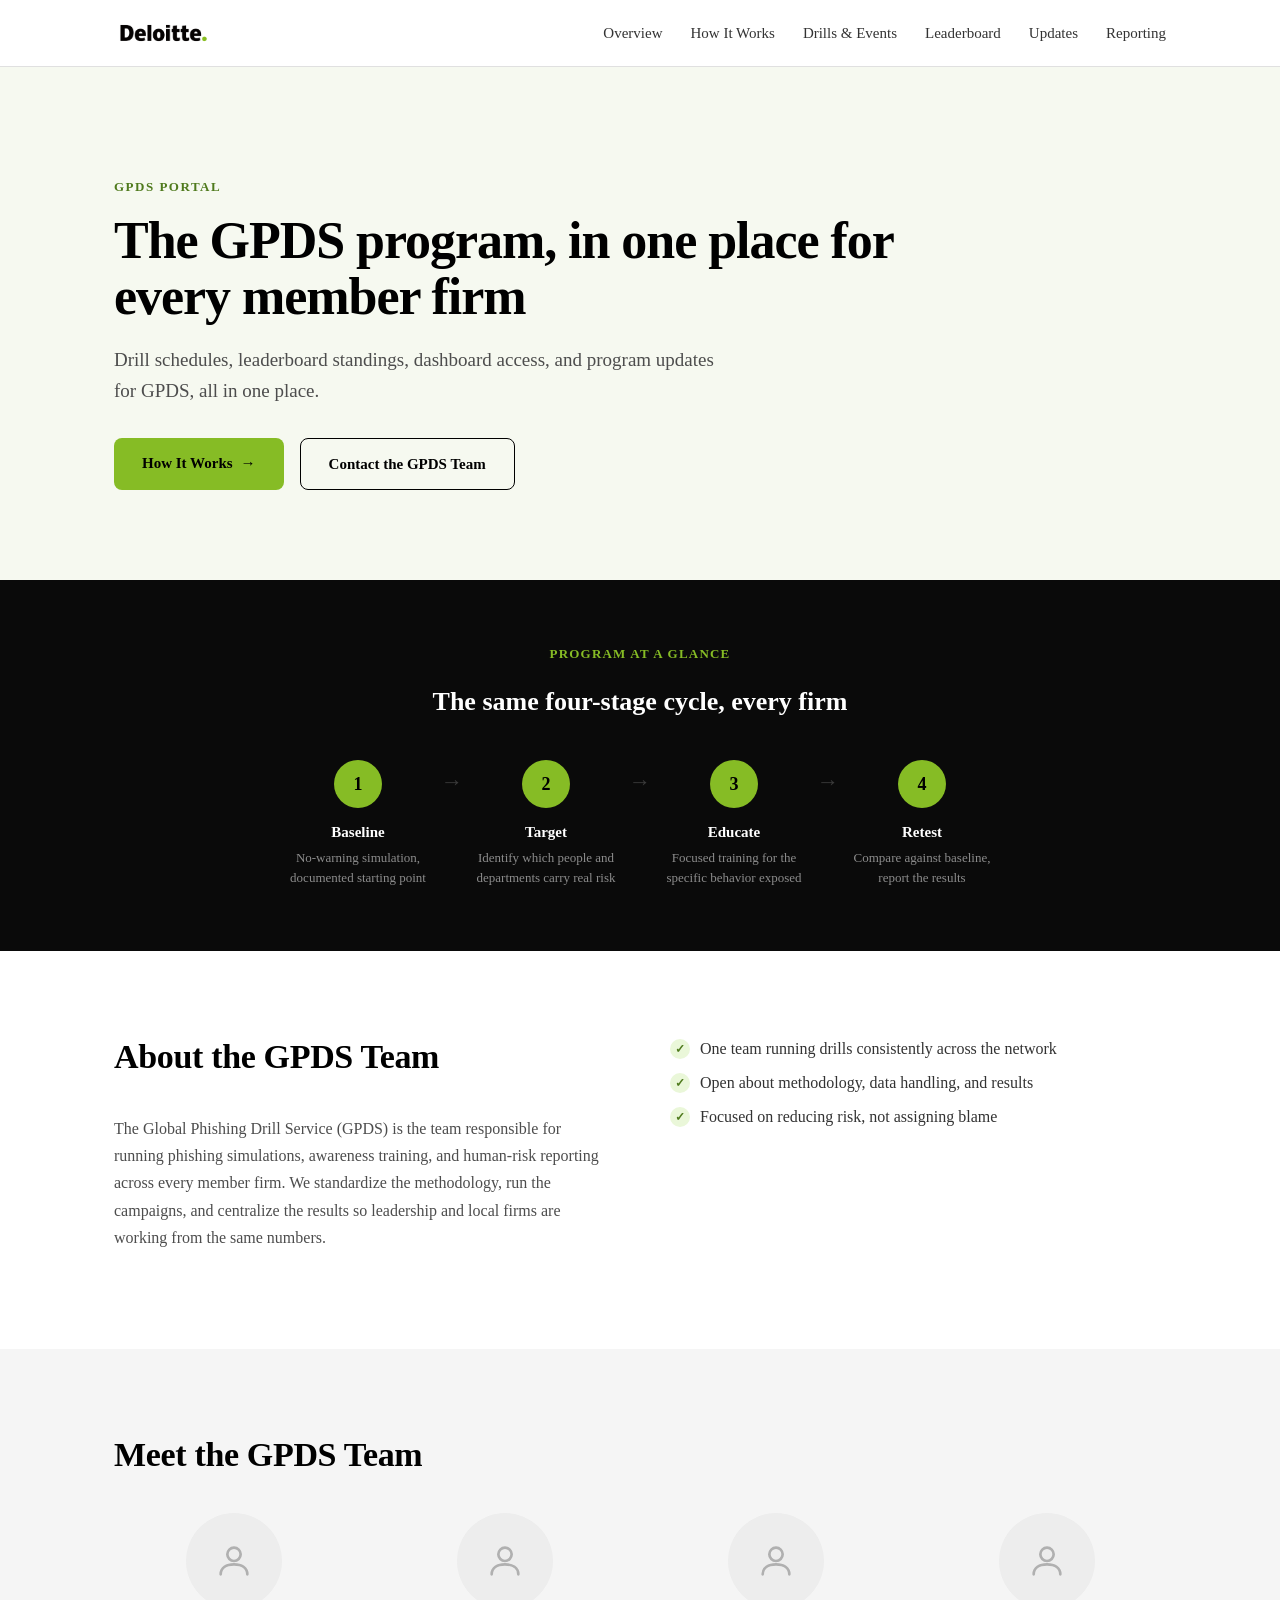
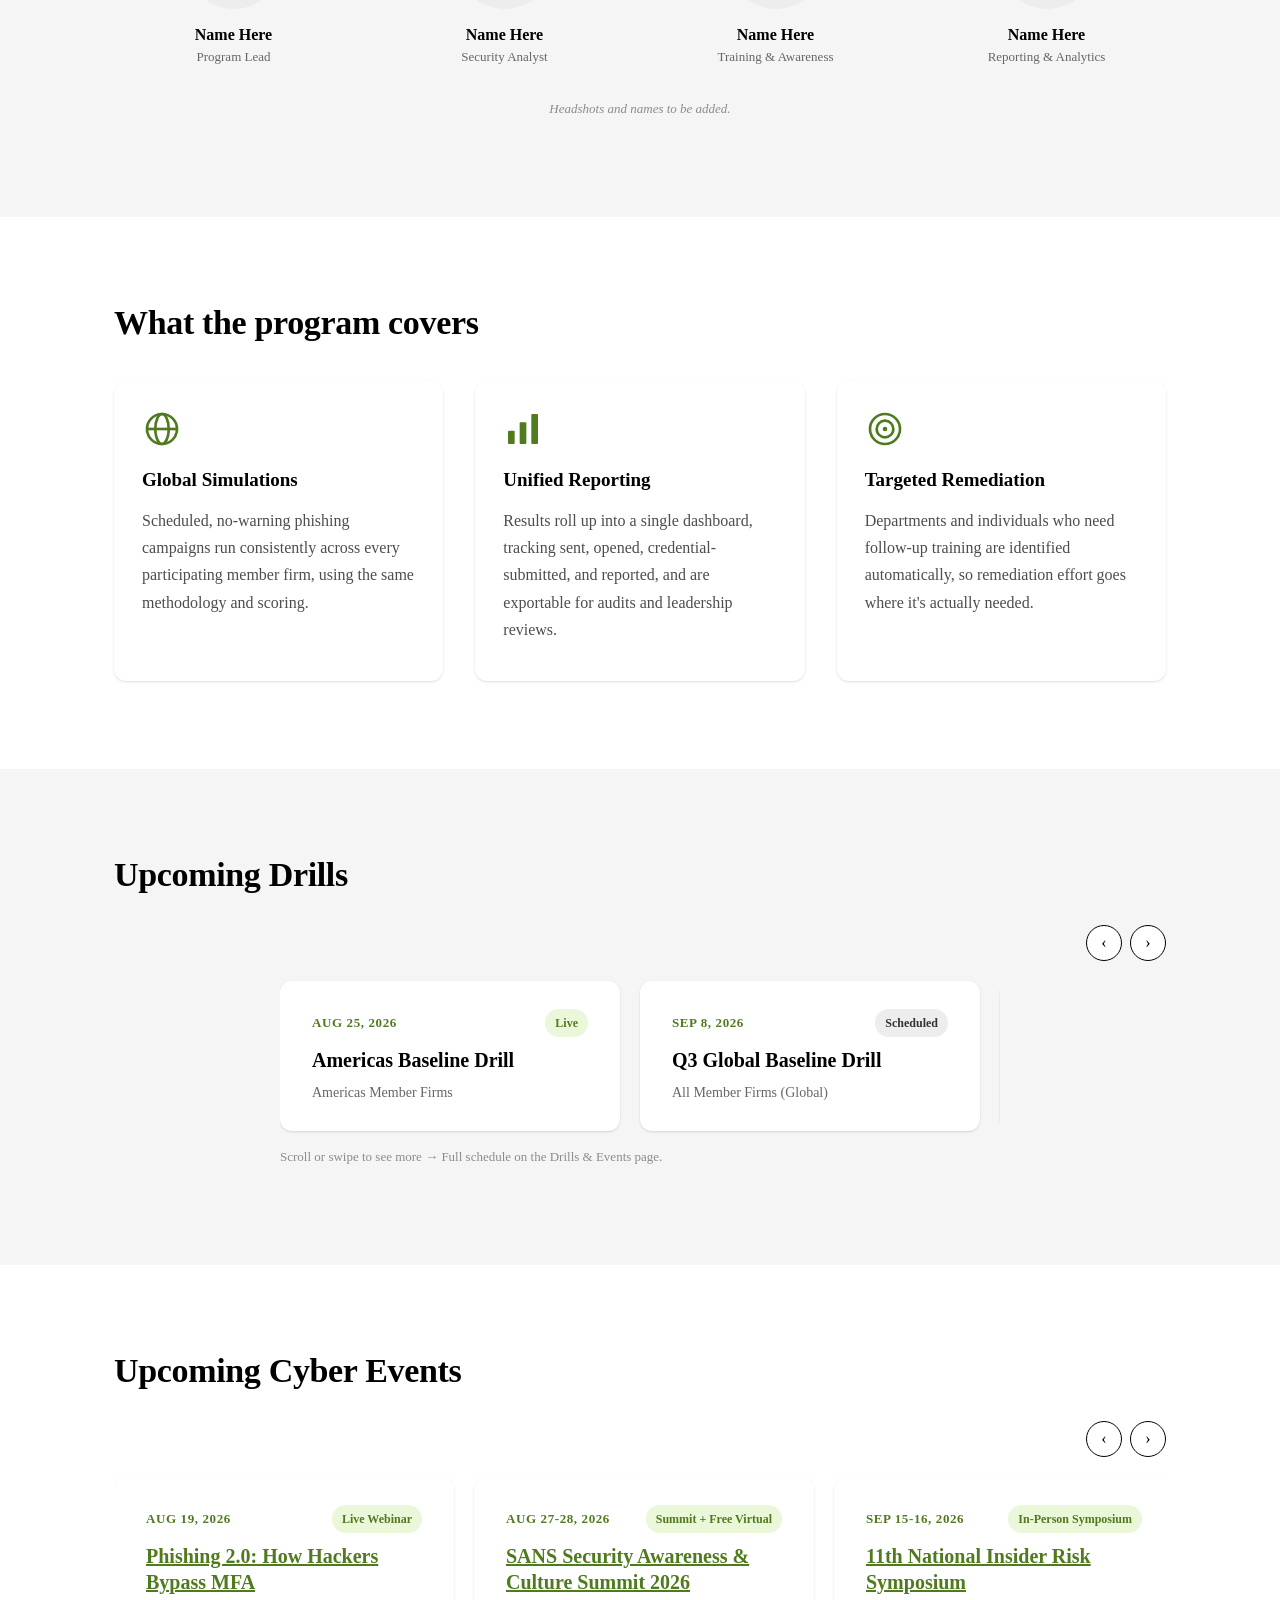
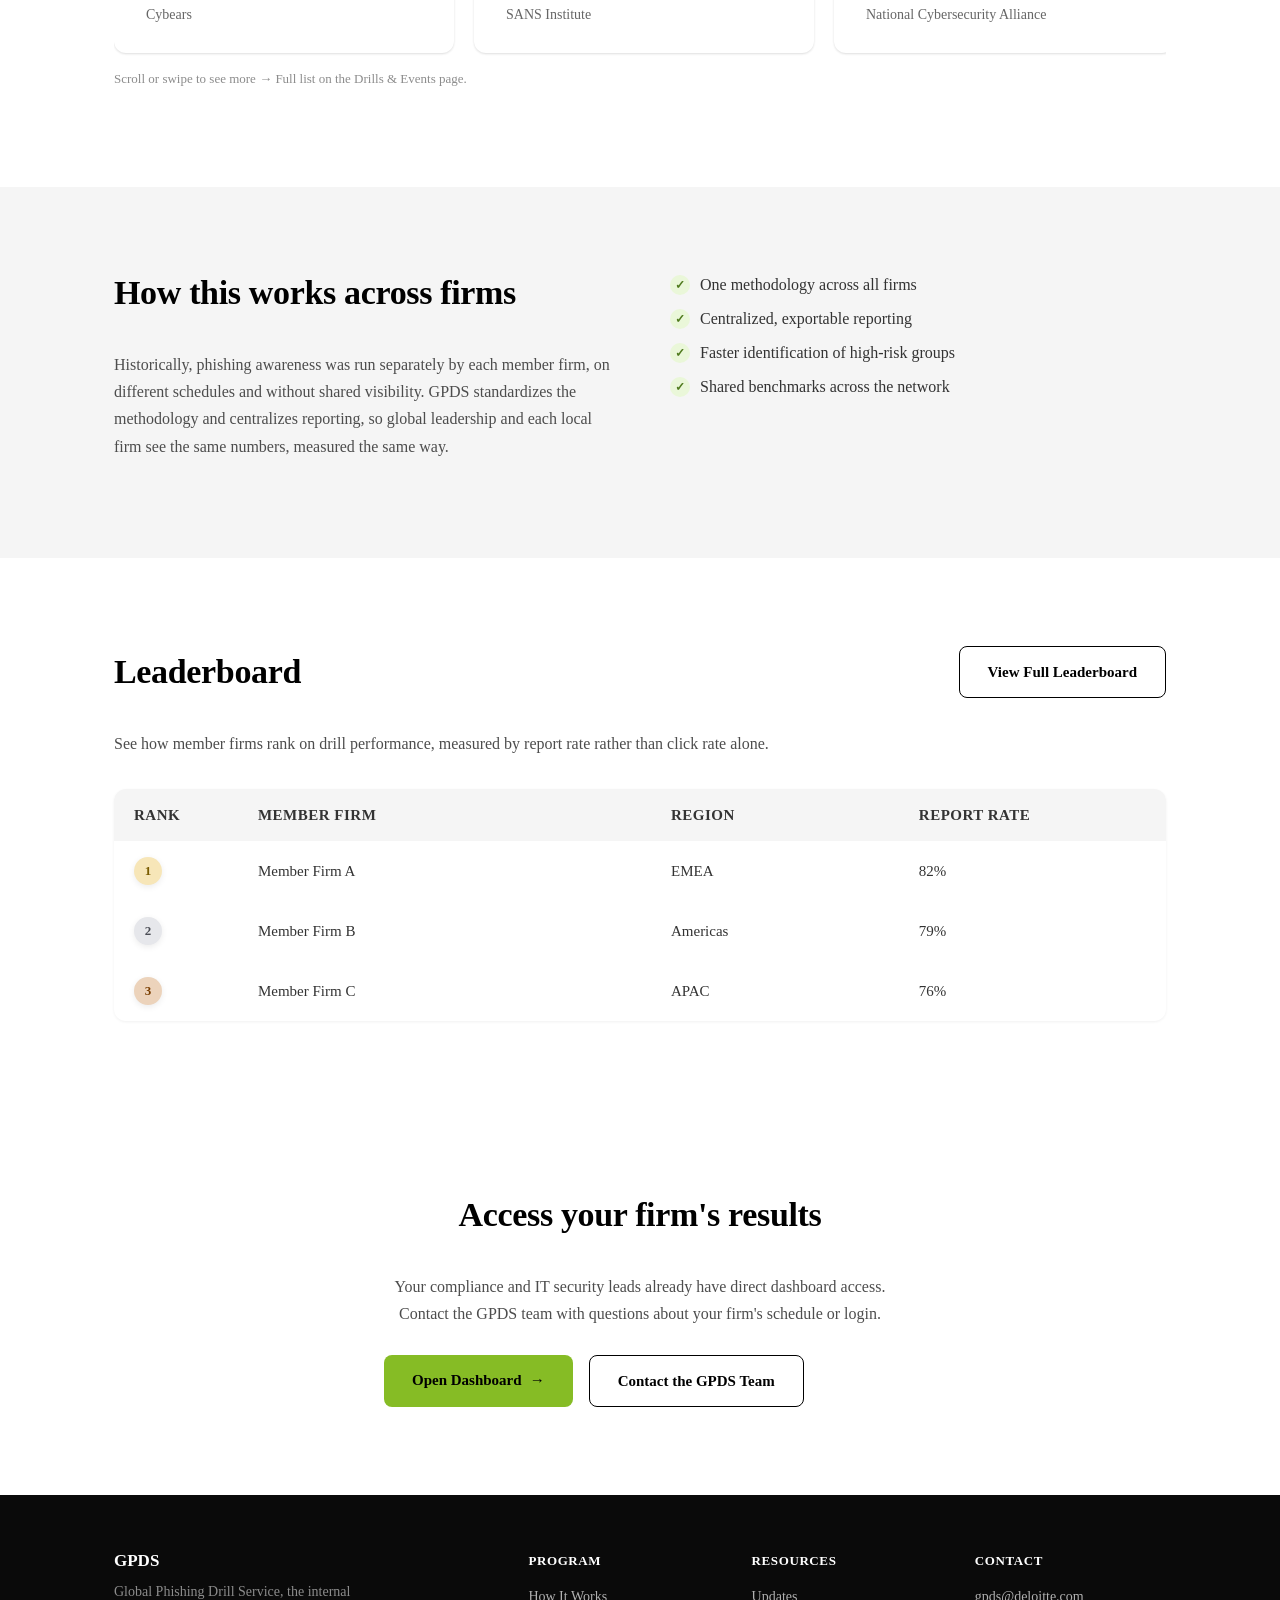
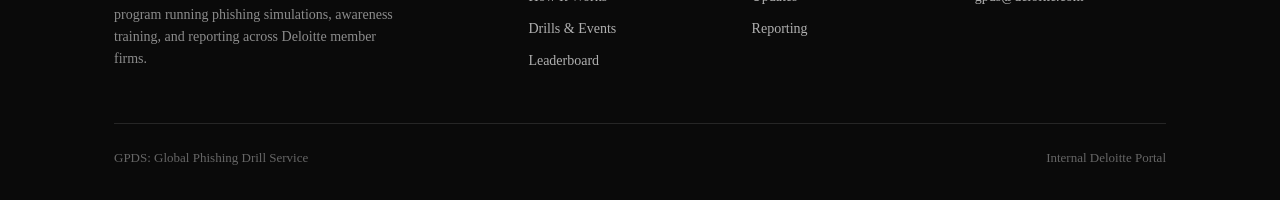
<file: index.html>
<!DOCTYPE html>
<html data-wf-page="6a84ca4a39752c349e0c8595" data-wf-site="6a84ca4639752c349e0c8563">
<head>
  <meta charset="utf-8">
  <title>Daré&#x27;s DLE Site</title>
  <meta content="width=device-width, initial-scale=1" name="viewport">
  <meta content="Webflow" name="generator">
  <link href="css/normalize.css" rel="stylesheet" type="text/css">
  <link href="css/webflow.css" rel="stylesheet" type="text/css">
  <link href="css/dares-dle-site.webflow.css" rel="stylesheet" type="text/css">
  <script type="text/javascript">!function(o,c){var n=c.documentElement,t=" w-mod-";n.className+=t+"js",("ontouchstart"in o||o.DocumentTouch&&c instanceof DocumentTouch)&&(n.className+=t+"touch")}(window,document);</script>
  <link href="images/favicon.ico" rel="shortcut icon" type="image/x-icon">
  <link href="images/webclip.png" rel="apple-touch-icon">
  <script type="application/ld+json">
{
  "@context": "https://schema.org",
  "@graph": [
    {
      "@id": "https://dares-dle-site.webflow.io/#website",
      "@type": "WebSite",
      "description": "Drill schedules, leaderboard standings, dashboard access, and program updates for GPDS member firms.",
      "inLanguage": "en",
      "name": "GPDS: Global Phishing Drill Service",
      "publisher": {
        "@id": "https://dares-dle-site.webflow.io/#organization"
      },
      "url": "https://dares-dle-site.webflow.io/"
    },
    {
      "@id": "https://dares-dle-site.webflow.io/#organization",
      "@type": "Organization",
      "alternateName": "GPDS",
      "logo": {
        "@type": "ImageObject",
        "url": "https://s3.amazonaws.com/webflow-prod-assets/6a84ca4639752c349e0c8563/6a8eeaf5077d4d5e4163ec50_1deloitte.png"
      },
      "name": "GPDS: Global Phishing Drill Service",
      "url": "https://dares-dle-site.webflow.io/"
    },
    {
      "@id": "https://dares-dle-site.webflow.io/#webpage",
      "@type": "WebPage",
      "about": {
        "@id": "https://dares-dle-site.webflow.io/#organization"
      },
      "inLanguage": "en",
      "isPartOf": {
        "@id": "https://dares-dle-site.webflow.io/#website"
      },
      "name": "The GPDS program, in one place for every member firm",
      "url": "https://dares-dle-site.webflow.io/"
    }
  ]
}
</script>
</head>
<body>
  <div class="dle-page">
    <header class="dle-header">
      <div class="dle-header-inner">
        <a href="index.html" aria-current="page" class="dle-logo w--current"><img src="images/1deloitte.png" loading="lazy" sizes="100vw" srcset="images/1deloitte.png 500w, images/1deloitte.png 800w, images/1deloitte.png 1080w, images/1deloitte.png 1600w, images/1deloitte.png 2000w, images/1deloitte.png 2172w" alt="Deloitte" class="dle-logo-img"></a>
        <nav class="dle-nav">
          <a href="index.html" aria-current="page" class="dle-nav-link w--current">Overview</a>
          <a href="how-it-works.html" class="dle-nav-link">How It Works</a>
          <a href="upcoming-drills.html" class="dle-nav-link">Drills &amp; Events</a>
          <a href="leaderboard.html" class="dle-nav-link">Leaderboard</a>
          <a href="updates.html" class="dle-nav-link">Updates</a>
          <a href="reporting.html" class="dle-nav-link">Reporting</a>
        </nav>
      </div>
    </header>
    <section class="dle-hero">
      <div class="dle-container">
        <p class="dle-eyebrow">GPDS Portal</p>
        <h1 class="dle-h1">The GPDS program, in one place for every member firm</h1>
        <p class="dle-lead">Drill schedules, leaderboard standings, dashboard access, and program updates for GPDS, all in one place.</p>
        <div class="dle-cta-row">
          <a href="how-it-works.html" class="dle-btn dle-btn-primary">How It Works</a>
          <a href="mailto:gpds@deloitte.com" class="dle-btn dle-btn-secondary">Contact the GPDS Team</a>
        </div>
      </div>
    </section>
    <section class="dle-glance-band">
      <div class="dle-container">
        <p class="dle-glance-eyebrow">Program at a Glance</p>
        <h2 class="dle-glance-heading">The same four-stage cycle, every firm</h2>
        <div class="dle-glance-grid">
          <div class="dle-glance-item"><span class="dle-glance-num">1</span><span class="dle-glance-title">Baseline</span><span class="dle-glance-desc">No-warning simulation, documented starting point</span></div><span class="dle-glance-arrow">→</span>
          <div class="dle-glance-item"><span class="dle-glance-num">2</span><span class="dle-glance-title">Target</span><span class="dle-glance-desc">Identify which people and departments carry real risk</span></div><span class="dle-glance-arrow">→</span>
          <div class="dle-glance-item"><span class="dle-glance-num">3</span><span class="dle-glance-title">Educate</span><span class="dle-glance-desc">Focused training for the specific behavior exposed</span></div><span class="dle-glance-arrow">→</span>
          <div class="dle-glance-item"><span class="dle-glance-num">4</span><span class="dle-glance-title">Retest</span><span class="dle-glance-desc">Compare against baseline, report the results</span></div>
        </div>
      </div>
    </section>
    <section class="dle-section">
      <div class="dle-container dle-split">
        <div>
          <h2 class="dle-h2">About the GPDS Team</h2>
          <p class="dle-body">The Global Phishing Drill Service (GPDS) is the team responsible for running phishing simulations, awareness training, and human-risk reporting across every member firm. We standardize the methodology, run the campaigns, and centralize the results so leadership and local firms are working from the same numbers.</p>
        </div>
        <div>
          <ul role="list" class="dle-list">
            <li class="dle-list-item"><span class="dle-check">✓</span>One team running drills consistently across the network</li>
            <li class="dle-list-item"><span class="dle-check">✓</span>Open about methodology, data handling, and results</li>
            <li class="dle-list-item"><span class="dle-check">✓</span>Focused on reducing risk, not assigning blame</li>
          </ul>
        </div>
      </div>
    </section>
    <section class="dle-section dle-section-alt">
      <div class="dle-container">
        <h2 class="dle-h2">Meet the GPDS Team</h2>
        <div class="dle-team-grid">
          <div class="dle-team-card">
            <div class="dle-team-avatar"><svg xmlns="http://www.w3.org/2000/svg" fill="none" viewbox="0 0 24 24" class="dle-team-avatar-icon dle-team-avatar-icon">
                <circle stroke-width="1.6" stroke="currentColor" r="4" cy="8" cx="12"></circle>
                <path stroke-linecap="round" stroke-width="1.6" stroke="currentColor" d="M4 20c0-4 3.5-6 8-6s8 2 8 6"></path>
              </svg></div>
            <div class="dle-team-name">Name Here</div>
            <div class="dle-team-role">Program Lead</div>
          </div>
          <div class="dle-team-card">
            <div class="dle-team-avatar"><svg xmlns="http://www.w3.org/2000/svg" fill="none" viewbox="0 0 24 24" class="dle-team-avatar-icon dle-team-avatar-icon">
                <circle stroke-width="1.6" stroke="currentColor" r="4" cy="8" cx="12"></circle>
                <path stroke-linecap="round" stroke-width="1.6" stroke="currentColor" d="M4 20c0-4 3.5-6 8-6s8 2 8 6"></path>
              </svg></div>
            <div class="dle-team-name">Name Here</div>
            <div class="dle-team-role">Security Analyst</div>
          </div>
          <div class="dle-team-card">
            <div class="dle-team-avatar"><svg xmlns="http://www.w3.org/2000/svg" fill="none" viewbox="0 0 24 24" class="dle-team-avatar-icon dle-team-avatar-icon">
                <circle stroke-width="1.6" stroke="currentColor" r="4" cy="8" cx="12"></circle>
                <path stroke-linecap="round" stroke-width="1.6" stroke="currentColor" d="M4 20c0-4 3.5-6 8-6s8 2 8 6"></path>
              </svg></div>
            <div class="dle-team-name">Name Here</div>
            <div class="dle-team-role">Training &amp; Awareness</div>
          </div>
          <div class="dle-team-card">
            <div class="dle-team-avatar"><svg xmlns="http://www.w3.org/2000/svg" fill="none" viewbox="0 0 24 24" class="dle-team-avatar-icon dle-team-avatar-icon">
                <circle stroke-width="1.6" stroke="currentColor" r="4" cy="8" cx="12"></circle>
                <path stroke-linecap="round" stroke-width="1.6" stroke="currentColor" d="M4 20c0-4 3.5-6 8-6s8 2 8 6"></path>
              </svg></div>
            <div class="dle-team-name">Name Here</div>
            <div class="dle-team-role">Reporting &amp; Analytics</div>
          </div>
        </div>
        <p class="dle-team-note">Headshots and names to be added.</p>
      </div>
    </section>
    <section class="dle-section">
      <div class="dle-container">
        <h2 class="dle-h2">What the program covers</h2>
        <div class="dle-grid-3">
          <div class="dle-card">
            <div class="dle-card-icon w-embed"><svg viewbox="0 0 24 24" fill="none" xmlns="http://www.w3.org/2000/svg" width="100%" height="100%">
                <circle cx="12" cy="12" r="9" stroke="currentColor" stroke-width="1.6"></circle>
                <ellipse cx="12" cy="12" rx="4" ry="9" stroke="currentColor" stroke-width="1.6"></ellipse>
                <path d="M3 12H21" stroke="currentColor" stroke-width="1.6"></path>
              </svg></div>
            <h3 class="dle-h3">Global Simulations</h3>
            <p class="dle-body">Scheduled, no-warning phishing campaigns run consistently across every participating member firm, using the same methodology and scoring.</p>
          </div>
          <div class="dle-card">
            <div class="dle-card-icon w-embed"><svg viewbox="0 0 24 24" fill="none" xmlns="http://www.w3.org/2000/svg" width="100%" height="100%">
                <rect x="3" y="13" width="4" height="8" rx="0.6" fill="currentColor"></rect>
                <rect x="10" y="8" width="4" height="13" rx="0.6" fill="currentColor"></rect>
                <rect x="17" y="3" width="4" height="18" rx="0.6" fill="currentColor"></rect>
              </svg></div>
            <h3 class="dle-h3">Unified Reporting</h3>
            <p class="dle-body">Results roll up into a single dashboard, tracking sent, opened, credential-submitted, and reported, and are exportable for audits and leadership reviews.</p>
          </div>
          <div class="dle-card">
            <div class="dle-card-icon w-embed"><svg viewbox="0 0 24 24" fill="none" xmlns="http://www.w3.org/2000/svg" width="100%" height="100%">
                <circle cx="12" cy="12" r="9" stroke="currentColor" stroke-width="1.6"></circle>
                <circle cx="12" cy="12" r="5" stroke="currentColor" stroke-width="1.6"></circle>
                <circle cx="12" cy="12" r="1.4" fill="currentColor"></circle>
              </svg></div>
            <h3 class="dle-h3">Targeted Remediation</h3>
            <p class="dle-body">Departments and individuals who need follow-up training are identified automatically, so remediation effort goes where it&#x27;s actually needed.</p>
          </div>
        </div>
      </div>
    </section>
    <section class="dle-section dle-section-alt">
      <div class="dle-container">
        <h2 class="dle-h2">Upcoming Drills</h2>
        <div class="dle-hscroll-nav-row">
          <div class="dle-hscroll-nav">
            <a type="button" aria-label="Scroll left" href="#" class="dle-hscroll-arrow w-button">‹</a>
            <a type="button" aria-label="Scroll right" href="#" class="dle-hscroll-arrow w-button">›</a>
          </div>
        </div>
        <div id="drills-carousel-slot" class="dle-carousel-shell">
          <div>
            <div class="dle-hscroll">
              <div class="dle-hscroll-item">
                <div class="dle-carousel-card">
                  <div class="dle-carousel-card-top"><span class="dle-carousel-date">Aug 25, 2026</span>
                    <div class="dle-badge-group"><span class="dle-status dle-status-live">Live</span></div>
                  </div>
                  <div class="dle-carousel-title">Americas Baseline Drill</div>
                  <div class="dle-carousel-sub">Americas Member Firms</div>
                </div>
              </div>
              <div class="dle-hscroll-item">
                <div class="dle-carousel-card">
                  <div class="dle-carousel-card-top"><span class="dle-carousel-date">Sep 8, 2026</span><span class="dle-status dle-status-scheduled">Scheduled</span></div>
                  <div class="dle-carousel-title">Q3 Global Baseline Drill</div>
                  <div class="dle-carousel-sub">All Member Firms (Global)</div>
                </div>
              </div>
              <div class="dle-hscroll-item">
                <div class="dle-carousel-card">
                  <div class="dle-carousel-card-top"><span class="dle-carousel-date">Sep 22, 2026</span><span class="dle-status dle-status-scheduled">Scheduled</span></div>
                  <div class="dle-carousel-title">APAC Targeted Follow-Up</div>
                  <div class="dle-carousel-sub">APAC Member Firms</div>
                </div>
              </div>
              <div class="dle-hscroll-item">
                <div class="dle-carousel-card">
                  <div class="dle-carousel-card-top"><span class="dle-carousel-date">Oct 6, 2026</span><span class="dle-status dle-status-scheduled">Scheduled</span></div>
                  <div class="dle-carousel-title">EMEA Retest Cycle</div>
                  <div class="dle-carousel-sub">EMEA Member Firms</div>
                </div>
              </div>
            </div>
            <p class="dle-hscroll-hint">Scroll or swipe to see more → Full schedule on the Drills &amp; Events page.</p>
          </div>
        </div>
      </div>
    </section>
    <section class="dle-section">
      <div class="dle-container">
        <h2 class="dle-h2">Upcoming Cyber Events</h2>
        <div class="dle-hscroll-nav-row">
          <div class="dle-hscroll-nav">
            <a type="button" aria-label="Scroll left" href="#" class="dle-hscroll-arrow w-button">‹</a>
            <a type="button" aria-label="Scroll right" href="#" class="dle-hscroll-arrow w-button">›</a>
          </div>
        </div>
        <div class="dle-hscroll">
          <div class="dle-hscroll-item">
            <div class="dle-carousel-card">
              <div class="dle-carousel-card-top"><span class="dle-carousel-date">Aug 19, 2026</span><span class="dle-event-format">Live Webinar</span></div>
              <div class="dle-carousel-title">
                <a href="https://events.cybears.net/register" class="dle-event-link">Phishing 2.0: How Hackers Bypass MFA</a>
              </div>
              <div class="dle-carousel-sub">Cybears</div>
            </div>
          </div>
          <div class="dle-hscroll-item">
            <div class="dle-carousel-card">
              <div class="dle-carousel-card-top"><span class="dle-carousel-date">Aug 27-28, 2026</span><span class="dle-event-format">Summit + Free Virtual</span></div>
              <div class="dle-carousel-title">
                <a href="https://www.sans.org/cyber-security-training-events/security-awareness-summit-2026" class="dle-event-link">SANS Security Awareness &amp; Culture Summit 2026</a>
              </div>
              <div class="dle-carousel-sub">SANS Institute</div>
            </div>
          </div>
          <div class="dle-hscroll-item">
            <div class="dle-carousel-card">
              <div class="dle-carousel-card-top"><span class="dle-carousel-date">Sep 15-16, 2026</span><span class="dle-event-format">In-Person Symposium</span></div>
              <div class="dle-carousel-title">
                <a href="https://www.staysafeonline.org/events/11th-national-insider-risk-symposium" class="dle-event-link">11th National Insider Risk Symposium</a>
              </div>
              <div class="dle-carousel-sub">National Cybersecurity Alliance</div>
            </div>
          </div>
          <div class="dle-hscroll-item">
            <div class="dle-carousel-card">
              <div class="dle-carousel-card-top"><span class="dle-carousel-date">Sep 17, 2026</span><span class="dle-event-format">Live Webinar</span></div>
              <div class="dle-carousel-title">
                <a href="https://www.infosecurity-magazine.com/webinars/prm/security-awareness-programme/" class="dle-event-link">Your Security Awareness Programme Isn&#x27;t Failing</a>
              </div>
              <div class="dle-carousel-sub">Infosecurity Magazine</div>
            </div>
          </div>
        </div>
        <p class="dle-hscroll-hint">Scroll or swipe to see more → Full list on the Drills &amp; Events page.</p>
      </div>
    </section>
    <section class="dle-section dle-section-alt">
      <div class="dle-container dle-split">
        <div>
          <h2 class="dle-h2">How this works across firms</h2>
          <p class="dle-body">Historically, phishing awareness was run separately by each member firm, on different schedules and without shared visibility. GPDS standardizes the methodology and centralizes reporting, so global leadership and each local firm see the same numbers, measured the same way.</p>
        </div>
        <div>
          <ul role="list" class="dle-list">
            <li class="dle-list-item"><span class="dle-check">✓</span>One methodology across all firms</li>
            <li class="dle-list-item"><span class="dle-check">✓</span>Centralized, exportable reporting</li>
            <li class="dle-list-item"><span class="dle-check">✓</span>Faster identification of high-risk groups</li>
            <li class="dle-list-item"><span class="dle-check">✓</span>Shared benchmarks across the network</li>
          </ul>
        </div>
      </div>
    </section>
    <section class="dle-section">
      <div class="dle-container">
        <div class="dle-lbprev-header-row">
          <h2 class="dle-h2 dle-lbprev-title">Leaderboard</h2>
          <a href="leaderboard.html" class="dle-btn dle-btn-secondary">View Full Leaderboard</a>
        </div>
        <p class="dle-body inline-p-0">See how member firms rank on drill performance, measured by report rate rather than click rate alone.</p>
        <div class="dle-table">
          <div class="dle-lbprev-row dle-table-row-head">
            <div class="dle-table-cell">Rank</div>
            <div class="dle-table-cell">Member Firm</div>
            <div class="dle-table-cell">Region</div>
            <div class="dle-table-cell dle-lbprev-hide-mobile">Report Rate</div>
          </div>
          <div class="dle-lbprev-row">
            <div class="dle-table-cell"><span class="dle-rank dle-rank-gold">1</span></div>
            <div class="dle-table-cell">Member Firm A</div>
            <div class="dle-table-cell">EMEA</div>
            <div class="dle-table-cell dle-lbprev-hide-mobile">82%</div>
          </div>
          <div class="dle-lbprev-row">
            <div class="dle-table-cell"><span class="dle-rank dle-rank-silver">2</span></div>
            <div class="dle-table-cell">Member Firm B</div>
            <div class="dle-table-cell">Americas</div>
            <div class="dle-table-cell dle-lbprev-hide-mobile">79%</div>
          </div>
          <div class="dle-lbprev-row">
            <div class="dle-table-cell"><span class="dle-rank dle-rank-bronze">3</span></div>
            <div class="dle-table-cell">Member Firm C</div>
            <div class="dle-table-cell">APAC</div>
            <div class="dle-table-cell dle-lbprev-hide-mobile">76%</div>
          </div>
        </div>
      </div>
    </section>
    <section class="dle-section dle-cta-section">
      <div class="dle-container dle-cta-center">
        <h2 class="dle-h2">Access your firm&#x27;s results</h2>
        <p class="dle-body dle-cta-body">Your compliance and IT security leads already have direct dashboard access. Contact the GPDS team with questions about your firm&#x27;s schedule or login.</p>
        <div class="dle-cta-row">
          <a href="#" class="dle-btn dle-btn-primary">Open Dashboard</a>
          <a href="mailto:gpds@deloitte.com" class="dle-btn dle-btn-secondary">Contact the GPDS Team</a>
        </div>
      </div>
    </section>
    <footer class="dle-footer-v2">
      <div class="dle-container">
        <div class="dle-footer-grid">
          <div>
            <div class="dle-footer-brand-text">GPDS</div>
            <p class="dle-footer-desc">Global Phishing Drill Service, the internal program running phishing simulations, awareness training, and reporting across Deloitte member firms.</p>
          </div>
          <div>
            <div class="dle-footer-col-title">Program</div>
            <a href="how-it-works.html" class="dle-footer-col-link">How It Works</a>
            <a href="upcoming-drills.html" class="dle-footer-col-link">Drills &amp; Events</a>
            <a href="leaderboard.html" class="dle-footer-col-link">Leaderboard</a>
          </div>
          <div>
            <div class="dle-footer-col-title">Resources</div>
            <a href="updates.html" class="dle-footer-col-link">Updates</a>
            <a href="reporting.html" class="dle-footer-col-link">Reporting</a>
          </div>
          <div>
            <div class="dle-footer-col-title">Contact</div>
            <a href="mailto:gpds@deloitte.com" class="dle-footer-col-link">gpds@deloitte.com</a>
          </div>
        </div>
        <div class="dle-footer-bottom"><span>GPDS: Global Phishing Drill Service</span><span>Internal Deloitte Portal</span></div>
      </div>
    </footer>
  </div>
  <script src="https://d3e54v103j8qbb.cloudfront.net/js/jquery-3.5.1.min.dc5e7f18c8.js?site=6a84ca4639752c349e0c8563" type="text/javascript" integrity="sha256-9/aliU8dGd2tb6OSsuzixeV4y/faTqgFtohetphbbj0=" crossorigin="anonymous"></script>
  <script src="js/webflow.js" type="text/javascript"></script>
</body>
</html>
</file>
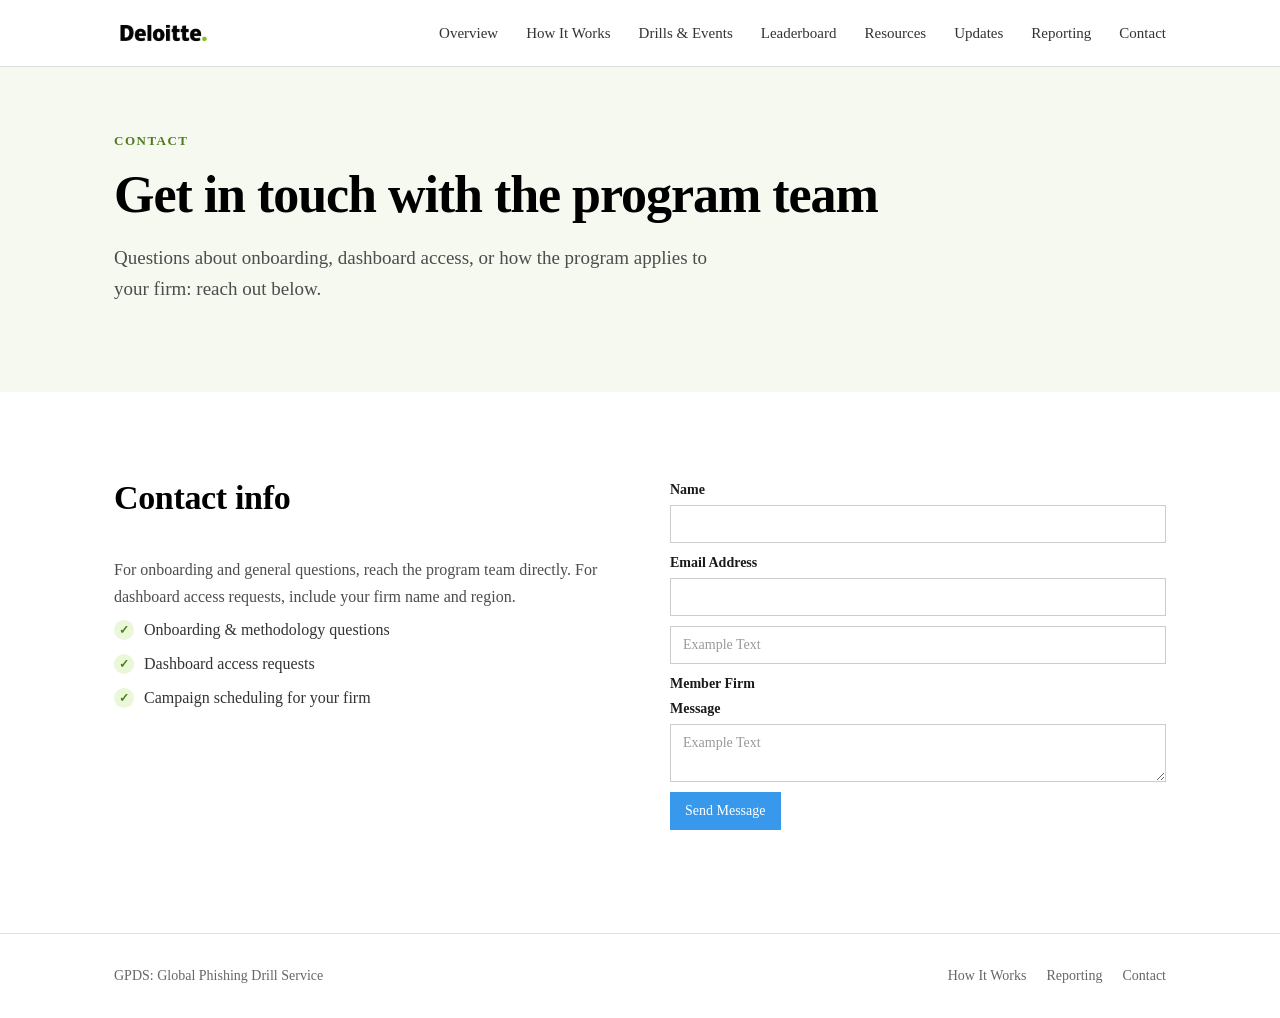
<file: contact.html>
<!DOCTYPE html>
<html data-wf-page="6a84cc2a012ba0cbbc4e13cf" data-wf-site="6a84ca4639752c349e0c8563">
<head>
  <meta charset="utf-8">
  <title>Contact | Global Phishing Simulation Program</title>
  <meta content="Get in touch with the global phishing simulation program team." name="description">
  <meta content="width=device-width, initial-scale=1" name="viewport">
  <meta content="Webflow" name="generator">
  <link href="css/normalize.css" rel="stylesheet" type="text/css">
  <link href="css/webflow.css" rel="stylesheet" type="text/css">
  <link href="css/dares-dle-site.webflow.css" rel="stylesheet" type="text/css">
  <script type="text/javascript">!function(o,c){var n=c.documentElement,t=" w-mod-";n.className+=t+"js",("ontouchstart"in o||o.DocumentTouch&&c instanceof DocumentTouch)&&(n.className+=t+"touch")}(window,document);</script>
  <link href="images/favicon.ico" rel="shortcut icon" type="image/x-icon">
  <link href="images/webclip.png" rel="apple-touch-icon">
  <script type="application/ld+json">
{
  "@context": "https://schema.org",
  "@type": "ContactPage",
  "breadcrumb": {
    "@type": "BreadcrumbList",
    "itemListElement": [
      {
        "@type": "ListItem",
        "item": "https://dares-dle-site.webflow.io/",
        "name": "Overview",
        "position": 1
      },
      {
        "@type": "ListItem",
        "name": "Contact",
        "position": 2
      }
    ]
  },
  "description": "Get in touch with the global phishing simulation program team.",
  "inLanguage": "en",
  "isPartOf": {
    "@id": "https://dares-dle-site.webflow.io/#website"
  },
  "name": "Contact",
  "url": "https://dares-dle-site.webflow.io/contact"
}
</script>
</head>
<body>
  <div class="dle-page">
    <header class="dle-header">
      <div class="dle-header-inner">
        <a href="index.html" class="dle-logo"><img src="images/1deloitte.png" loading="lazy" alt="Deloitte" class="dle-logo-img"></a>
        <nav class="dle-nav">
          <a href="index.html" class="dle-nav-link">Overview</a>
          <a href="how-it-works.html" class="dle-nav-link">How It Works</a>
          <a href="upcoming-drills.html" class="dle-nav-link">Drills &amp; Events</a>
          <a href="leaderboard.html" class="dle-nav-link">Leaderboard</a>
          <a href="resources.html" class="dle-nav-link">Resources</a>
          <a href="updates.html" class="dle-nav-link">Updates</a>
          <a href="reporting.html" class="dle-nav-link">Reporting</a>
          <a href="contact.html" aria-current="page" class="dle-nav-link w--current">Contact</a>
        </nav>
      </div>
    </header>
    <section class="dle-hero dle-hero-sm">
      <div class="dle-container">
        <p class="dle-eyebrow">Contact</p>
        <h1 class="dle-h1">Get in touch with the program team</h1>
        <p class="dle-lead">Questions about onboarding, dashboard access, or how the program applies to your firm: reach out below.</p>
      </div>
    </section>
    <section class="dle-section">
      <div class="dle-container dle-split">
        <div>
          <h2 class="dle-h2">Contact info</h2>
          <p class="dle-body">For onboarding and general questions, reach the program team directly. For dashboard access requests, include your firm name and region.</p>
          <ul role="list" class="dle-list">
            <li class="dle-list-item"><span class="dle-check">✓</span>Onboarding &amp; methodology questions</li>
            <li class="dle-list-item"><span class="dle-check">✓</span>Dashboard access requests</li>
            <li class="dle-list-item"><span class="dle-check">✓</span>Campaign scheduling for your firm</li>
          </ul>
        </div>
        <div class="dle-form-slot">
          <div class="w-form">
            <form id="email-form" name="email-form" data-name="Email Form" method="get" data-wf-page-id="6a84cc2a012ba0cbbc4e13cf" data-wf-element-id="76f05972-5c6b-7da3-f053-de852694bc40"><label for="name">Name</label><input class="w-input" maxlength="256" name="name" data-name="Name" placeholder="" type="text" id="name"><label for="email">Email Address</label><input class="w-input" maxlength="256" name="email" data-name="Email" placeholder="" type="email" id="email" required=""><input class="w-input" maxlength="256" name="field" data-name="Field" placeholder="Example Text" type="text" id="field" required=""><label for="">Member Firm</label><label for="">Message</label><textarea placeholder="Example Text" maxlength="5000" id="field-2" name="field-2" data-name="Field 2" class="w-input"></textarea><input type="submit" data-wait="Please wait..." class="w-button" value="Send Message"></form>
            <div class="w-form-done">
              <div>Thank you! Your submission has been received!</div>
            </div>
            <div class="w-form-fail">
              <div>Oops! Something went wrong while submitting the form.</div>
            </div>
          </div>
        </div>
      </div>
    </section>
    <footer class="dle-footer">
      <div class="dle-container dle-footer-inner"><span>GPDS: Global Phishing Drill Service</span>
        <nav class="dle-footer-nav">
          <a href="how-it-works.html" class="dle-footer-link">How It Works</a>
          <a href="reporting.html" class="dle-footer-link">Reporting</a>
          <a href="contact.html" aria-current="page" class="dle-footer-link w--current">Contact</a>
        </nav>
      </div>
    </footer>
  </div>
  <script src="https://d3e54v103j8qbb.cloudfront.net/js/jquery-3.5.1.min.dc5e7f18c8.js?site=6a84ca4639752c349e0c8563" type="text/javascript" integrity="sha256-9/aliU8dGd2tb6OSsuzixeV4y/faTqgFtohetphbbj0=" crossorigin="anonymous"></script>
  <script src="js/webflow.js" type="text/javascript"></script>
</body>
</html>
</file>
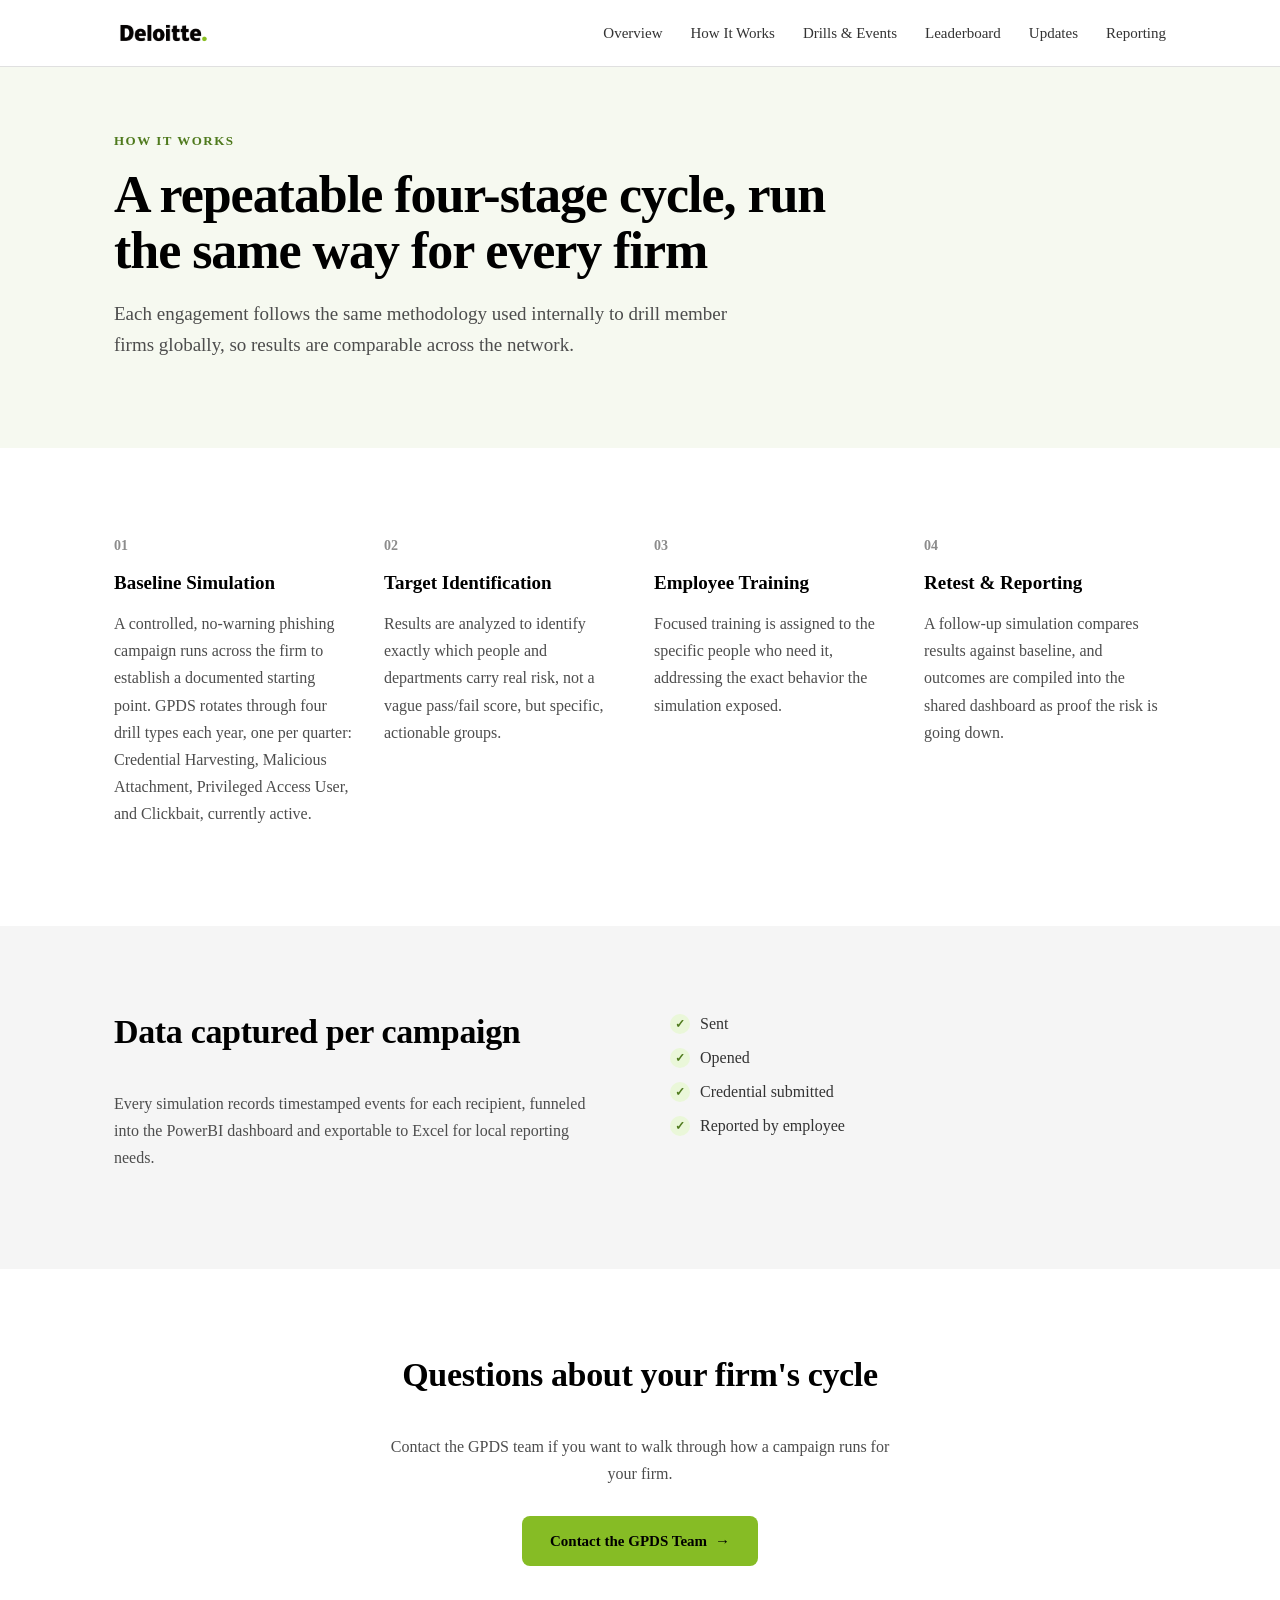
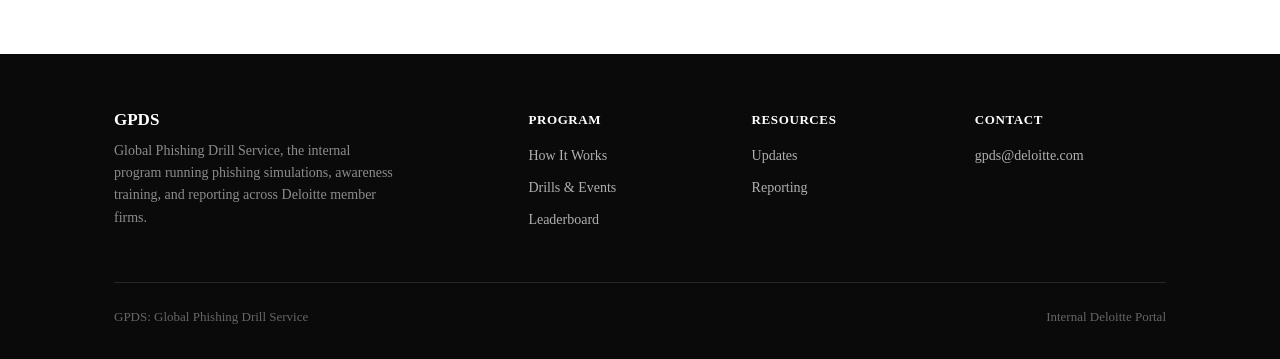
<file: how-it-works.html>
<!DOCTYPE html>
<html data-wf-page="6a84cc2a74175f786c9a4ae7" data-wf-site="6a84ca4639752c349e0c8563">
<head>
  <meta charset="utf-8">
  <title>How It Works | Global Phishing Simulation Program</title>
  <meta content="How the global phishing simulation program runs across member firms — from campaign design to reporting." name="description">
  <meta content="width=device-width, initial-scale=1" name="viewport">
  <meta content="Webflow" name="generator">
  <link href="css/normalize.css" rel="stylesheet" type="text/css">
  <link href="css/webflow.css" rel="stylesheet" type="text/css">
  <link href="css/dares-dle-site.webflow.css" rel="stylesheet" type="text/css">
  <script type="text/javascript">!function(o,c){var n=c.documentElement,t=" w-mod-";n.className+=t+"js",("ontouchstart"in o||o.DocumentTouch&&c instanceof DocumentTouch)&&(n.className+=t+"touch")}(window,document);</script>
  <link href="images/favicon.ico" rel="shortcut icon" type="image/x-icon">
  <link href="images/webclip.png" rel="apple-touch-icon">
  <script type="application/ld+json">
{
  "@context": "https://schema.org",
  "@type": "WebPage",
  "breadcrumb": {
    "@type": "BreadcrumbList",
    "itemListElement": [
      {
        "@type": "ListItem",
        "item": "https://dares-dle-site.webflow.io/",
        "name": "Overview",
        "position": 1
      },
      {
        "@type": "ListItem",
        "name": "How It Works",
        "position": 2
      }
    ]
  },
  "description": "How the global phishing simulation program runs across member firms — from campaign design to reporting.",
  "inLanguage": "en",
  "isPartOf": {
    "@id": "https://dares-dle-site.webflow.io/#website"
  },
  "name": "How It Works",
  "url": "https://dares-dle-site.webflow.io/how-it-works"
}
</script>
</head>
<body>
  <div class="dle-page">
    <header class="dle-header">
      <div class="dle-header-inner">
        <a href="index.html" class="dle-logo"><img src="images/1deloitte.png" loading="lazy" sizes="100vw" srcset="images/1deloitte.png 500w, images/1deloitte.png 800w, images/1deloitte.png 1080w, images/1deloitte.png 1600w, images/1deloitte.png 2000w, images/1deloitte.png 2172w" alt="Deloitte" class="dle-logo-img"></a>
        <nav class="dle-nav">
          <a href="index.html" class="dle-nav-link">Overview</a>
          <a href="how-it-works.html" aria-current="page" class="dle-nav-link w--current">How It Works</a>
          <a href="upcoming-drills.html" class="dle-nav-link">Drills &amp; Events</a>
          <a href="leaderboard.html" class="dle-nav-link">Leaderboard</a>
          <a href="updates.html" class="dle-nav-link">Updates</a>
          <a href="reporting.html" class="dle-nav-link">Reporting</a>
        </nav>
      </div>
    </header>
    <section class="dle-hero dle-hero-sm">
      <div class="dle-container">
        <p class="dle-eyebrow">How It Works</p>
        <h1 class="dle-h1">A repeatable four-stage cycle, run the same way for every firm</h1>
        <p class="dle-lead">Each engagement follows the same methodology used internally to drill member firms globally, so results are comparable across the network.</p>
      </div>
    </section>
    <section class="dle-section">
      <div class="dle-container">
        <div class="dle-steps">
          <div><span class="dle-step-num">01</span>
            <h3 class="dle-h3">Baseline Simulation</h3>
            <p class="dle-body">A controlled, no-warning phishing campaign runs across the firm to establish a documented starting point. GPDS rotates through four drill types each year, one per quarter: Credential Harvesting, Malicious Attachment, Privileged Access User, and Clickbait, currently active.</p>
          </div>
          <div><span class="dle-step-num">02</span>
            <h3 class="dle-h3">Target Identification</h3>
            <p class="dle-body">Results are analyzed to identify exactly which people and departments carry real risk, not a vague pass/fail score, but specific, actionable groups.</p>
          </div>
          <div><span class="dle-step-num">03</span>
            <h3 class="dle-h3">Employee Training</h3>
            <p class="dle-body">Focused training is assigned to the specific people who need it, addressing the exact behavior the simulation exposed.</p>
          </div>
          <div><span class="dle-step-num">04</span>
            <h3 class="dle-h3">Retest &amp; Reporting</h3>
            <p class="dle-body">A follow-up simulation compares results against baseline, and outcomes are compiled into the shared dashboard as proof the risk is going down.</p>
          </div>
        </div>
      </div>
    </section>
    <section class="dle-section dle-section-alt">
      <div class="dle-container dle-split">
        <div>
          <h2 class="dle-h2">Data captured per campaign</h2>
          <p class="dle-body">Every simulation records timestamped events for each recipient, funneled into the PowerBI dashboard and exportable to Excel for local reporting needs.</p>
        </div>
        <div>
          <ul role="list" class="dle-list">
            <li class="dle-list-item"><span class="dle-check">✓</span>Sent</li>
            <li class="dle-list-item"><span class="dle-check">✓</span>Opened</li>
            <li class="dle-list-item"><span class="dle-check">✓</span>Credential submitted</li>
            <li class="dle-list-item"><span class="dle-check">✓</span>Reported by employee</li>
          </ul>
        </div>
      </div>
    </section>
    <section class="dle-section dle-cta-section">
      <div class="dle-container dle-cta-center">
        <h2 class="dle-h2">Questions about your firm&#x27;s cycle</h2>
        <p class="dle-body dle-cta-body">Contact the GPDS team if you want to walk through how a campaign runs for your firm.</p>
        <a href="mailto:gpds@deloitte.com" class="dle-btn dle-btn-primary">Contact the GPDS Team</a>
      </div>
    </section>
    <footer class="dle-footer-v2">
      <div class="dle-container">
        <div class="dle-footer-grid">
          <div>
            <div class="dle-footer-brand-text">GPDS</div>
            <p class="dle-footer-desc">Global Phishing Drill Service, the internal program running phishing simulations, awareness training, and reporting across Deloitte member firms.</p>
          </div>
          <div>
            <div class="dle-footer-col-title">Program</div>
            <a href="how-it-works.html" aria-current="page" class="dle-footer-col-link w--current">How It Works</a>
            <a href="upcoming-drills.html" class="dle-footer-col-link">Drills &amp; Events</a>
            <a href="leaderboard.html" class="dle-footer-col-link">Leaderboard</a>
          </div>
          <div>
            <div class="dle-footer-col-title">Resources</div>
            <a href="updates.html" class="dle-footer-col-link">Updates</a>
            <a href="reporting.html" class="dle-footer-col-link">Reporting</a>
          </div>
          <div>
            <div class="dle-footer-col-title">Contact</div>
            <a href="mailto:gpds@deloitte.com" class="dle-footer-col-link">gpds@deloitte.com</a>
          </div>
        </div>
        <div class="dle-footer-bottom"><span>GPDS: Global Phishing Drill Service</span><span>Internal Deloitte Portal</span></div>
      </div>
    </footer>
  </div>
  <script src="https://d3e54v103j8qbb.cloudfront.net/js/jquery-3.5.1.min.dc5e7f18c8.js?site=6a84ca4639752c349e0c8563" type="text/javascript" integrity="sha256-9/aliU8dGd2tb6OSsuzixeV4y/faTqgFtohetphbbj0=" crossorigin="anonymous"></script>
  <script src="js/webflow.js" type="text/javascript"></script>
</body>
</html>
</file>
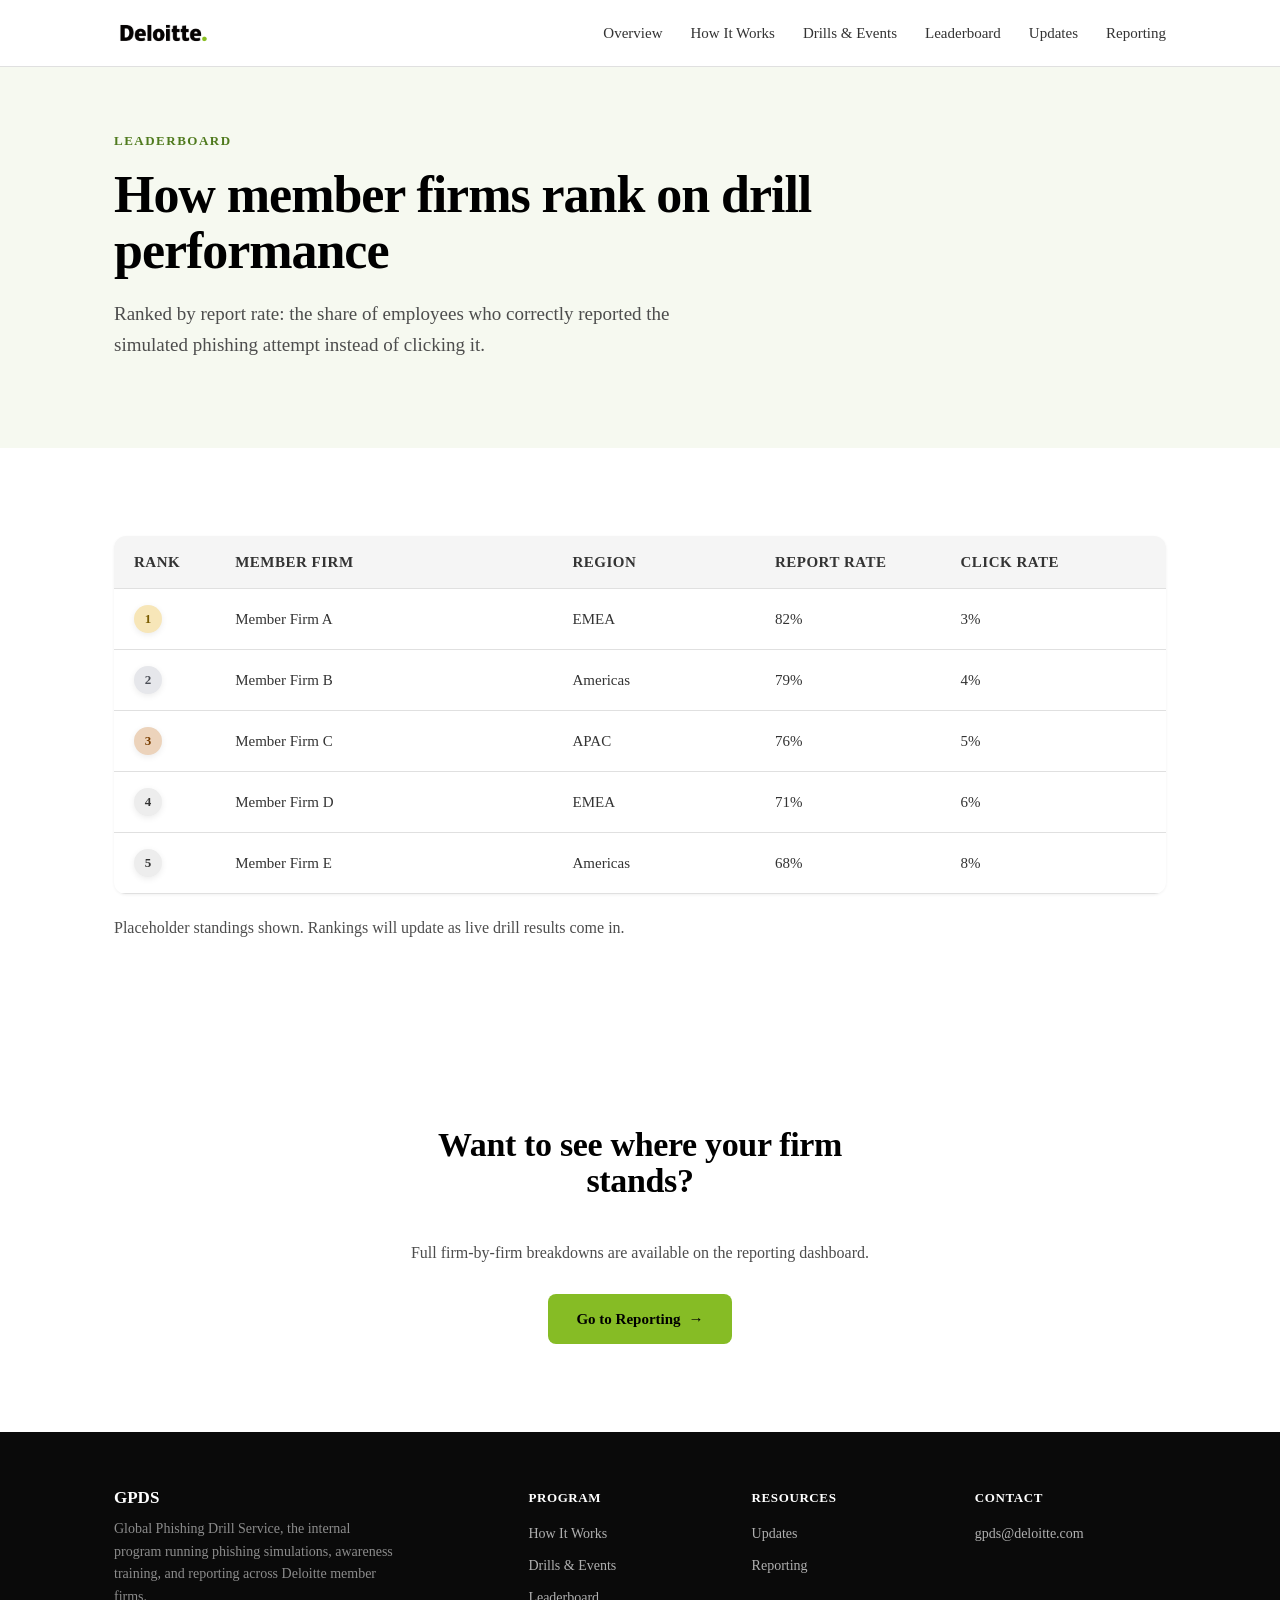
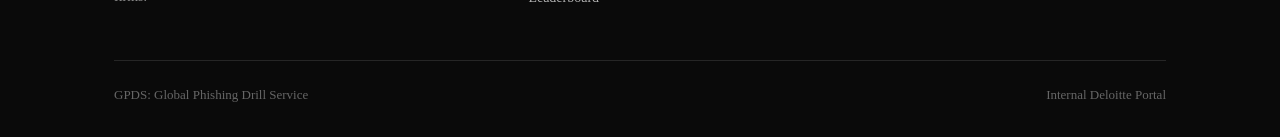
<file: leaderboard.html>
<!DOCTYPE html>
<html data-wf-page="6a84cd6bb1b547ce4a1f1888" data-wf-site="6a84ca4639752c349e0c8563">
<head>
  <meta charset="utf-8">
  <title>Leaderboard | GPDS</title>
  <meta content="See how member firms rank on phishing drill performance." name="description">
  <meta content="width=device-width, initial-scale=1" name="viewport">
  <meta content="Webflow" name="generator">
  <link href="css/normalize.css" rel="stylesheet" type="text/css">
  <link href="css/webflow.css" rel="stylesheet" type="text/css">
  <link href="css/dares-dle-site.webflow.css" rel="stylesheet" type="text/css">
  <script type="text/javascript">!function(o,c){var n=c.documentElement,t=" w-mod-";n.className+=t+"js",("ontouchstart"in o||o.DocumentTouch&&c instanceof DocumentTouch)&&(n.className+=t+"touch")}(window,document);</script>
  <link href="images/favicon.ico" rel="shortcut icon" type="image/x-icon">
  <link href="images/webclip.png" rel="apple-touch-icon">
  <script type="application/ld+json">
{
  "@context": "https://schema.org",
  "@type": "WebPage",
  "breadcrumb": {
    "@type": "BreadcrumbList",
    "itemListElement": [
      {
        "@type": "ListItem",
        "item": "https://dares-dle-site.webflow.io/",
        "name": "Overview",
        "position": 1
      },
      {
        "@type": "ListItem",
        "name": "Leaderboard",
        "position": 2
      }
    ]
  },
  "description": "See how member firms rank on phishing drill performance.",
  "inLanguage": "en",
  "isPartOf": {
    "@id": "https://dares-dle-site.webflow.io/#website"
  },
  "name": "Leaderboard",
  "url": "https://dares-dle-site.webflow.io/leaderboard"
}
</script>
</head>
<body>
  <div class="dle-page">
    <header class="dle-header">
      <div class="dle-header-inner">
        <a href="index.html" class="dle-logo"><img src="images/1deloitte.png" loading="lazy" sizes="100vw" srcset="images/1deloitte.png 500w, images/1deloitte.png 800w, images/1deloitte.png 1080w, images/1deloitte.png 1600w, images/1deloitte.png 2000w, images/1deloitte.png 2172w" alt="Deloitte" class="dle-logo-img"></a>
        <nav class="dle-nav">
          <a href="index.html" class="dle-nav-link">Overview</a>
          <a href="how-it-works.html" class="dle-nav-link">How It Works</a>
          <a href="upcoming-drills.html" class="dle-nav-link">Drills &amp; Events</a>
          <a href="leaderboard.html" aria-current="page" class="dle-nav-link w--current">Leaderboard</a>
          <a href="updates.html" class="dle-nav-link">Updates</a>
          <a href="reporting.html" class="dle-nav-link">Reporting</a>
        </nav>
      </div>
    </header>
    <section class="dle-hero dle-hero-sm">
      <div class="dle-container">
        <p class="dle-eyebrow">Leaderboard</p>
        <h1 class="dle-h1">How member firms rank on drill performance</h1>
        <p class="dle-lead">Ranked by report rate: the share of employees who correctly reported the simulated phishing attempt instead of clicking it.</p>
      </div>
    </section>
    <section class="dle-section">
      <div class="dle-container">
        <div class="dle-table">
          <div class="dle-lb-row dle-table-row-head">
            <div class="dle-table-cell">Rank</div>
            <div class="dle-table-cell">Member Firm</div>
            <div class="dle-table-cell">Region</div>
            <div class="dle-table-cell dle-lb-hide-mobile">Report Rate</div>
            <div class="dle-table-cell dle-lb-hide-mobile">Click Rate</div>
          </div>
          <div class="dle-lb-row">
            <div class="dle-table-cell"><span class="dle-rank dle-rank-gold">1</span></div>
            <div class="dle-table-cell">Member Firm A</div>
            <div class="dle-table-cell">EMEA</div>
            <div class="dle-table-cell dle-lb-hide-mobile">82%</div>
            <div class="dle-table-cell dle-lb-hide-mobile">3%</div>
          </div>
          <div class="dle-lb-row">
            <div class="dle-table-cell"><span class="dle-rank dle-rank-silver">2</span></div>
            <div class="dle-table-cell">Member Firm B</div>
            <div class="dle-table-cell">Americas</div>
            <div class="dle-table-cell dle-lb-hide-mobile">79%</div>
            <div class="dle-table-cell dle-lb-hide-mobile">4%</div>
          </div>
          <div class="dle-lb-row">
            <div class="dle-table-cell"><span class="dle-rank dle-rank-bronze">3</span></div>
            <div class="dle-table-cell">Member Firm C</div>
            <div class="dle-table-cell">APAC</div>
            <div class="dle-table-cell dle-lb-hide-mobile">76%</div>
            <div class="dle-table-cell dle-lb-hide-mobile">5%</div>
          </div>
          <div class="dle-lb-row">
            <div class="dle-table-cell"><span class="dle-rank">4</span></div>
            <div class="dle-table-cell">Member Firm D</div>
            <div class="dle-table-cell">EMEA</div>
            <div class="dle-table-cell dle-lb-hide-mobile">71%</div>
            <div class="dle-table-cell dle-lb-hide-mobile">6%</div>
          </div>
          <div class="dle-lb-row">
            <div class="dle-table-cell"><span class="dle-rank">5</span></div>
            <div class="dle-table-cell">Member Firm E</div>
            <div class="dle-table-cell">Americas</div>
            <div class="dle-table-cell dle-lb-hide-mobile">68%</div>
            <div class="dle-table-cell dle-lb-hide-mobile">8%</div>
          </div>
        </div>
        <p class="dle-body dle-note">Placeholder standings shown. Rankings will update as live drill results come in.</p>
      </div>
    </section>
    <section class="dle-section dle-cta-section">
      <div class="dle-container dle-cta-center">
        <h2 class="dle-h2">Want to see where your firm stands?</h2>
        <p class="dle-body dle-cta-body">Full firm-by-firm breakdowns are available on the reporting dashboard.</p>
        <a href="reporting.html" class="dle-btn dle-btn-primary">Go to Reporting</a>
      </div>
    </section>
    <footer class="dle-footer-v2">
      <div class="dle-container">
        <div class="dle-footer-grid">
          <div>
            <div class="dle-footer-brand-text">GPDS</div>
            <p class="dle-footer-desc">Global Phishing Drill Service, the internal program running phishing simulations, awareness training, and reporting across Deloitte member firms.</p>
          </div>
          <div>
            <div class="dle-footer-col-title">Program</div>
            <a href="how-it-works.html" class="dle-footer-col-link">How It Works</a>
            <a href="upcoming-drills.html" class="dle-footer-col-link">Drills &amp; Events</a>
            <a href="leaderboard.html" aria-current="page" class="dle-footer-col-link w--current">Leaderboard</a>
          </div>
          <div>
            <div class="dle-footer-col-title">Resources</div>
            <a href="updates.html" class="dle-footer-col-link">Updates</a>
            <a href="reporting.html" class="dle-footer-col-link">Reporting</a>
          </div>
          <div>
            <div class="dle-footer-col-title">Contact</div>
            <a href="mailto:gpds@deloitte.com" class="dle-footer-col-link">gpds@deloitte.com</a>
          </div>
        </div>
        <div class="dle-footer-bottom"><span>GPDS: Global Phishing Drill Service</span><span>Internal Deloitte Portal</span></div>
      </div>
    </footer>
  </div>
  <script src="https://d3e54v103j8qbb.cloudfront.net/js/jquery-3.5.1.min.dc5e7f18c8.js?site=6a84ca4639752c349e0c8563" type="text/javascript" integrity="sha256-9/aliU8dGd2tb6OSsuzixeV4y/faTqgFtohetphbbj0=" crossorigin="anonymous"></script>
  <script src="js/webflow.js" type="text/javascript"></script>
</body>
</html>
</file>
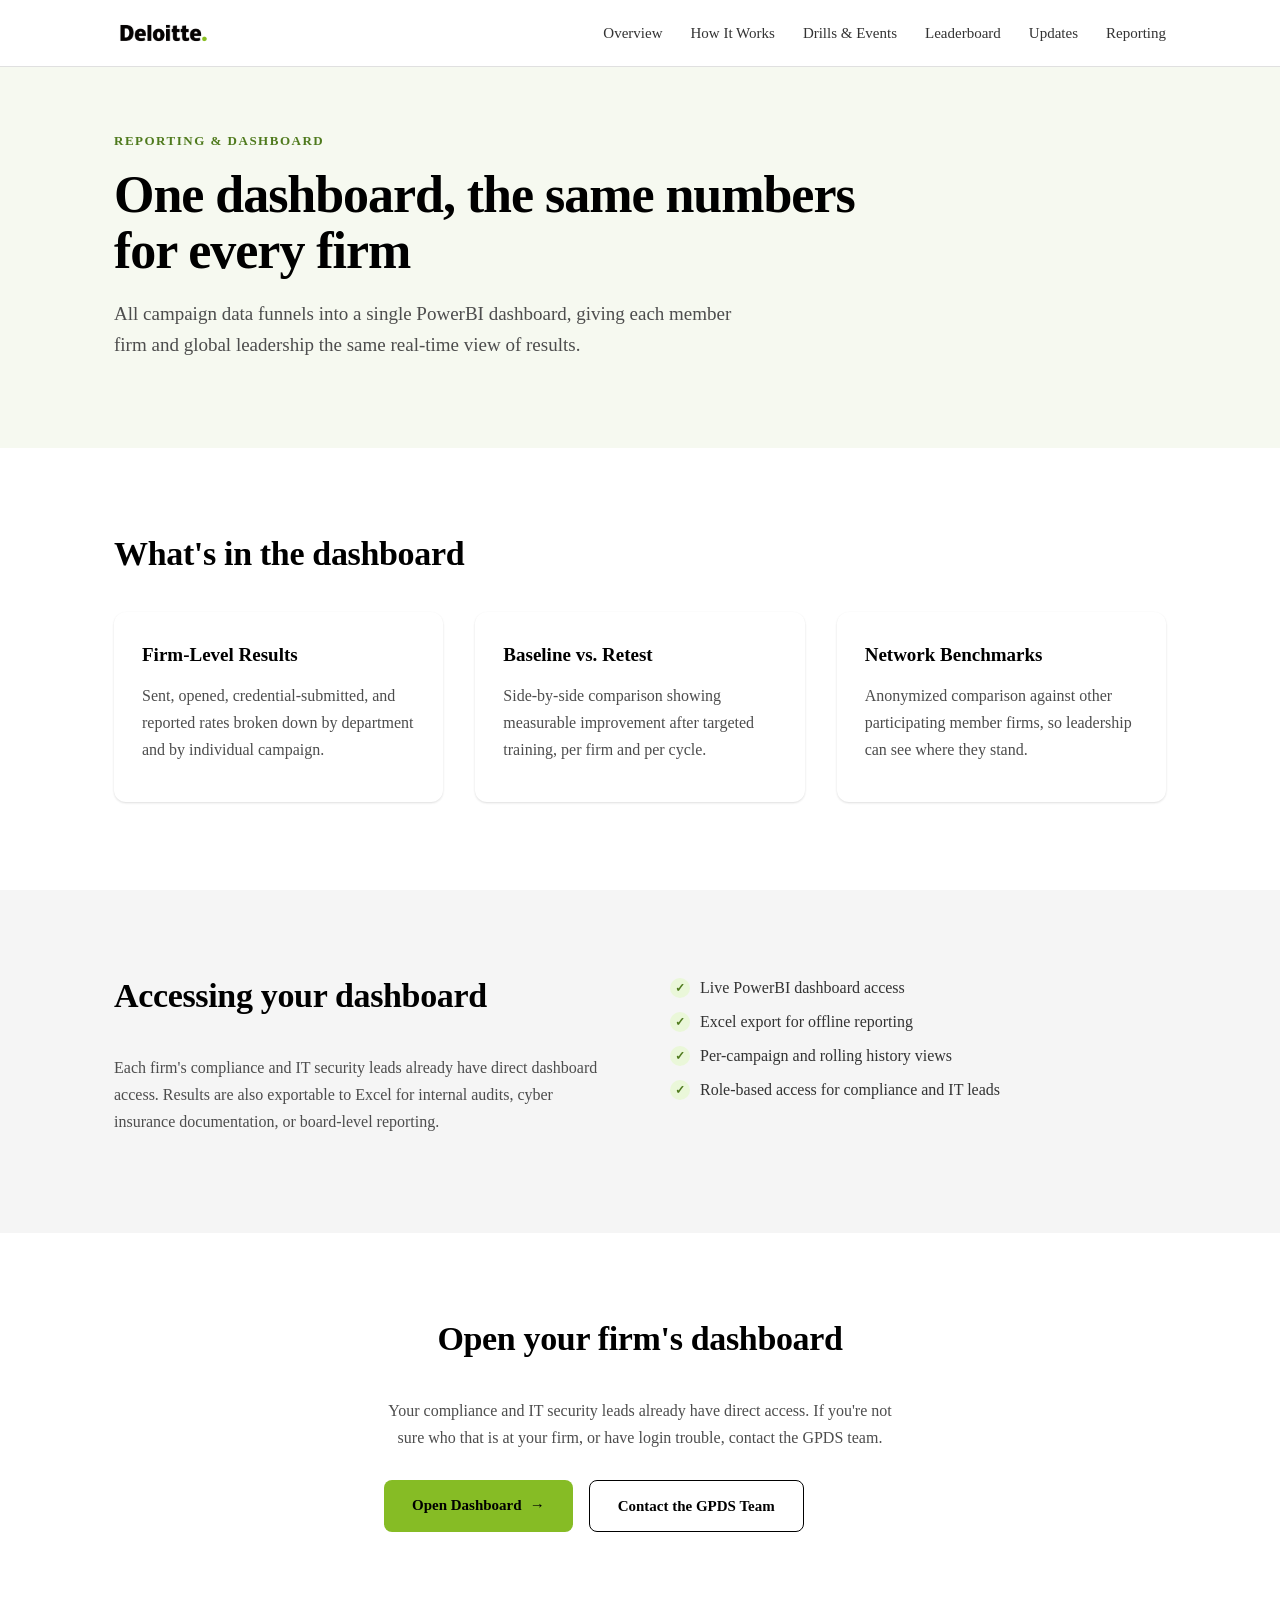
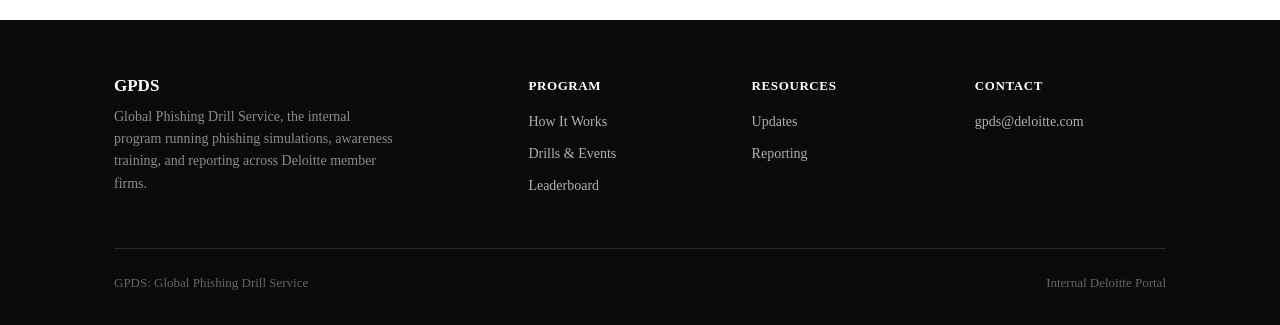
<file: reporting.html>
<!DOCTYPE html>
<html data-wf-page="6a84cc2a4ba58830bacff6ea" data-wf-site="6a84ca4639752c349e0c8563">
<head>
  <meta charset="utf-8">
  <title>Reporting &amp; Dashboard | Global Phishing Simulation Program</title>
  <meta content="How member firms access simulation results, dashboards, and exportable reports." name="description">
  <meta content="width=device-width, initial-scale=1" name="viewport">
  <meta content="Webflow" name="generator">
  <link href="css/normalize.css" rel="stylesheet" type="text/css">
  <link href="css/webflow.css" rel="stylesheet" type="text/css">
  <link href="css/dares-dle-site.webflow.css" rel="stylesheet" type="text/css">
  <script type="text/javascript">!function(o,c){var n=c.documentElement,t=" w-mod-";n.className+=t+"js",("ontouchstart"in o||o.DocumentTouch&&c instanceof DocumentTouch)&&(n.className+=t+"touch")}(window,document);</script>
  <link href="images/favicon.ico" rel="shortcut icon" type="image/x-icon">
  <link href="images/webclip.png" rel="apple-touch-icon">
  <script type="application/ld+json">
{
  "@context": "https://schema.org",
  "@type": "WebPage",
  "breadcrumb": {
    "@type": "BreadcrumbList",
    "itemListElement": [
      {
        "@type": "ListItem",
        "item": "https://dares-dle-site.webflow.io/",
        "name": "Overview",
        "position": 1
      },
      {
        "@type": "ListItem",
        "name": "Reporting & Dashboard",
        "position": 2
      }
    ]
  },
  "description": "How member firms access simulation results, dashboards, and exportable reports.",
  "inLanguage": "en",
  "isPartOf": {
    "@id": "https://dares-dle-site.webflow.io/#website"
  },
  "name": "Reporting & Dashboard",
  "url": "https://dares-dle-site.webflow.io/reporting"
}
</script>
</head>
<body>
  <div class="dle-page">
    <header class="dle-header">
      <div class="dle-header-inner">
        <a href="index.html" class="dle-logo"><img src="images/1deloitte.png" loading="lazy" sizes="100vw" srcset="images/1deloitte.png 500w, images/1deloitte.png 800w, images/1deloitte.png 1080w, images/1deloitte.png 1600w, images/1deloitte.png 2000w, images/1deloitte.png 2172w" alt="Deloitte" class="dle-logo-img"></a>
        <nav class="dle-nav">
          <a href="index.html" class="dle-nav-link">Overview</a>
          <a href="how-it-works.html" class="dle-nav-link">How It Works</a>
          <a href="upcoming-drills.html" class="dle-nav-link">Drills &amp; Events</a>
          <a href="leaderboard.html" class="dle-nav-link">Leaderboard</a>
          <a href="updates.html" class="dle-nav-link">Updates</a>
          <a href="reporting.html" aria-current="page" class="dle-nav-link w--current">Reporting</a>
        </nav>
      </div>
    </header>
    <section class="dle-hero dle-hero-sm">
      <div class="dle-container">
        <p class="dle-eyebrow">Reporting &amp; Dashboard</p>
        <h1 class="dle-h1">One dashboard, the same numbers for every firm</h1>
        <p class="dle-lead">All campaign data funnels into a single PowerBI dashboard, giving each member firm and global leadership the same real-time view of results.</p>
      </div>
    </section>
    <section class="dle-section">
      <div class="dle-container">
        <h2 class="dle-h2">What&#x27;s in the dashboard</h2>
        <div class="dle-grid-3">
          <div class="dle-card">
            <h3 class="dle-h3">Firm-Level Results</h3>
            <p class="dle-body">Sent, opened, credential-submitted, and reported rates broken down by department and by individual campaign.</p>
          </div>
          <div class="dle-card">
            <h3 class="dle-h3">Baseline vs. Retest</h3>
            <p class="dle-body">Side-by-side comparison showing measurable improvement after targeted training, per firm and per cycle.</p>
          </div>
          <div class="dle-card">
            <h3 class="dle-h3">Network Benchmarks</h3>
            <p class="dle-body">Anonymized comparison against other participating member firms, so leadership can see where they stand.</p>
          </div>
        </div>
      </div>
    </section>
    <section class="dle-section dle-section-alt">
      <div class="dle-container dle-split">
        <div>
          <h2 class="dle-h2">Accessing your dashboard</h2>
          <p class="dle-body">Each firm&#x27;s compliance and IT security leads already have direct dashboard access. Results are also exportable to Excel for internal audits, cyber insurance documentation, or board-level reporting.</p>
        </div>
        <div>
          <ul role="list" class="dle-list">
            <li class="dle-list-item"><span class="dle-check">✓</span>Live PowerBI dashboard access</li>
            <li class="dle-list-item"><span class="dle-check">✓</span>Excel export for offline reporting</li>
            <li class="dle-list-item"><span class="dle-check">✓</span>Per-campaign and rolling history views</li>
            <li class="dle-list-item"><span class="dle-check">✓</span>Role-based access for compliance and IT leads</li>
          </ul>
        </div>
      </div>
    </section>
    <section class="dle-section dle-cta-section">
      <div class="dle-container dle-cta-center">
        <h2 class="dle-h2">Open your firm&#x27;s dashboard</h2>
        <p class="dle-body dle-cta-body">Your compliance and IT security leads already have direct access. If you&#x27;re not sure who that is at your firm, or have login trouble, contact the GPDS team.</p>
        <div class="dle-cta-row">
          <a href="#" class="dle-btn dle-btn-primary">Open Dashboard</a>
          <a href="mailto:gpds@deloitte.com" class="dle-btn dle-btn-secondary">Contact the GPDS Team</a>
        </div>
      </div>
    </section>
    <footer class="dle-footer-v2">
      <div class="dle-container">
        <div class="dle-footer-grid">
          <div>
            <div class="dle-footer-brand-text">GPDS</div>
            <p class="dle-footer-desc">Global Phishing Drill Service, the internal program running phishing simulations, awareness training, and reporting across Deloitte member firms.</p>
          </div>
          <div>
            <div class="dle-footer-col-title">Program</div>
            <a href="how-it-works.html" class="dle-footer-col-link">How It Works</a>
            <a href="upcoming-drills.html" class="dle-footer-col-link">Drills &amp; Events</a>
            <a href="leaderboard.html" class="dle-footer-col-link">Leaderboard</a>
          </div>
          <div>
            <div class="dle-footer-col-title">Resources</div>
            <a href="updates.html" class="dle-footer-col-link">Updates</a>
            <a href="reporting.html" aria-current="page" class="dle-footer-col-link w--current">Reporting</a>
          </div>
          <div>
            <div class="dle-footer-col-title">Contact</div>
            <a href="mailto:gpds@deloitte.com" class="dle-footer-col-link">gpds@deloitte.com</a>
          </div>
        </div>
        <div class="dle-footer-bottom"><span>GPDS: Global Phishing Drill Service</span><span>Internal Deloitte Portal</span></div>
      </div>
    </footer>
  </div>
  <script src="https://d3e54v103j8qbb.cloudfront.net/js/jquery-3.5.1.min.dc5e7f18c8.js?site=6a84ca4639752c349e0c8563" type="text/javascript" integrity="sha256-9/aliU8dGd2tb6OSsuzixeV4y/faTqgFtohetphbbj0=" crossorigin="anonymous"></script>
  <script src="js/webflow.js" type="text/javascript"></script>
</body>
</html>
</file>
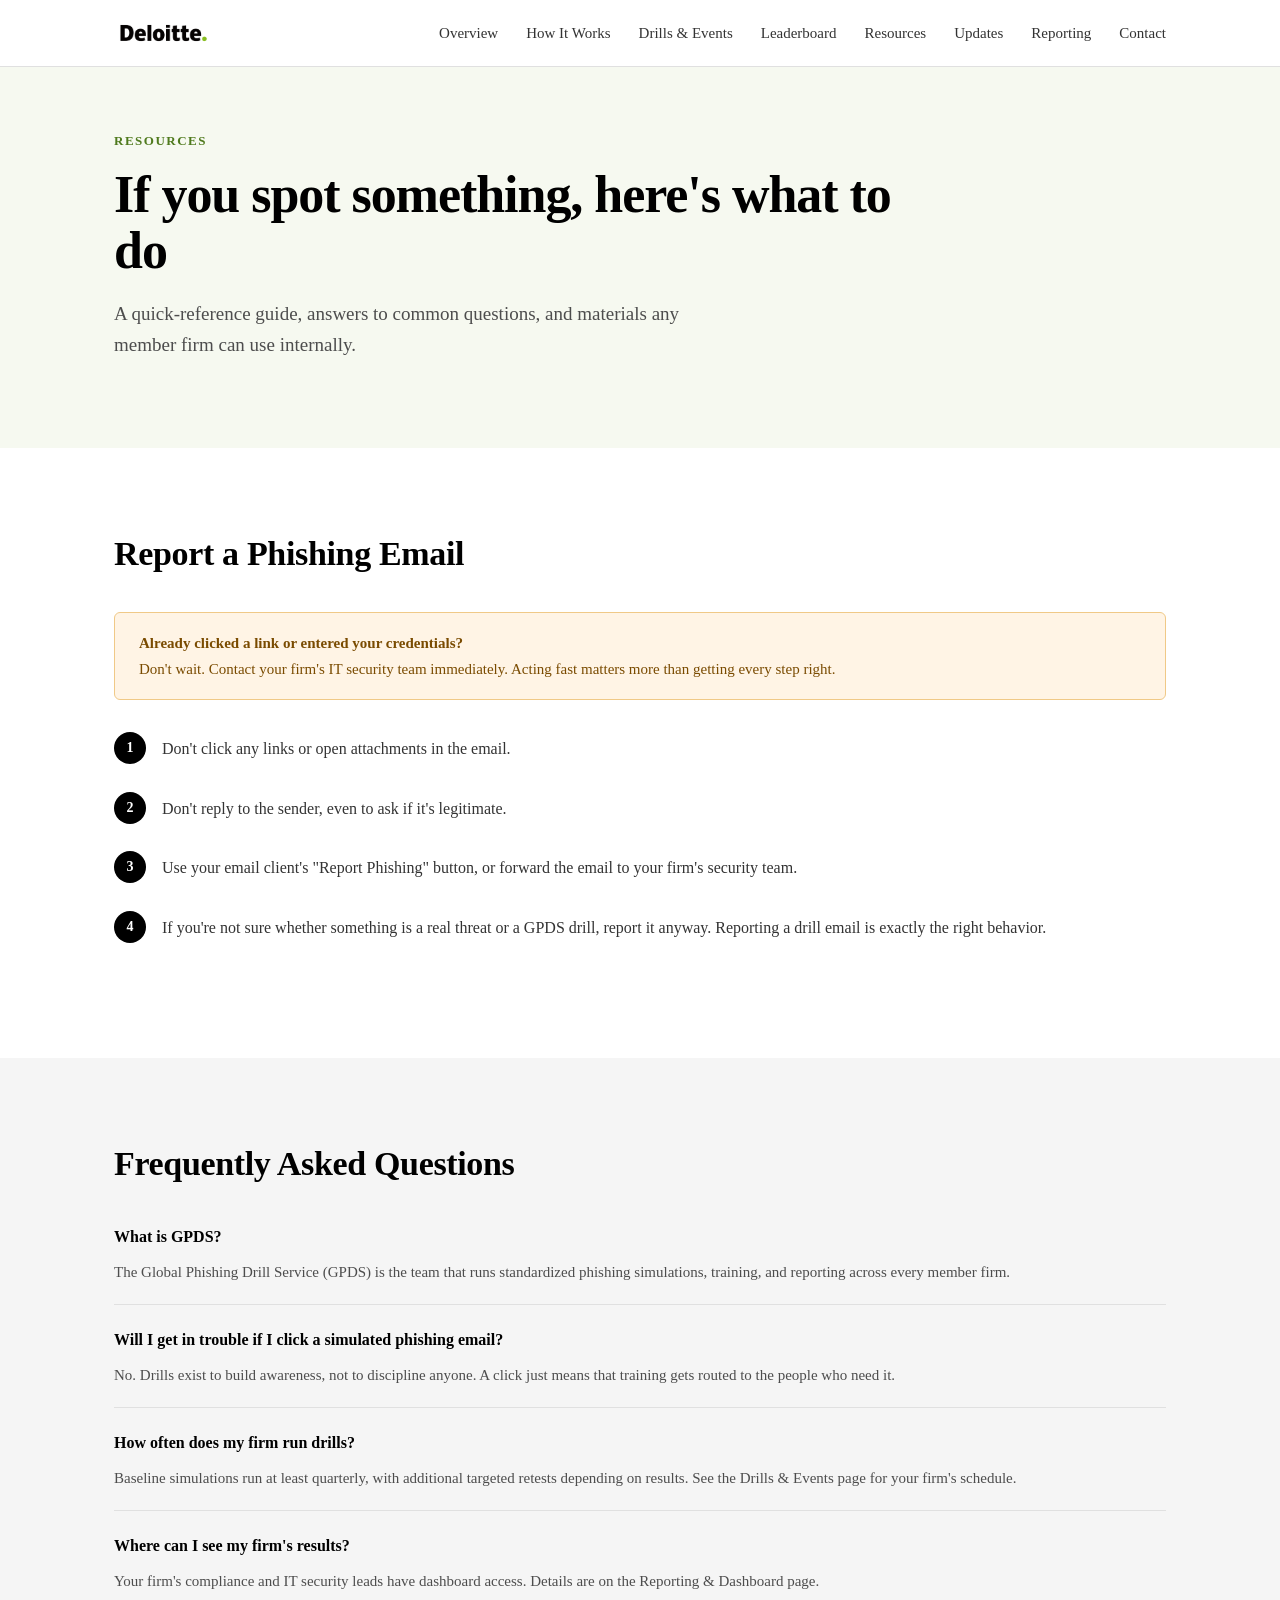
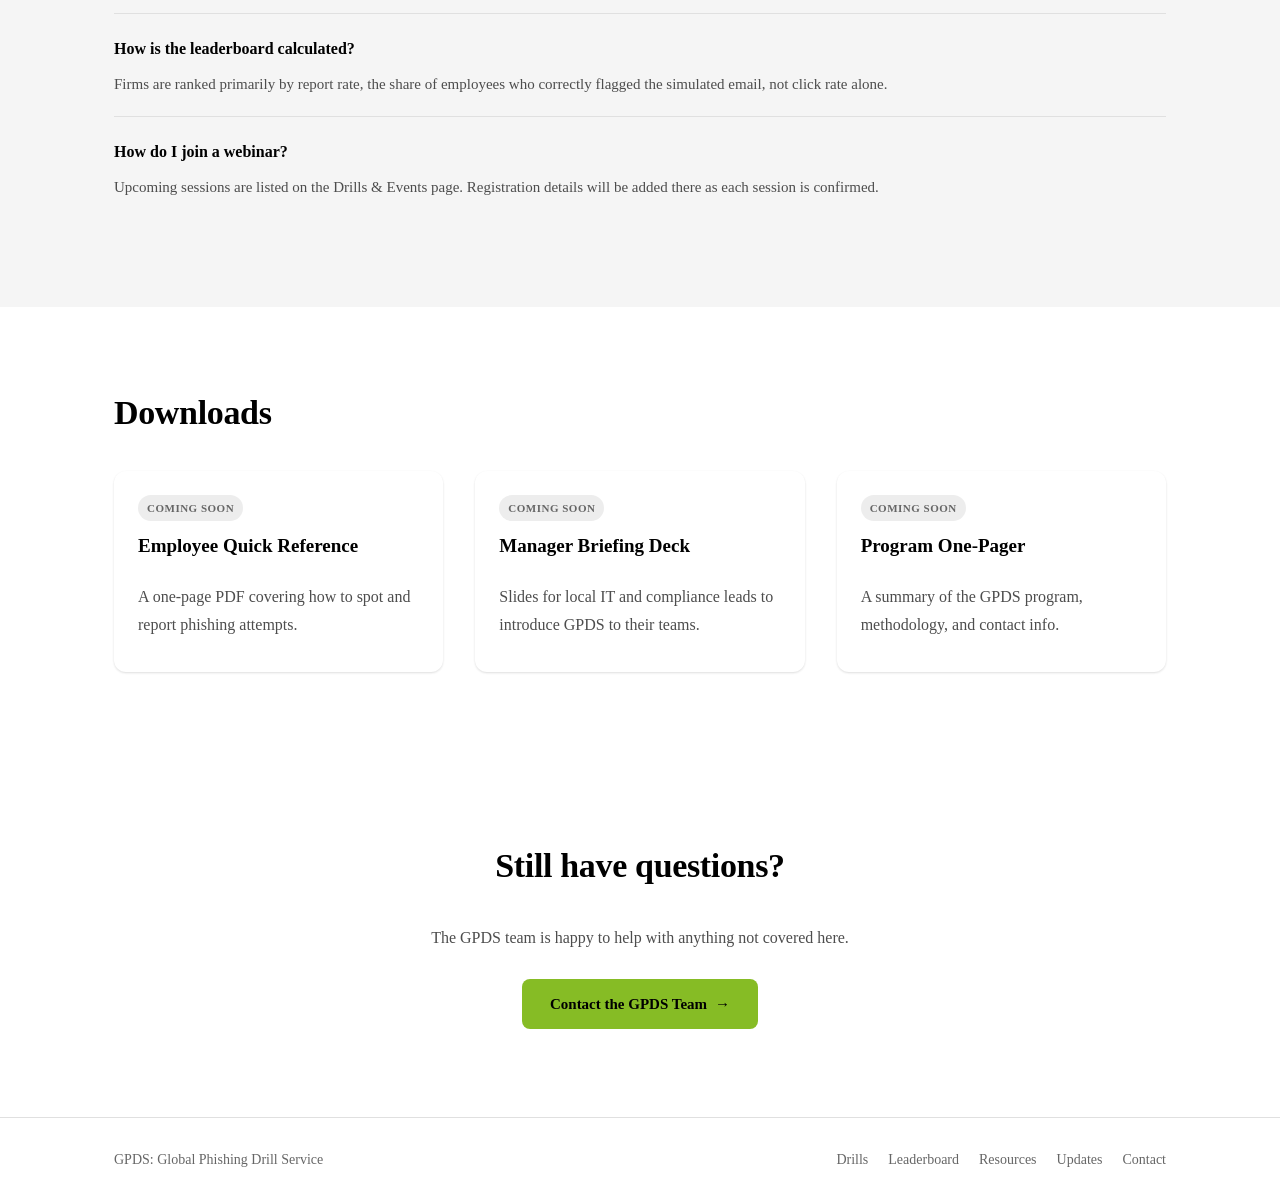
<file: resources.html>
<!DOCTYPE html>
<html data-wf-page="6a84dae6fe6e66dc2a96f1e1" data-wf-site="6a84ca4639752c349e0c8563">
<head>
  <meta charset="utf-8">
  <title>Resources | GPDS</title>
  <meta content="What to do if you spot a phishing email, answers to common questions, and downloadable GPDS materials." name="description">
  <meta content="width=device-width, initial-scale=1" name="viewport">
  <meta content="Webflow" name="generator">
  <link href="css/normalize.css" rel="stylesheet" type="text/css">
  <link href="css/webflow.css" rel="stylesheet" type="text/css">
  <link href="css/dares-dle-site.webflow.css" rel="stylesheet" type="text/css">
  <script type="text/javascript">!function(o,c){var n=c.documentElement,t=" w-mod-";n.className+=t+"js",("ontouchstart"in o||o.DocumentTouch&&c instanceof DocumentTouch)&&(n.className+=t+"touch")}(window,document);</script>
  <link href="images/favicon.ico" rel="shortcut icon" type="image/x-icon">
  <link href="images/webclip.png" rel="apple-touch-icon">
  <script type="application/ld+json">
{
  "@context": "https://schema.org",
  "@type": "WebPage",
  "breadcrumb": {
    "@type": "BreadcrumbList",
    "itemListElement": [
      {
        "@type": "ListItem",
        "item": "https://dares-dle-site.webflow.io/",
        "name": "Overview",
        "position": 1
      },
      {
        "@type": "ListItem",
        "name": "Resources",
        "position": 2
      }
    ]
  },
  "description": "What to do if you spot a phishing email, answers to common questions, and downloadable GPDS materials.",
  "inLanguage": "en",
  "isPartOf": {
    "@id": "https://dares-dle-site.webflow.io/#website"
  },
  "name": "Resources",
  "url": "https://dares-dle-site.webflow.io/resources"
}
</script>
</head>
<body>
  <div class="dle-page">
    <header class="dle-header">
      <div class="dle-header-inner">
        <a href="index.html" class="dle-logo"><img src="images/1deloitte.png" loading="lazy" alt="Deloitte" class="dle-logo-img"></a>
        <nav class="dle-nav">
          <a href="index.html" class="dle-nav-link">Overview</a>
          <a href="how-it-works.html" class="dle-nav-link">How It Works</a>
          <a href="upcoming-drills.html" class="dle-nav-link">Drills &amp; Events</a>
          <a href="leaderboard.html" class="dle-nav-link">Leaderboard</a>
          <a href="resources.html" aria-current="page" class="dle-nav-link w--current">Resources</a>
          <a href="updates.html" class="dle-nav-link">Updates</a>
          <a href="reporting.html" class="dle-nav-link">Reporting</a>
          <a href="contact.html" class="dle-nav-link">Contact</a>
        </nav>
      </div>
    </header>
    <section class="dle-hero dle-hero-sm">
      <div class="dle-container">
        <p class="dle-eyebrow">Resources</p>
        <h1 class="dle-h1">If you spot something, here&#x27;s what to do</h1>
        <p class="dle-lead">A quick-reference guide, answers to common questions, and materials any member firm can use internally.</p>
      </div>
    </section>
    <section class="dle-section">
      <div class="dle-container">
        <h2 class="dle-h2">Report a Phishing Email</h2>
        <div class="dle-alert-box">
          <p class="dle-alert-title">Already clicked a link or entered your credentials?</p>
          <p class="dle-alert-text">Don&#x27;t wait. Contact your firm&#x27;s IT security team immediately. Acting fast matters more than getting every step right.</p>
        </div>
        <div class="dle-step-item"><span class="dle-step-circle">1</span>
          <p class="dle-step-text">Don&#x27;t click any links or open attachments in the email.</p>
        </div>
        <div class="dle-step-item"><span class="dle-step-circle">2</span>
          <p class="dle-step-text">Don&#x27;t reply to the sender, even to ask if it&#x27;s legitimate.</p>
        </div>
        <div class="dle-step-item"><span class="dle-step-circle">3</span>
          <p class="dle-step-text">Use your email client&#x27;s &quot;Report Phishing&quot; button, or forward the email to your firm&#x27;s security team.</p>
        </div>
        <div class="dle-step-item"><span class="dle-step-circle">4</span>
          <p class="dle-step-text">If you&#x27;re not sure whether something is a real threat or a GPDS drill, report it anyway. Reporting a drill email is exactly the right behavior.</p>
        </div>
      </div>
    </section>
    <section class="dle-section dle-section-alt">
      <div class="dle-container">
        <h2 class="dle-h2">Frequently Asked Questions</h2>
        <div class="dle-faq-item dle-faq-item-first">
          <h3 class="dle-faq-q">What is GPDS?</h3>
          <p class="dle-faq-a">The Global Phishing Drill Service (GPDS) is the team that runs standardized phishing simulations, training, and reporting across every member firm.</p>
        </div>
        <div class="dle-faq-item">
          <h3 class="dle-faq-q">Will I get in trouble if I click a simulated phishing email?</h3>
          <p class="dle-faq-a">No. Drills exist to build awareness, not to discipline anyone. A click just means that training gets routed to the people who need it.</p>
        </div>
        <div class="dle-faq-item">
          <h3 class="dle-faq-q">How often does my firm run drills?</h3>
          <p class="dle-faq-a">Baseline simulations run at least quarterly, with additional targeted retests depending on results. See the Drills &amp; Events page for your firm&#x27;s schedule.</p>
        </div>
        <div class="dle-faq-item">
          <h3 class="dle-faq-q">Where can I see my firm&#x27;s results?</h3>
          <p class="dle-faq-a">Your firm&#x27;s compliance and IT security leads have dashboard access. Details are on the Reporting &amp; Dashboard page.</p>
        </div>
        <div class="dle-faq-item">
          <h3 class="dle-faq-q">How is the leaderboard calculated?</h3>
          <p class="dle-faq-a">Firms are ranked primarily by report rate, the share of employees who correctly flagged the simulated email, not click rate alone.</p>
        </div>
        <div class="dle-faq-item dle-faq-item-last">
          <h3 class="dle-faq-q">How do I join a webinar?</h3>
          <p class="dle-faq-a">Upcoming sessions are listed on the Drills &amp; Events page. Registration details will be added there as each session is confirmed.</p>
        </div>
      </div>
    </section>
    <section class="dle-section">
      <div class="dle-container">
        <h2 class="dle-h2">Downloads</h2>
        <div class="dle-grid-3">
          <div class="dle-download-card"><span class="dle-download-badge">Coming Soon</span>
            <h3 class="dle-h3">Employee Quick Reference</h3>
            <p class="dle-body">A one-page PDF covering how to spot and report phishing attempts.</p>
          </div>
          <div class="dle-download-card"><span class="dle-download-badge">Coming Soon</span>
            <h3 class="dle-h3">Manager Briefing Deck</h3>
            <p class="dle-body">Slides for local IT and compliance leads to introduce GPDS to their teams.</p>
          </div>
          <div class="dle-download-card"><span class="dle-download-badge">Coming Soon</span>
            <h3 class="dle-h3">Program One-Pager</h3>
            <p class="dle-body">A summary of the GPDS program, methodology, and contact info.</p>
          </div>
        </div>
      </div>
    </section>
    <section class="dle-section dle-cta-section">
      <div class="dle-container dle-cta-center">
        <h2 class="dle-h2">Still have questions?</h2>
        <p class="dle-body dle-cta-body">The GPDS team is happy to help with anything not covered here.</p>
        <a href="contact.html" class="dle-btn dle-btn-primary">Contact the GPDS Team</a>
      </div>
    </section>
    <footer class="dle-footer">
      <div class="dle-container dle-footer-inner"><span>GPDS: Global Phishing Drill Service</span>
        <nav class="dle-footer-nav">
          <a href="upcoming-drills.html" class="dle-footer-link">Drills</a>
          <a href="leaderboard.html" class="dle-footer-link">Leaderboard</a>
          <a href="resources.html" aria-current="page" class="dle-footer-link w--current">Resources</a>
          <a href="updates.html" class="dle-footer-link">Updates</a>
          <a href="contact.html" class="dle-footer-link">Contact</a>
        </nav>
      </div>
    </footer>
  </div>
  <script src="https://d3e54v103j8qbb.cloudfront.net/js/jquery-3.5.1.min.dc5e7f18c8.js?site=6a84ca4639752c349e0c8563" type="text/javascript" integrity="sha256-9/aliU8dGd2tb6OSsuzixeV4y/faTqgFtohetphbbj0=" crossorigin="anonymous"></script>
  <script src="js/webflow.js" type="text/javascript"></script>
</body>
</html>
</file>
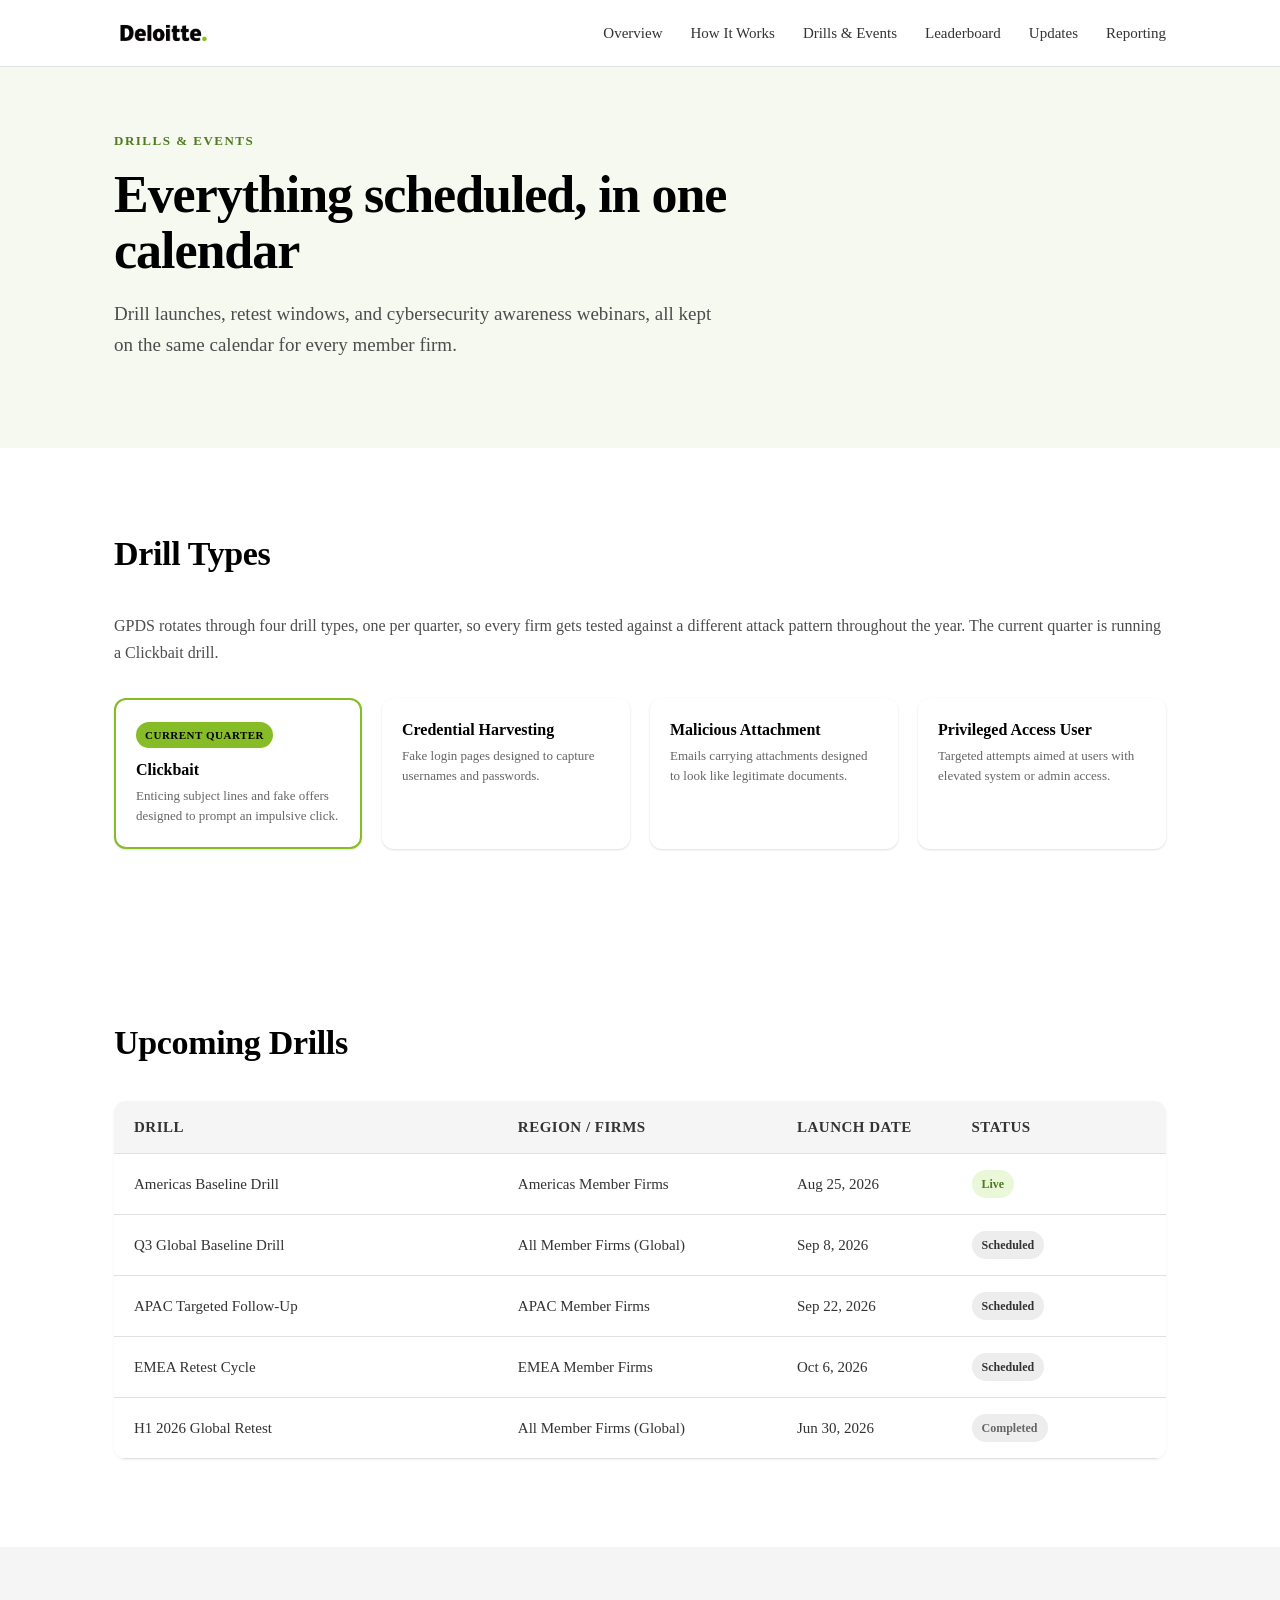
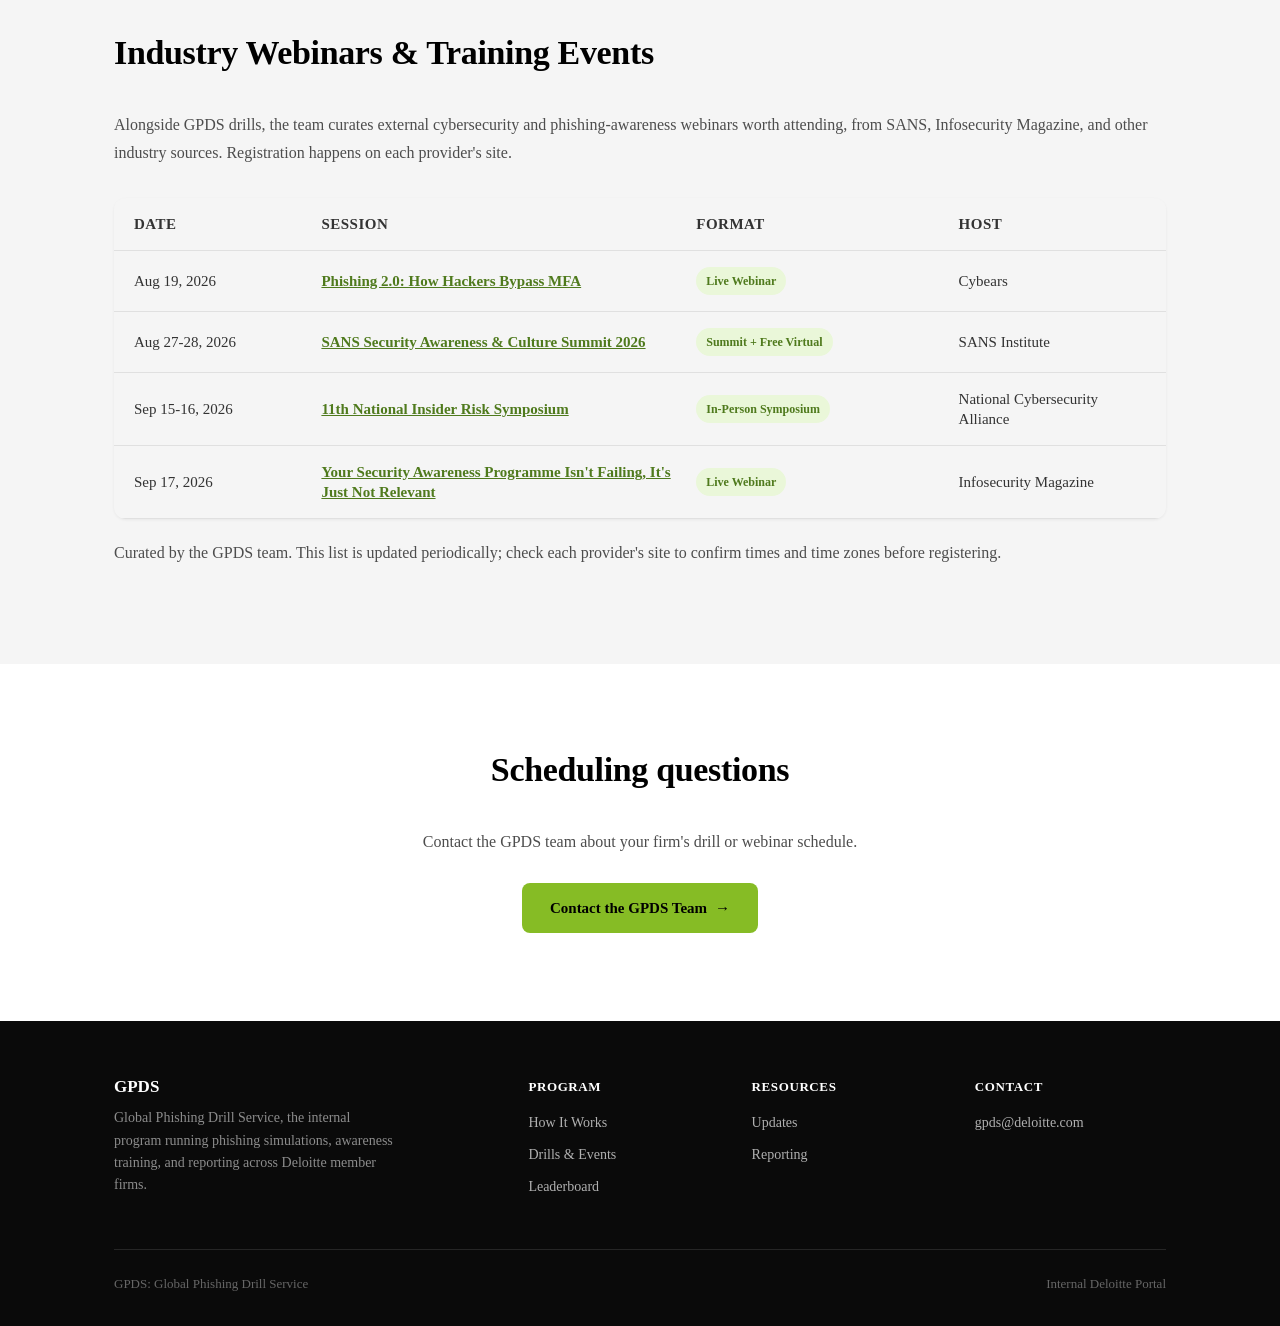
<file: upcoming-drills.html>
<!DOCTYPE html>
<html data-wf-page="6a84cd6b7864629cd8e67ffb" data-wf-site="6a84ca4639752c349e0c8563">
<head>
  <meta charset="utf-8">
  <title>Drills &amp; Events | GPDS</title>
  <meta content="Scheduled phishing drills, retest windows, and cybersecurity awareness webinars for GPDS member firms." name="description">
  <meta content="width=device-width, initial-scale=1" name="viewport">
  <meta content="Webflow" name="generator">
  <link href="css/normalize.css" rel="stylesheet" type="text/css">
  <link href="css/webflow.css" rel="stylesheet" type="text/css">
  <link href="css/dares-dle-site.webflow.css" rel="stylesheet" type="text/css">
  <script type="text/javascript">!function(o,c){var n=c.documentElement,t=" w-mod-";n.className+=t+"js",("ontouchstart"in o||o.DocumentTouch&&c instanceof DocumentTouch)&&(n.className+=t+"touch")}(window,document);</script>
  <link href="images/favicon.ico" rel="shortcut icon" type="image/x-icon">
  <link href="images/webclip.png" rel="apple-touch-icon">
  <script type="application/ld+json">
{
  "@context": "https://schema.org",
  "@type": "WebPage",
  "breadcrumb": {
    "@type": "BreadcrumbList",
    "itemListElement": [
      {
        "@type": "ListItem",
        "item": "https://dares-dle-site.webflow.io/",
        "name": "Overview",
        "position": 1
      },
      {
        "@type": "ListItem",
        "name": "Drills & Events",
        "position": 2
      }
    ]
  },
  "description": "Scheduled phishing drills, retest windows, and cybersecurity awareness webinars for GPDS member firms.",
  "inLanguage": "en",
  "isPartOf": {
    "@id": "https://dares-dle-site.webflow.io/#website"
  },
  "name": "Drills & Events",
  "url": "https://dares-dle-site.webflow.io/upcoming-drills"
}
</script>
</head>
<body>
  <div class="dle-page">
    <header class="dle-header">
      <div class="dle-header-inner">
        <a href="index.html" class="dle-logo"><img src="images/1deloitte.png" loading="lazy" sizes="100vw" srcset="images/1deloitte.png 500w, images/1deloitte.png 800w, images/1deloitte.png 1080w, images/1deloitte.png 1600w, images/1deloitte.png 2000w, images/1deloitte.png 2172w" alt="Deloitte" class="dle-logo-img"></a>
        <nav class="dle-nav">
          <a href="index.html" class="dle-nav-link">Overview</a>
          <a href="how-it-works.html" class="dle-nav-link">How It Works</a>
          <a href="upcoming-drills.html" aria-current="page" class="dle-nav-link w--current">Drills &amp; Events</a>
          <a href="leaderboard.html" class="dle-nav-link">Leaderboard</a>
          <a href="updates.html" class="dle-nav-link">Updates</a>
          <a href="reporting.html" class="dle-nav-link">Reporting</a>
        </nav>
      </div>
    </header>
    <section class="dle-hero dle-hero-sm">
      <div class="dle-container">
        <p class="dle-eyebrow">Drills &amp; Events</p>
        <h1 class="dle-h1">Everything scheduled, in one calendar</h1>
        <p class="dle-lead">Drill launches, retest windows, and cybersecurity awareness webinars, all kept on the same calendar for every member firm.</p>
      </div>
    </section>
    <section class="dle-section">
      <div class="dle-container">
        <h2 class="dle-h2">Drill Types</h2>
        <p class="dle-body inline-p-0">GPDS rotates through four drill types, one per quarter, so every firm gets tested against a different attack pattern throughout the year. The current quarter is running a Clickbait drill.</p>
        <div class="dle-type-grid">
          <div class="dle-type-card dle-type-card-active"><span class="dle-type-badge">Current Quarter</span>
            <div class="dle-type-title">Clickbait</div>
            <div class="dle-type-desc">Enticing subject lines and fake offers designed to prompt an impulsive click.</div>
          </div>
          <div class="dle-type-card">
            <div class="dle-type-title">Credential Harvesting</div>
            <div class="dle-type-desc">Fake login pages designed to capture usernames and passwords.</div>
          </div>
          <div class="dle-type-card">
            <div class="dle-type-title">Malicious Attachment</div>
            <div class="dle-type-desc">Emails carrying attachments designed to look like legitimate documents.</div>
          </div>
          <div class="dle-type-card">
            <div class="dle-type-title">Privileged Access User</div>
            <div class="dle-type-desc">Targeted attempts aimed at users with elevated system or admin access.</div>
          </div>
        </div>
      </div>
    </section>
    <section class="dle-section">
      <div class="dle-container">
        <h2 class="dle-h2">Upcoming Drills</h2>
        <div class="dle-table">
          <div class="dle-table-row dle-table-row-head">
            <div class="dle-table-cell">Drill</div>
            <div class="dle-table-cell">Region / Firms</div>
            <div class="dle-table-cell">Launch Date</div>
            <div class="dle-table-cell">Status</div>
          </div>
          <div class="dle-table-row">
            <div class="dle-table-cell">Americas Baseline Drill</div>
            <div class="dle-table-cell">Americas Member Firms</div>
            <div class="dle-table-cell">Aug 25, 2026</div>
            <div class="dle-table-cell"><span class="dle-status dle-status-live">Live</span></div>
          </div>
          <div class="dle-table-row">
            <div class="dle-table-cell">Q3 Global Baseline Drill</div>
            <div class="dle-table-cell">All Member Firms (Global)</div>
            <div class="dle-table-cell">Sep 8, 2026</div>
            <div class="dle-table-cell"><span class="dle-status dle-status-scheduled">Scheduled</span></div>
          </div>
          <div class="dle-table-row">
            <div class="dle-table-cell">APAC Targeted Follow-Up</div>
            <div class="dle-table-cell">APAC Member Firms</div>
            <div class="dle-table-cell">Sep 22, 2026</div>
            <div class="dle-table-cell"><span class="dle-status dle-status-scheduled">Scheduled</span></div>
          </div>
          <div class="dle-table-row">
            <div class="dle-table-cell">EMEA Retest Cycle</div>
            <div class="dle-table-cell">EMEA Member Firms</div>
            <div class="dle-table-cell">Oct 6, 2026</div>
            <div class="dle-table-cell"><span class="dle-status dle-status-scheduled">Scheduled</span></div>
          </div>
          <div class="dle-table-row">
            <div class="dle-table-cell">H1 2026 Global Retest</div>
            <div class="dle-table-cell">All Member Firms (Global)</div>
            <div class="dle-table-cell">Jun 30, 2026</div>
            <div class="dle-table-cell"><span class="dle-status dle-status-completed">Completed</span></div>
          </div>
        </div>
      </div>
    </section>
    <section class="dle-section dle-section-alt">
      <div class="dle-container">
        <h2 class="dle-h2">Industry Webinars &amp; Training Events</h2>
        <p class="dle-body inline-p-0">Alongside GPDS drills, the team curates external cybersecurity and phishing-awareness webinars worth attending, from SANS, Infosecurity Magazine, and other industry sources. Registration happens on each provider&#x27;s site.</p>
        <div class="dle-table">
          <div class="dle-event-row dle-table-row-head">
            <div class="dle-table-cell">Date</div>
            <div class="dle-table-cell">Session</div>
            <div class="dle-table-cell">Format</div>
            <div class="dle-table-cell">Host</div>
          </div>
          <div class="dle-event-row">
            <div class="dle-table-cell">Aug 19, 2026</div>
            <div class="dle-table-cell">
              <a href="https://events.cybears.net/register" class="dle-event-link">Phishing 2.0: How Hackers Bypass MFA</a>
            </div>
            <div class="dle-table-cell"><span class="dle-event-format">Live Webinar</span></div>
            <div class="dle-table-cell">Cybears</div>
          </div>
          <div class="dle-event-row">
            <div class="dle-table-cell">Aug 27-28, 2026</div>
            <div class="dle-table-cell">
              <a href="https://www.sans.org/cyber-security-training-events/security-awareness-summit-2026" class="dle-event-link">SANS Security Awareness &amp; Culture Summit 2026</a>
            </div>
            <div class="dle-table-cell"><span class="dle-event-format">Summit + Free Virtual</span></div>
            <div class="dle-table-cell">SANS Institute</div>
          </div>
          <div class="dle-event-row">
            <div class="dle-table-cell">Sep 15-16, 2026</div>
            <div class="dle-table-cell">
              <a href="https://www.staysafeonline.org/events/11th-national-insider-risk-symposium" class="dle-event-link">11th National Insider Risk Symposium</a>
            </div>
            <div class="dle-table-cell"><span class="dle-event-format">In-Person Symposium</span></div>
            <div class="dle-table-cell">National Cybersecurity Alliance</div>
          </div>
          <div class="dle-event-row">
            <div class="dle-table-cell">Sep 17, 2026</div>
            <div class="dle-table-cell">
              <a href="https://www.infosecurity-magazine.com/webinars/prm/security-awareness-programme/" class="dle-event-link">Your Security Awareness Programme Isn&#x27;t Failing, It&#x27;s Just Not Relevant</a>
            </div>
            <div class="dle-table-cell"><span class="dle-event-format">Live Webinar</span></div>
            <div class="dle-table-cell">Infosecurity Magazine</div>
          </div>
        </div>
        <p class="dle-body inline-p-1">Curated by the GPDS team. This list is updated periodically; check each provider&#x27;s site to confirm times and time zones before registering.</p>
      </div>
    </section>
    <section class="dle-section dle-cta-section">
      <div class="dle-container dle-cta-center">
        <h2 class="dle-h2">Scheduling questions</h2>
        <p class="dle-body dle-cta-body">Contact the GPDS team about your firm&#x27;s drill or webinar schedule.</p>
        <a href="mailto:gpds@deloitte.com" class="dle-btn dle-btn-primary">Contact the GPDS Team</a>
      </div>
    </section>
    <footer class="dle-footer-v2">
      <div class="dle-container">
        <div class="dle-footer-grid">
          <div>
            <div class="dle-footer-brand-text">GPDS</div>
            <p class="dle-footer-desc">Global Phishing Drill Service, the internal program running phishing simulations, awareness training, and reporting across Deloitte member firms.</p>
          </div>
          <div>
            <div class="dle-footer-col-title">Program</div>
            <a href="how-it-works.html" class="dle-footer-col-link">How It Works</a>
            <a href="upcoming-drills.html" aria-current="page" class="dle-footer-col-link w--current">Drills &amp; Events</a>
            <a href="leaderboard.html" class="dle-footer-col-link">Leaderboard</a>
          </div>
          <div>
            <div class="dle-footer-col-title">Resources</div>
            <a href="updates.html" class="dle-footer-col-link">Updates</a>
            <a href="reporting.html" class="dle-footer-col-link">Reporting</a>
          </div>
          <div>
            <div class="dle-footer-col-title">Contact</div>
            <a href="mailto:gpds@deloitte.com" class="dle-footer-col-link">gpds@deloitte.com</a>
          </div>
        </div>
        <div class="dle-footer-bottom"><span>GPDS: Global Phishing Drill Service</span><span>Internal Deloitte Portal</span></div>
      </div>
    </footer>
  </div>
  <script src="https://d3e54v103j8qbb.cloudfront.net/js/jquery-3.5.1.min.dc5e7f18c8.js?site=6a84ca4639752c349e0c8563" type="text/javascript" integrity="sha256-9/aliU8dGd2tb6OSsuzixeV4y/faTqgFtohetphbbj0=" crossorigin="anonymous"></script>
  <script src="js/webflow.js" type="text/javascript"></script>
</body>
</html>
</file>
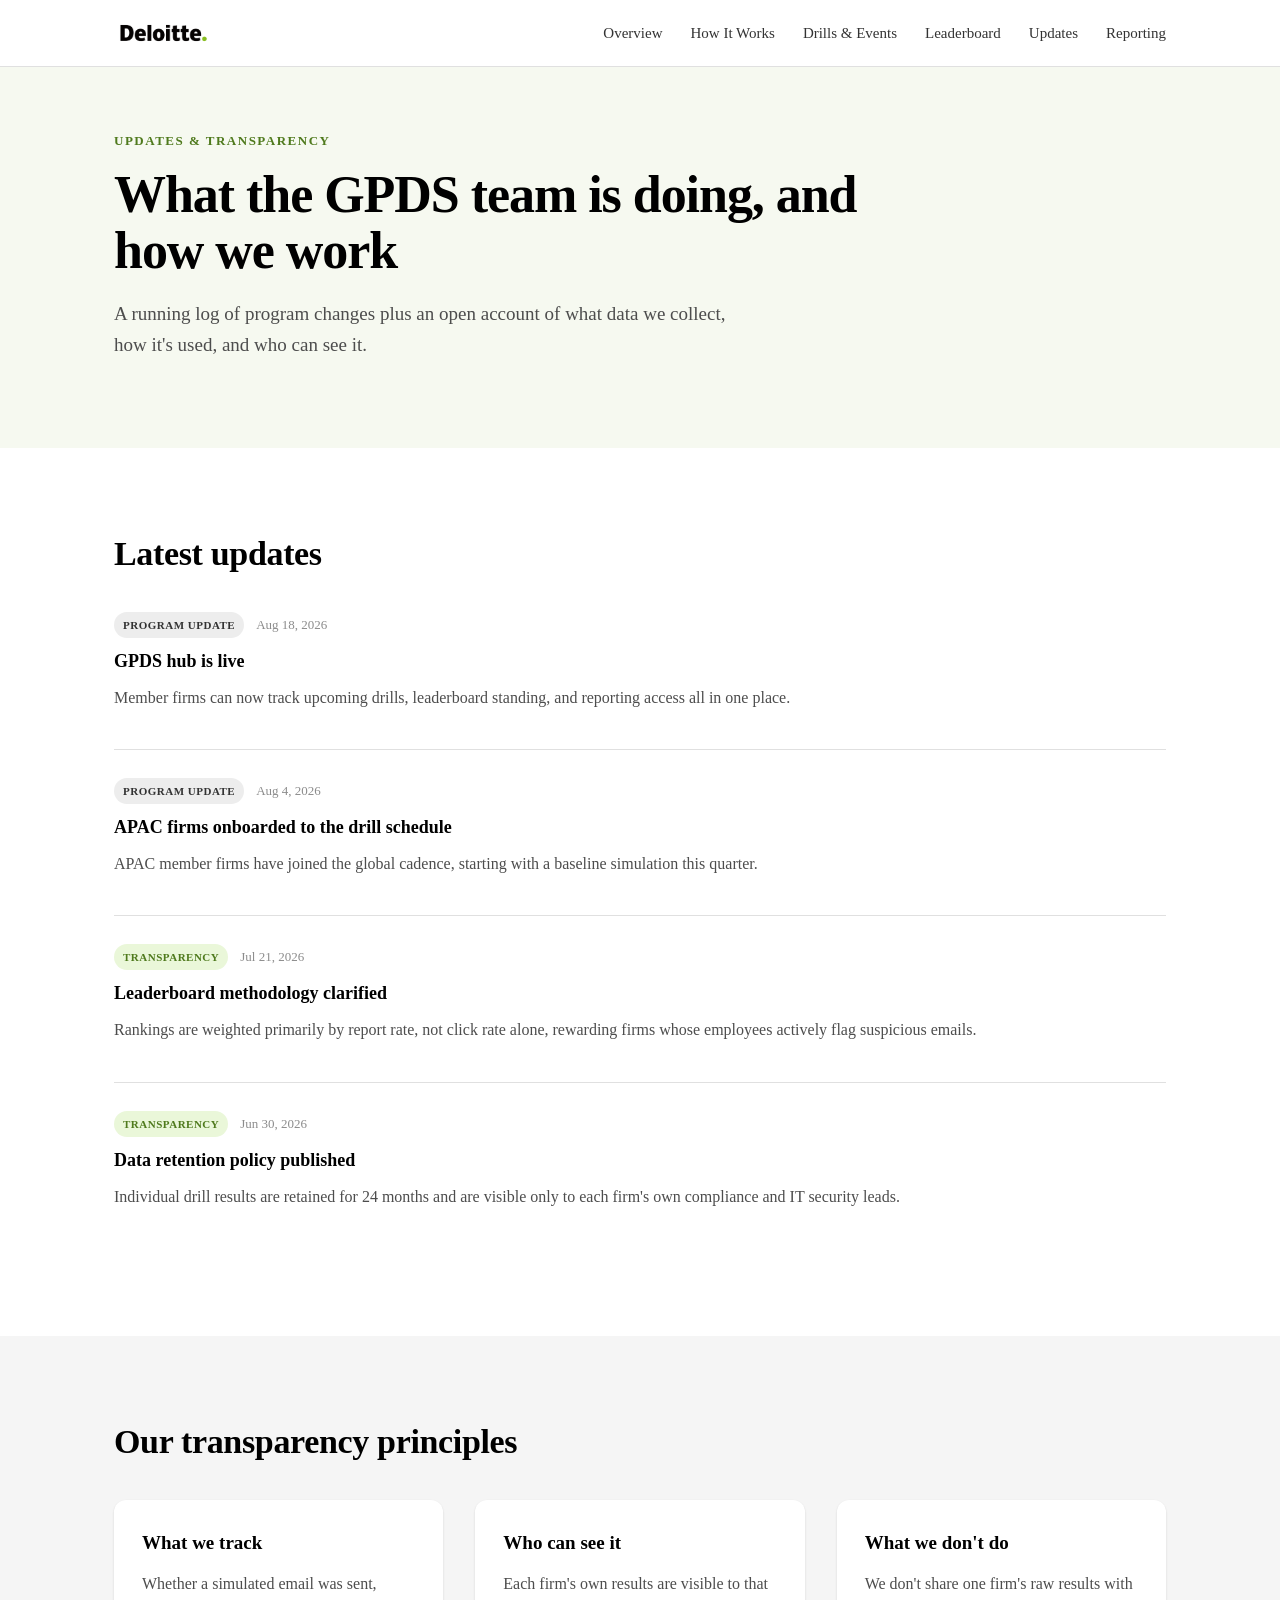
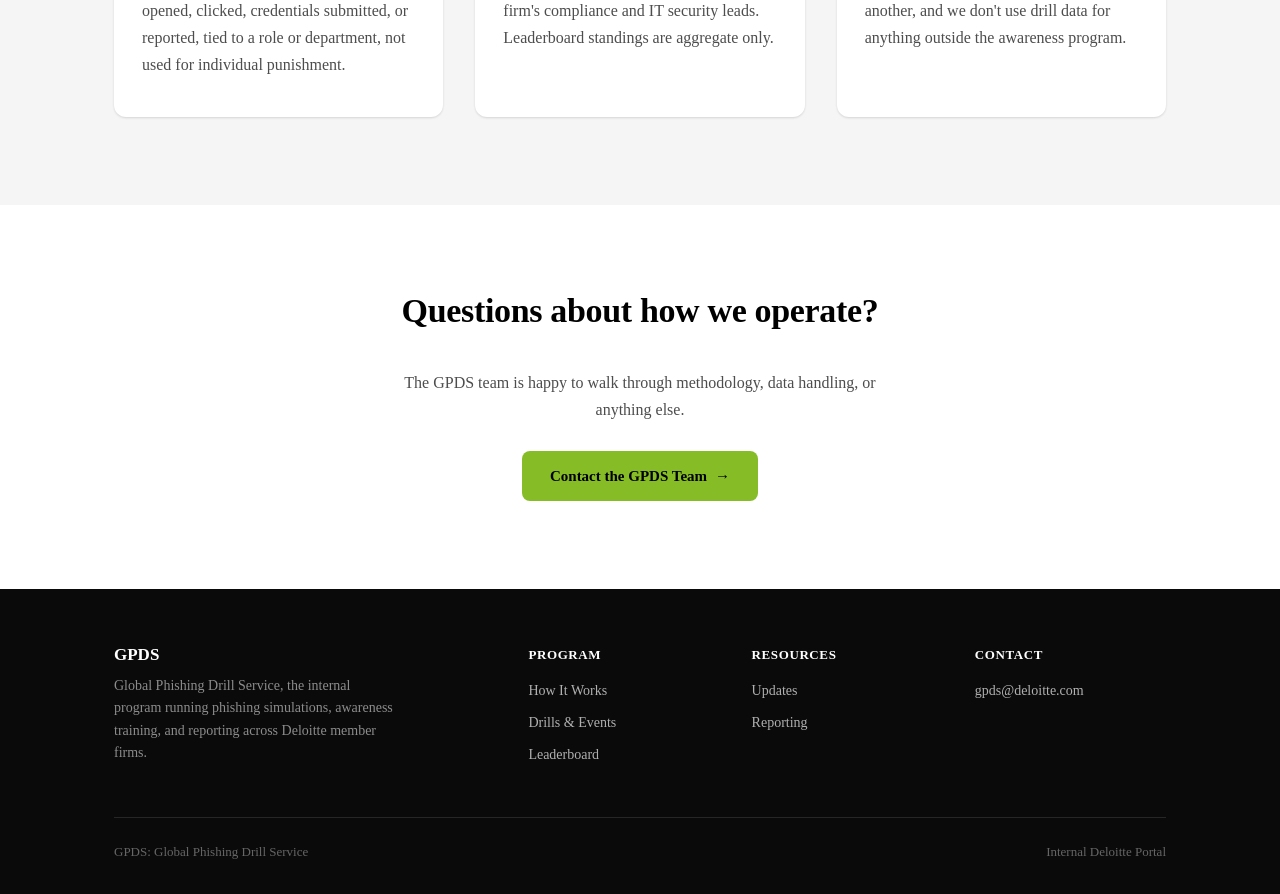
<file: updates.html>
<!DOCTYPE html>
<html data-wf-page="6a84cd6b8ba0e1df581945f1" data-wf-site="6a84ca4639752c349e0c8563">
<head>
  <meta charset="utf-8">
  <title>Updates &amp; Transparency | GPDS</title>
  <meta content="Announcements, program changes, and transparency reporting from the GPDS team for member firms." name="description">
  <meta content="width=device-width, initial-scale=1" name="viewport">
  <meta content="Webflow" name="generator">
  <link href="css/normalize.css" rel="stylesheet" type="text/css">
  <link href="css/webflow.css" rel="stylesheet" type="text/css">
  <link href="css/dares-dle-site.webflow.css" rel="stylesheet" type="text/css">
  <script type="text/javascript">!function(o,c){var n=c.documentElement,t=" w-mod-";n.className+=t+"js",("ontouchstart"in o||o.DocumentTouch&&c instanceof DocumentTouch)&&(n.className+=t+"touch")}(window,document);</script>
  <link href="images/favicon.ico" rel="shortcut icon" type="image/x-icon">
  <link href="images/webclip.png" rel="apple-touch-icon">
  <script type="application/ld+json">
{
  "@context": "https://schema.org",
  "@type": "WebPage",
  "breadcrumb": {
    "@type": "BreadcrumbList",
    "itemListElement": [
      {
        "@type": "ListItem",
        "item": "https://dares-dle-site.webflow.io/",
        "name": "Overview",
        "position": 1
      },
      {
        "@type": "ListItem",
        "name": "Updates & Transparency",
        "position": 2
      }
    ]
  },
  "description": "Announcements, program changes, and transparency reporting from the GPDS team for member firms.",
  "inLanguage": "en",
  "isPartOf": {
    "@id": "https://dares-dle-site.webflow.io/#website"
  },
  "name": "Updates & Transparency",
  "url": "https://dares-dle-site.webflow.io/updates"
}
</script>
</head>
<body>
  <div class="dle-page">
    <header class="dle-header">
      <div class="dle-header-inner">
        <a href="index.html" class="dle-logo"><img src="images/1deloitte.png" loading="lazy" sizes="100vw" srcset="images/1deloitte.png 500w, images/1deloitte.png 800w, images/1deloitte.png 1080w, images/1deloitte.png 1600w, images/1deloitte.png 2000w, images/1deloitte.png 2172w" alt="Deloitte" class="dle-logo-img"></a>
        <nav class="dle-nav">
          <a href="index.html" class="dle-nav-link">Overview</a>
          <a href="how-it-works.html" class="dle-nav-link">How It Works</a>
          <a href="upcoming-drills.html" class="dle-nav-link">Drills &amp; Events</a>
          <a href="leaderboard.html" class="dle-nav-link">Leaderboard</a>
          <a href="updates.html" aria-current="page" class="dle-nav-link w--current">Updates</a>
          <a href="reporting.html" class="dle-nav-link">Reporting</a>
        </nav>
      </div>
    </header>
    <section class="dle-hero dle-hero-sm">
      <div class="dle-container">
        <p class="dle-eyebrow">Updates &amp; Transparency</p>
        <h1 class="dle-h1">What the GPDS team is doing, and how we work</h1>
        <p class="dle-lead">A running log of program changes plus an open account of what data we collect, how it&#x27;s used, and who can see it.</p>
      </div>
    </section>
    <section class="dle-section">
      <div class="dle-container">
        <h2 class="dle-h2">Latest updates</h2>
        <div class="dle-update dle-update-first">
          <div class="dle-update-meta"><span class="dle-update-tag dle-tag-update">Program Update</span><span class="dle-update-date">Aug 18, 2026</span></div>
          <h3 class="dle-update-title">GPDS hub is live</h3>
          <p class="dle-body">Member firms can now track upcoming drills, leaderboard standing, and reporting access all in one place.</p>
        </div>
        <div class="dle-update">
          <div class="dle-update-meta"><span class="dle-update-tag dle-tag-update">Program Update</span><span class="dle-update-date">Aug 4, 2026</span></div>
          <h3 class="dle-update-title">APAC firms onboarded to the drill schedule</h3>
          <p class="dle-body">APAC member firms have joined the global cadence, starting with a baseline simulation this quarter.</p>
        </div>
        <div class="dle-update">
          <div class="dle-update-meta"><span class="dle-update-tag dle-tag-transparency">Transparency</span><span class="dle-update-date">Jul 21, 2026</span></div>
          <h3 class="dle-update-title">Leaderboard methodology clarified</h3>
          <p class="dle-body">Rankings are weighted primarily by report rate, not click rate alone, rewarding firms whose employees actively flag suspicious emails.</p>
        </div>
        <div class="dle-update dle-update-last">
          <div class="dle-update-meta"><span class="dle-update-tag dle-tag-transparency">Transparency</span><span class="dle-update-date">Jun 30, 2026</span></div>
          <h3 class="dle-update-title">Data retention policy published</h3>
          <p class="dle-body">Individual drill results are retained for 24 months and are visible only to each firm&#x27;s own compliance and IT security leads.</p>
        </div>
      </div>
    </section>
    <section class="dle-section dle-section-alt">
      <div class="dle-container">
        <h2 class="dle-h2">Our transparency principles</h2>
        <div class="dle-grid-3">
          <div class="dle-card">
            <h3 class="dle-h3">What we track</h3>
            <p class="dle-body">Whether a simulated email was sent, opened, clicked, credentials submitted, or reported, tied to a role or department, not used for individual punishment.</p>
          </div>
          <div class="dle-card">
            <h3 class="dle-h3">Who can see it</h3>
            <p class="dle-body">Each firm&#x27;s own results are visible to that firm&#x27;s compliance and IT security leads. Leaderboard standings are aggregate only.</p>
          </div>
          <div class="dle-card">
            <h3 class="dle-h3">What we don&#x27;t do</h3>
            <p class="dle-body">We don&#x27;t share one firm&#x27;s raw results with another, and we don&#x27;t use drill data for anything outside the awareness program.</p>
          </div>
        </div>
      </div>
    </section>
    <section class="dle-section dle-cta-section">
      <div class="dle-container dle-cta-center">
        <h2 class="dle-h2">Questions about how we operate?</h2>
        <p class="dle-body dle-cta-body">The GPDS team is happy to walk through methodology, data handling, or anything else.</p>
        <a href="mailto:gpds@deloitte.com" class="dle-btn dle-btn-primary">Contact the GPDS Team</a>
      </div>
    </section>
    <footer class="dle-footer-v2">
      <div class="dle-container">
        <div class="dle-footer-grid">
          <div>
            <div class="dle-footer-brand-text">GPDS</div>
            <p class="dle-footer-desc">Global Phishing Drill Service, the internal program running phishing simulations, awareness training, and reporting across Deloitte member firms.</p>
          </div>
          <div>
            <div class="dle-footer-col-title">Program</div>
            <a href="how-it-works.html" class="dle-footer-col-link">How It Works</a>
            <a href="upcoming-drills.html" class="dle-footer-col-link">Drills &amp; Events</a>
            <a href="leaderboard.html" class="dle-footer-col-link">Leaderboard</a>
          </div>
          <div>
            <div class="dle-footer-col-title">Resources</div>
            <a href="updates.html" aria-current="page" class="dle-footer-col-link w--current">Updates</a>
            <a href="reporting.html" class="dle-footer-col-link">Reporting</a>
          </div>
          <div>
            <div class="dle-footer-col-title">Contact</div>
            <a href="mailto:gpds@deloitte.com" class="dle-footer-col-link">gpds@deloitte.com</a>
          </div>
        </div>
        <div class="dle-footer-bottom"><span>GPDS: Global Phishing Drill Service</span><span>Internal Deloitte Portal</span></div>
      </div>
    </footer>
  </div>
  <script src="https://d3e54v103j8qbb.cloudfront.net/js/jquery-3.5.1.min.dc5e7f18c8.js?site=6a84ca4639752c349e0c8563" type="text/javascript" integrity="sha256-9/aliU8dGd2tb6OSsuzixeV4y/faTqgFtohetphbbj0=" crossorigin="anonymous"></script>
  <script src="js/webflow.js" type="text/javascript"></script>
</body>
</html>
</file>
<file: css/webflow.css>
@font-face {
  font-family: 'webflow-icons';
  src: url("[data-uri]") format('truetype');
  font-weight: normal;
  font-style: normal;
}
[class^="w-icon-"],
[class*=" w-icon-"] {
  /* use !important to prevent issues with browser extensions that change fonts */
  font-family: 'webflow-icons' !important;
  speak: none;
  font-style: normal;
  font-weight: normal;
  font-variant: normal;
  text-transform: none;
  line-height: 1;
  /* Better Font Rendering =========== */
  -webkit-font-smoothing: antialiased;
  -moz-osx-font-smoothing: grayscale;
}
.w-icon-slider-right:before {
  content: "\e600";
}
.w-icon-slider-left:before {
  content: "\e601";
}
.w-icon-nav-menu:before {
  content: "\e602";
}
.w-icon-arrow-down:before,
.w-icon-dropdown-toggle:before {
  content: "\e603";
}
.w-icon-file-upload-remove:before {
  content: "\e900";
}
.w-icon-file-upload-icon:before {
  content: "\e903";
}
* {
  -webkit-box-sizing: border-box;
  -moz-box-sizing: border-box;
  box-sizing: border-box;
}
html {
  height: 100%;
}
body {
  margin: 0;
  min-height: 100%;
  background-color: #fff;
  font-family: Arial, sans-serif;
  font-size: 14px;
  line-height: 20px;
  color: #333;
}
img {
  max-width: 100%;
  vertical-align: middle;
  display: inline-block;
}
html.w-mod-touch * {
  background-attachment: scroll !important;
}
.w-block {
  display: block;
}
.w-inline-block {
  max-width: 100%;
  display: inline-block;
}
.w-clearfix:before,
.w-clearfix:after {
  content: " ";
  display: table;
  grid-column-start: 1;
  grid-row-start: 1;
  grid-column-end: 2;
  grid-row-end: 2;
}
.w-clearfix:after {
  clear: both;
}
.w-hidden {
  display: none;
}
.w-button {
  display: inline-block;
  padding: 9px 15px;
  background-color: #3898EC;
  color: white;
  border: 0;
  line-height: inherit;
  text-decoration: none;
  cursor: pointer;
  border-radius: 0;
}
input.w-button {
  -webkit-appearance: button;
}
:where(button.w-popover-trigger) {
  background-color: transparent;
  border: 0;
  color: inherit;
  cursor: pointer;
  font: inherit;
  line-height: inherit;
  margin: 0;
  padding: 0;
  text-align: inherit;
  text-decoration: inherit;
}
.w-popover {
  position-anchor: none;
}
.w-popover[popover]:not(:popover-open) {
  display: none;
}
html[data-w-dynpage] [data-w-cloak] {
  color: transparent !important;
}
.w-code-block {
  margin: unset;
}
pre.w-code-block code {
  all: inherit;
}
pre.w-code-block code > span {
  display: block !important;
}
.w-optimization {
  display: contents;
}
.w-webflow-badge,
.w-webflow-badge > img {
  box-sizing: unset;
  width: unset;
  height: unset;
  max-height: unset;
  max-width: unset;
  min-height: unset;
  min-width: unset;
  margin: unset;
  padding: unset;
  float: unset;
  clear: unset;
  border: unset;
  border-radius: unset;
  background: unset;
  background-image: unset;
  background-position: unset;
  background-size: unset;
  background-repeat: unset;
  background-origin: unset;
  background-clip: unset;
  background-attachment: unset;
  background-color: unset;
  box-shadow: unset;
  transform: unset;
  transition: unset;
  direction: unset;
  font-family: unset;
  font-weight: unset;
  color: unset;
  font-size: unset;
  line-height: unset;
  font-style: unset;
  font-variant: unset;
  text-align: unset;
  letter-spacing: unset;
  text-decoration: unset;
  text-indent: unset;
  text-transform: unset;
  list-style-type: unset;
  text-shadow: unset;
  vertical-align: unset;
  cursor: unset;
  white-space: unset;
  word-break: unset;
  word-spacing: unset;
  word-wrap: unset;
}
.w-webflow-badge {
  position: fixed !important;
  display: inline-block !important;
  visibility: visible !important;
  opacity: 1 !important;
  z-index: 2147483647 !important;
  top: auto !important;
  right: 12px !important;
  bottom: 12px !important;
  left: auto !important;
  color: #aaadb0 !important;
  background-color: #fff !important;
  border-radius: 3px !important;
  padding: 6px !important;
  font-size: 12px !important;
  line-height: 14px !important;
  text-decoration: none !important;
  transform: none !important;
  margin: 0 !important;
  width: auto !important;
  height: auto !important;
  overflow: unset !important;
  white-space: nowrap;
  box-shadow: 0 0 0 1px rgba(0, 0, 0, 0.1), 0px 1px 3px rgba(0, 0, 0, 0.1);
  cursor: pointer;
}
.w-webflow-badge > img {
  position: unset;
  display: inline-block !important;
  visibility: unset !important;
  opacity: 1 !important;
  vertical-align: middle !important;
}
h1,
h2,
h3,
h4,
h5,
h6 {
  font-weight: bold;
  margin-bottom: 10px;
}
h1 {
  font-size: 38px;
  line-height: 44px;
  margin-top: 20px;
}
h2 {
  font-size: 32px;
  line-height: 36px;
  margin-top: 20px;
}
h3 {
  font-size: 24px;
  line-height: 30px;
  margin-top: 20px;
}
h4 {
  font-size: 18px;
  line-height: 24px;
  margin-top: 10px;
}
h5 {
  font-size: 14px;
  line-height: 20px;
  margin-top: 10px;
}
h6 {
  font-size: 12px;
  line-height: 18px;
  margin-top: 10px;
}
p {
  margin-top: 0;
  margin-bottom: 10px;
}
blockquote {
  margin: 0 0 10px 0;
  padding: 10px 20px;
  border-left: 5px solid #E2E2E2;
  font-size: 18px;
  line-height: 22px;
}
figure {
  margin: 0;
  margin-bottom: 10px;
}
figcaption {
  margin-top: 5px;
  text-align: center;
}
ul,
ol {
  margin-top: 0px;
  margin-bottom: 10px;
  padding-left: 40px;
}
.w-list-unstyled {
  padding-left: 0;
  list-style: none;
}
.w-embed:before,
.w-embed:after {
  content: " ";
  display: table;
  grid-column-start: 1;
  grid-row-start: 1;
  grid-column-end: 2;
  grid-row-end: 2;
}
.w-embed:after {
  clear: both;
}
.w-video {
  width: 100%;
  position: relative;
  padding: 0;
}
.w-video iframe,
.w-video object,
.w-video embed {
  position: absolute;
  top: 0;
  left: 0;
  width: 100%;
  height: 100%;
  border: none;
}
fieldset {
  padding: 0;
  margin: 0;
  border: 0;
}
button,
[type='button'],
[type='reset'] {
  border: 0;
  cursor: pointer;
  -webkit-appearance: button;
}
.w-form {
  margin: 0 0 15px;
}
.w-form-done {
  display: none;
  padding: 20px;
  text-align: center;
  background-color: #dddddd;
}
.w-form-fail {
  display: none;
  margin-top: 10px;
  padding: 10px;
  background-color: #ffdede;
}
label {
  display: block;
  margin-bottom: 5px;
  font-weight: bold;
}
.w-input,
.w-select {
  display: block;
  width: 100%;
  height: 38px;
  padding: 8px 12px;
  margin-bottom: 10px;
  font-size: 14px;
  line-height: 1.42857143;
  color: #333333;
  vertical-align: middle;
  background-color: #ffffff;
  border: 1px solid #cccccc;
}
.w-input::placeholder,
.w-select::placeholder {
  color: #999;
}
.w-input:focus,
.w-select:focus {
  border-color: #3898EC;
  outline: 0;
}
.w-input[disabled],
.w-select[disabled],
.w-input[readonly],
.w-select[readonly],
fieldset[disabled] .w-input,
fieldset[disabled] .w-select {
  cursor: not-allowed;
}
.w-input[disabled]:not(.w-input-disabled),
.w-select[disabled]:not(.w-input-disabled),
.w-input[readonly],
.w-select[readonly],
fieldset[disabled]:not(.w-input-disabled) .w-input,
fieldset[disabled]:not(.w-input-disabled) .w-select {
  background-color: #eeeeee;
}
textarea.w-input,
textarea.w-select {
  height: auto;
}
.w-select {
  background-color: #f3f3f3;
}
.w-select[multiple] {
  height: auto;
}
.w-form-label {
  display: inline-block;
  cursor: pointer;
  font-weight: normal;
  margin-bottom: 0px;
}
.w-radio {
  display: block;
  margin-bottom: 5px;
  padding-left: 20px;
}
.w-radio:before,
.w-radio:after {
  content: " ";
  display: table;
  grid-column-start: 1;
  grid-row-start: 1;
  grid-column-end: 2;
  grid-row-end: 2;
}
.w-radio:after {
  clear: both;
}
.w-radio-input {
  margin: 4px 0 0;
  line-height: normal;
  float: left;
  margin-left: -20px;
}
.w-radio-input {
  margin-top: 3px;
}
.w-file-upload {
  display: block;
  margin-bottom: 10px;
}
.w-file-upload-input {
  width: 0.1px;
  height: 0.1px;
  opacity: 0;
  overflow: hidden;
  position: absolute;
  z-index: -100;
}
.w-file-upload-default,
.w-file-upload-uploading,
.w-file-upload-success {
  display: inline-block;
  color: #333333;
}
.w-file-upload-error {
  display: block;
  margin-top: 10px;
}
.w-file-upload-default.w-hidden,
.w-file-upload-uploading.w-hidden,
.w-file-upload-error.w-hidden,
.w-file-upload-success.w-hidden {
  display: none;
}
.w-file-upload-uploading-btn {
  display: flex;
  font-size: 14px;
  font-weight: normal;
  cursor: pointer;
  margin: 0;
  padding: 8px 12px;
  border: 1px solid #cccccc;
  background-color: #fafafa;
}
.w-file-upload-file {
  display: flex;
  flex-grow: 1;
  justify-content: space-between;
  margin: 0;
  padding: 8px 9px 8px 11px;
  border: 1px solid #cccccc;
  background-color: #fafafa;
}
.w-file-upload-file-name {
  font-size: 14px;
  font-weight: normal;
  display: block;
}
.w-file-remove-link {
  margin-top: 3px;
  margin-left: 10px;
  width: auto;
  height: auto;
  padding: 3px;
  display: block;
  cursor: pointer;
}
.w-icon-file-upload-remove {
  margin: auto;
  font-size: 10px;
}
.w-file-upload-error-msg {
  display: inline-block;
  color: #ea384c;
  padding: 2px 0;
}
.w-file-upload-info {
  display: inline-block;
  line-height: 38px;
  padding: 0 12px;
}
.w-file-upload-label {
  display: inline-block;
  font-size: 14px;
  font-weight: normal;
  cursor: pointer;
  margin: 0;
  padding: 8px 12px;
  border: 1px solid #cccccc;
  background-color: #fafafa;
}
.w-icon-file-upload-icon,
.w-icon-file-upload-uploading {
  display: inline-block;
  margin-right: 8px;
  width: 20px;
}
.w-icon-file-upload-uploading {
  height: 20px;
}
.w-container {
  margin-left: auto;
  margin-right: auto;
  max-width: 940px;
}
.w-container:before,
.w-container:after {
  content: " ";
  display: table;
  grid-column-start: 1;
  grid-row-start: 1;
  grid-column-end: 2;
  grid-row-end: 2;
}
.w-container:after {
  clear: both;
}
.w-container .w-row {
  margin-left: -10px;
  margin-right: -10px;
}
.w-row:before,
.w-row:after {
  content: " ";
  display: table;
  grid-column-start: 1;
  grid-row-start: 1;
  grid-column-end: 2;
  grid-row-end: 2;
}
.w-row:after {
  clear: both;
}
.w-row .w-row {
  margin-left: 0;
  margin-right: 0;
}
.w-col {
  position: relative;
  float: left;
  width: 100%;
  min-height: 1px;
  padding-left: 10px;
  padding-right: 10px;
}
.w-col .w-col {
  padding-left: 0;
  padding-right: 0;
}
.w-col-1 {
  width: 8.33333333%;
}
.w-col-2 {
  width: 16.66666667%;
}
.w-col-3 {
  width: 25%;
}
.w-col-4 {
  width: 33.33333333%;
}
.w-col-5 {
  width: 41.66666667%;
}
.w-col-6 {
  width: 50%;
}
.w-col-7 {
  width: 58.33333333%;
}
.w-col-8 {
  width: 66.66666667%;
}
.w-col-9 {
  width: 75%;
}
.w-col-10 {
  width: 83.33333333%;
}
.w-col-11 {
  width: 91.66666667%;
}
.w-col-12 {
  width: 100%;
}
.w-hidden-main {
  display: none !important;
}
@media screen and (max-width: 991px) {
  .w-container {
    max-width: 728px;
  }
  .w-hidden-main {
    display: inherit !important;
  }
  .w-hidden-medium {
    display: none !important;
  }
  .w-col-medium-1 {
    width: 8.33333333%;
  }
  .w-col-medium-2 {
    width: 16.66666667%;
  }
  .w-col-medium-3 {
    width: 25%;
  }
  .w-col-medium-4 {
    width: 33.33333333%;
  }
  .w-col-medium-5 {
    width: 41.66666667%;
  }
  .w-col-medium-6 {
    width: 50%;
  }
  .w-col-medium-7 {
    width: 58.33333333%;
  }
  .w-col-medium-8 {
    width: 66.66666667%;
  }
  .w-col-medium-9 {
    width: 75%;
  }
  .w-col-medium-10 {
    width: 83.33333333%;
  }
  .w-col-medium-11 {
    width: 91.66666667%;
  }
  .w-col-medium-12 {
    width: 100%;
  }
  .w-col-stack {
    width: 100%;
    left: auto;
    right: auto;
  }
}
@media screen and (max-width: 767px) {
  .w-hidden-main {
    display: inherit !important;
  }
  .w-hidden-medium {
    display: inherit !important;
  }
  .w-hidden-small {
    display: none !important;
  }
  .w-row,
  .w-container .w-row {
    margin-left: 0;
    margin-right: 0;
  }
  .w-col {
    width: 100%;
    left: auto;
    right: auto;
  }
  .w-col-small-1 {
    width: 8.33333333%;
  }
  .w-col-small-2 {
    width: 16.66666667%;
  }
  .w-col-small-3 {
    width: 25%;
  }
  .w-col-small-4 {
    width: 33.33333333%;
  }
  .w-col-small-5 {
    width: 41.66666667%;
  }
  .w-col-small-6 {
    width: 50%;
  }
  .w-col-small-7 {
    width: 58.33333333%;
  }
  .w-col-small-8 {
    width: 66.66666667%;
  }
  .w-col-small-9 {
    width: 75%;
  }
  .w-col-small-10 {
    width: 83.33333333%;
  }
  .w-col-small-11 {
    width: 91.66666667%;
  }
  .w-col-small-12 {
    width: 100%;
  }
}
@media screen and (max-width: 479px) {
  .w-container {
    max-width: none;
  }
  .w-hidden-main {
    display: inherit !important;
  }
  .w-hidden-medium {
    display: inherit !important;
  }
  .w-hidden-small {
    display: inherit !important;
  }
  .w-hidden-tiny {
    display: none !important;
  }
  .w-col {
    width: 100%;
  }
  .w-col-tiny-1 {
    width: 8.33333333%;
  }
  .w-col-tiny-2 {
    width: 16.66666667%;
  }
  .w-col-tiny-3 {
    width: 25%;
  }
  .w-col-tiny-4 {
    width: 33.33333333%;
  }
  .w-col-tiny-5 {
    width: 41.66666667%;
  }
  .w-col-tiny-6 {
    width: 50%;
  }
  .w-col-tiny-7 {
    width: 58.33333333%;
  }
  .w-col-tiny-8 {
    width: 66.66666667%;
  }
  .w-col-tiny-9 {
    width: 75%;
  }
  .w-col-tiny-10 {
    width: 83.33333333%;
  }
  .w-col-tiny-11 {
    width: 91.66666667%;
  }
  .w-col-tiny-12 {
    width: 100%;
  }
}
.w-widget {
  position: relative;
}
.w-widget-map {
  width: 100%;
  height: 400px;
}
.w-widget-map label {
  width: auto;
  display: inline;
}
.w-widget-map img {
  max-width: inherit;
}
.w-widget-map .gm-style-iw {
  text-align: center;
}
.w-widget-map .gm-style-iw > button {
  display: none !important;
}
.w-widget-twitter {
  overflow: hidden;
}
.w-widget-twitter-count-shim {
  display: inline-block;
  vertical-align: top;
  position: relative;
  width: 28px;
  height: 20px;
  text-align: center;
  background: white;
  border: #758696 solid 1px;
  border-radius: 3px;
}
.w-widget-twitter-count-shim * {
  pointer-events: none;
  user-select: none;
}
.w-widget-twitter-count-shim .w-widget-twitter-count-inner {
  position: relative;
  font-size: 15px;
  line-height: 12px;
  text-align: center;
  color: #999;
  font-family: serif;
}
.w-widget-twitter-count-shim .w-widget-twitter-count-clear {
  position: relative;
  display: block;
}
.w-widget-twitter-count-shim.w--large {
  width: 36px;
  height: 28px;
}
.w-widget-twitter-count-shim.w--large .w-widget-twitter-count-inner {
  font-size: 18px;
  line-height: 18px;
}
.w-widget-twitter-count-shim:not(.w--vertical) {
  margin-left: 5px;
  margin-right: 8px;
}
.w-widget-twitter-count-shim:not(.w--vertical).w--large {
  margin-left: 6px;
}
.w-widget-twitter-count-shim:not(.w--vertical):before,
.w-widget-twitter-count-shim:not(.w--vertical):after {
  top: 50%;
  left: 0;
  border: solid transparent;
  content: ' ';
  height: 0;
  width: 0;
  position: absolute;
  pointer-events: none;
}
.w-widget-twitter-count-shim:not(.w--vertical):before {
  border-color: rgba(117, 134, 150, 0);
  border-right-color: #5d6c7b;
  border-width: 4px;
  margin-left: -9px;
  margin-top: -4px;
}
.w-widget-twitter-count-shim:not(.w--vertical).w--large:before {
  border-width: 5px;
  margin-left: -10px;
  margin-top: -5px;
}
.w-widget-twitter-count-shim:not(.w--vertical):after {
  border-color: rgba(255, 255, 255, 0);
  border-right-color: white;
  border-width: 4px;
  margin-left: -8px;
  margin-top: -4px;
}
.w-widget-twitter-count-shim:not(.w--vertical).w--large:after {
  border-width: 5px;
  margin-left: -9px;
  margin-top: -5px;
}
.w-widget-twitter-count-shim.w--vertical {
  width: 61px;
  height: 33px;
  margin-bottom: 8px;
}
.w-widget-twitter-count-shim.w--vertical:before,
.w-widget-twitter-count-shim.w--vertical:after {
  top: 100%;
  left: 50%;
  border: solid transparent;
  content: ' ';
  height: 0;
  width: 0;
  position: absolute;
  pointer-events: none;
}
.w-widget-twitter-count-shim.w--vertical:before {
  border-color: rgba(117, 134, 150, 0);
  border-top-color: #5d6c7b;
  border-width: 5px;
  margin-left: -5px;
}
.w-widget-twitter-count-shim.w--vertical:after {
  border-color: rgba(255, 255, 255, 0);
  border-top-color: white;
  border-width: 4px;
  margin-left: -4px;
}
.w-widget-twitter-count-shim.w--vertical .w-widget-twitter-count-inner {
  font-size: 18px;
  line-height: 22px;
}
.w-widget-twitter-count-shim.w--vertical.w--large {
  width: 76px;
}
.w-background-video {
  position: relative;
  overflow: hidden;
  height: 500px;
  color: white;
}
.w-background-video > video {
  background-size: cover;
  background-position: 50% 50%;
  position: absolute;
  margin: auto;
  width: 100%;
  height: 100%;
  right: -100%;
  bottom: -100%;
  top: -100%;
  left: -100%;
  object-fit: cover;
  z-index: -100;
}
.w-background-video > video::-webkit-media-controls-start-playback-button {
  display: none !important;
  -webkit-appearance: none;
}
.w-background-video--control {
  position: absolute;
  bottom: 1em;
  right: 1em;
  background-color: transparent;
  padding: 0;
}
.w-background-video--control > [hidden] {
  display: none !important;
}
.w-slider {
  position: relative;
  height: 300px;
  text-align: center;
  background: #dddddd;
  clear: both;
  -webkit-tap-highlight-color: rgba(0, 0, 0, 0);
  tap-highlight-color: rgba(0, 0, 0, 0);
}
.w-slider-mask {
  position: relative;
  display: block;
  overflow: hidden;
  z-index: 1;
  left: 0;
  right: 0;
  height: 100%;
  white-space: nowrap;
}
.w-slide {
  position: relative;
  display: inline-block;
  vertical-align: top;
  width: 100%;
  height: 100%;
  white-space: normal;
  text-align: left;
}
.w-slider-nav {
  position: absolute;
  z-index: 2;
  top: auto;
  right: 0;
  bottom: 0;
  left: 0;
  margin: auto;
  padding-top: 10px;
  height: 40px;
  text-align: center;
  -webkit-tap-highlight-color: rgba(0, 0, 0, 0);
  tap-highlight-color: rgba(0, 0, 0, 0);
}
.w-slider-nav.w-round > div {
  border-radius: 100%;
}
.w-slider-nav.w-num > div {
  width: auto;
  height: auto;
  padding: 0.2em 0.5em;
  font-size: inherit;
  line-height: inherit;
}
.w-slider-nav.w-shadow > div {
  box-shadow: 0 0 3px rgba(51, 51, 51, 0.4);
}
.w-slider-nav-invert {
  color: #fff;
}
.w-slider-nav-invert > div {
  background-color: rgba(34, 34, 34, 0.4);
}
.w-slider-nav-invert > div.w-active {
  background-color: #222;
}
.w-slider-dot {
  position: relative;
  display: inline-block;
  width: 1em;
  height: 1em;
  background-color: rgba(255, 255, 255, 0.4);
  cursor: pointer;
  margin: 0 3px 0.5em;
  transition: background-color 100ms, color 100ms;
}
.w-slider-dot.w-active {
  background-color: #fff;
}
.w-slider-dot:focus {
  outline: none;
  box-shadow: 0px 0px 0px 2px #fff;
}
.w-slider-dot:focus.w-active {
  box-shadow: none;
}
.w-slider-arrow-left,
.w-slider-arrow-right {
  position: absolute;
  width: 80px;
  top: 0;
  right: 0;
  bottom: 0;
  left: 0;
  margin: auto;
  cursor: pointer;
  overflow: hidden;
  color: white;
  font-size: 40px;
  -webkit-tap-highlight-color: rgba(0, 0, 0, 0);
  tap-highlight-color: rgba(0, 0, 0, 0);
  user-select: none;
}
.w-slider-arrow-left [class^='w-icon-'],
.w-slider-arrow-right [class^='w-icon-'],
.w-slider-arrow-left [class*=' w-icon-'],
.w-slider-arrow-right [class*=' w-icon-'] {
  position: absolute;
}
.w-slider-arrow-left:focus,
.w-slider-arrow-right:focus {
  outline: 0;
}
.w-slider-arrow-left {
  z-index: 3;
  right: auto;
}
.w-slider-arrow-right {
  z-index: 4;
  left: auto;
}
.w-icon-slider-left,
.w-icon-slider-right {
  top: 0;
  right: 0;
  bottom: 0;
  left: 0;
  margin: auto;
  width: 1em;
  height: 1em;
}
.w-slider-aria-label {
  border: 0;
  clip: rect(0 0 0 0);
  height: 1px;
  margin: -1px;
  overflow: hidden;
  padding: 0;
  position: absolute;
  width: 1px;
}
.w-slider-force-show {
  display: block !important;
}
.w-dropdown {
  display: inline-block;
  position: relative;
  text-align: left;
  margin-left: auto;
  margin-right: auto;
  z-index: 900;
}
.w-dropdown-btn,
.w-dropdown-toggle,
.w-dropdown-link {
  position: relative;
  vertical-align: top;
  text-decoration: none;
  color: #222222;
  padding: 20px;
  text-align: left;
  margin-left: auto;
  margin-right: auto;
  white-space: nowrap;
}
.w-dropdown-toggle {
  user-select: none;
  display: inline-block;
  cursor: pointer;
  padding-right: 40px;
}
.w-dropdown-toggle:focus {
  outline: 0;
}
.w-icon-dropdown-toggle {
  position: absolute;
  top: 0;
  right: 0;
  bottom: 0;
  margin: auto;
  margin-right: 20px;
  width: 1em;
  height: 1em;
}
.w-dropdown-list {
  position: absolute;
  background: #dddddd;
  display: none;
  min-width: 100%;
}
.w-dropdown-list.w--open {
  display: block;
}
.w-dropdown-link {
  padding: 10px 20px;
  display: block;
  color: #222222;
}
.w-dropdown-link.w--current {
  color: #0082f3;
}
.w-dropdown-link:focus {
  outline: 0;
}
/**
 * ## Note
 * Safari (on both iOS and OS X) does not handle viewport units (vh, vw) well.
 * For example percentage units do not work on descendants of elements that
 * have any dimensions expressed in viewport units. It also doesn’t handle them at
 * all in `calc()`.
 */
/**
 * Wrapper around all lightbox elements
 *
 * 1. Since the lightbox can receive focus, IE also gives it an outline.
 * 2. Fixes flickering on Chrome when a transition is in progress
 *    underneath the lightbox.
 */
.w-lightbox-backdrop {
  cursor: auto;
  font-style: normal;
  letter-spacing: normal;
  list-style: disc;
  text-indent: 0;
  text-shadow: none;
  text-transform: none;
  visibility: visible;
  white-space: normal;
  word-break: normal;
  word-spacing: normal;
  word-wrap: normal;
  position: fixed;
  top: 0;
  right: 0;
  bottom: 0;
  left: 0;
  color: #fff;
  font-family: "Helvetica Neue", Helvetica, Ubuntu, "Segoe UI", Verdana, sans-serif;
  font-size: 17px;
  line-height: 1.2;
  font-weight: 300;
  text-align: center;
  background: rgba(0, 0, 0, 0.9);
  z-index: 2000;
  outline: 0;
  /* 1 */
  opacity: 0;
  -webkit-user-select: none;
  -moz-user-select: none;
  -webkit-tap-highlight-color: transparent;
  -webkit-transform: translate(0, 0);
  /* 2 */
}
/**
 * Neat trick to bind the rubberband effect to our canvas instead of the whole
 * document on iOS. It also prevents a bug that causes the document underneath to scroll.
 */
.w-lightbox-backdrop,
.w-lightbox-container {
  height: 100%;
  overflow: auto;
  -webkit-overflow-scrolling: touch;
}
.w-lightbox-content {
  position: relative;
  height: 100vh;
  overflow: hidden;
}
.w-lightbox-view {
  position: absolute;
  width: 100vw;
  height: 100vh;
  opacity: 0;
}
.w-lightbox-view:before {
  content: "";
  height: 100vh;
}
/* .w-lightbox-content */
.w-lightbox-group,
.w-lightbox-group .w-lightbox-view,
.w-lightbox-group .w-lightbox-view:before {
  height: 86vh;
}
.w-lightbox-frame,
.w-lightbox-view:before {
  display: inline-block;
  vertical-align: middle;
}
/*
 * 1. Remove default margin set by user-agent on the <figure> element.
 */
.w-lightbox-figure {
  position: relative;
  margin: 0;
  /* 1 */
}
.w-lightbox-group .w-lightbox-figure {
  cursor: pointer;
}
/**
 * IE adds image dimensions as width and height attributes on the IMG tag,
 * but we need both width and height to be set to auto to enable scaling.
 */
.w-lightbox-img {
  width: auto;
  height: auto;
  max-width: none;
}
/**
 * 1. Reset if style is set by user on "All Images"
 */
.w-lightbox-image {
  display: block;
  float: none;
  /* 1 */
  max-width: 100vw;
  max-height: 100vh;
}
.w-lightbox-group .w-lightbox-image {
  max-height: 86vh;
}
.w-lightbox-caption {
  position: absolute;
  right: 0;
  bottom: 0;
  left: 0;
  padding: 0.5em 1em;
  background: rgba(0, 0, 0, 0.4);
  text-align: left;
  text-overflow: ellipsis;
  white-space: nowrap;
  overflow: hidden;
}
.w-lightbox-embed {
  position: absolute;
  top: 0;
  right: 0;
  bottom: 0;
  left: 0;
  width: 100%;
  height: 100%;
}
.w-lightbox-control {
  position: absolute;
  top: 0;
  width: 4em;
  background-size: 24px;
  background-repeat: no-repeat;
  background-position: center;
  cursor: pointer;
  -webkit-transition: all 0.3s;
  transition: all 0.3s;
}
.w-lightbox-left {
  display: none;
  bottom: 0;
  left: 0;
  /* <svg xmlns="http://www.w3.org/2000/svg" viewBox="-20 0 24 40" width="24" height="40"><g transform="rotate(45)"><path d="m0 0h5v23h23v5h-28z" opacity=".4"/><path d="m1 1h3v23h23v3h-26z" fill="#fff"/></g></svg> */
  background-image: url("[data-uri]");
}
.w-lightbox-right {
  display: none;
  right: 0;
  bottom: 0;
  /* <svg xmlns="http://www.w3.org/2000/svg" viewBox="-4 0 24 40" width="24" height="40"><g transform="rotate(45)"><path d="m0-0h28v28h-5v-23h-23z" opacity=".4"/><path d="m1 1h26v26h-3v-23h-23z" fill="#fff"/></g></svg> */
  background-image: url("[data-uri]");
}
/*
 * Without specifying the with and height inside the SVG, all versions of IE render the icon too small.
 * The bug does not seem to manifest itself if the elements are tall enough such as the above arrows.
 * (http://stackoverflow.com/questions/16092114/background-size-differs-in-internet-explorer)
 */
.w-lightbox-close {
  right: 0;
  height: 2.6em;
  /* <svg xmlns="http://www.w3.org/2000/svg" viewBox="-4 0 18 17" width="18" height="17"><g transform="rotate(45)"><path d="m0 0h7v-7h5v7h7v5h-7v7h-5v-7h-7z" opacity=".4"/><path d="m1 1h7v-7h3v7h7v3h-7v7h-3v-7h-7z" fill="#fff"/></g></svg> */
  background-image: url("[data-uri]");
  background-size: 18px;
}
/**
 * 1. All IE versions add extra space at the bottom without this.
 */
.w-lightbox-strip {
  position: absolute;
  bottom: 0;
  left: 0;
  right: 0;
  padding: 0 1vh;
  line-height: 0;
  /* 1 */
  white-space: nowrap;
  overflow-x: auto;
  overflow-y: hidden;
}
/*
 * 1. We use content-box to avoid having to do `width: calc(10vh + 2vw)`
 *    which doesn’t work in Safari anyway.
 * 2. Chrome renders images pixelated when switching to GPU. Making sure
 *    the parent is also rendered on the GPU (by setting translate3d for
 *    example) fixes this behavior.
 */
.w-lightbox-item {
  display: inline-block;
  width: 10vh;
  padding: 2vh 1vh;
  box-sizing: content-box;
  /* 1 */
  cursor: pointer;
  -webkit-transform: translate3d(0, 0, 0);
  /* 2 */
}
.w-lightbox-active {
  opacity: 0.3;
}
.w-lightbox-thumbnail {
  position: relative;
  height: 10vh;
  background: #222;
  overflow: hidden;
}
.w-lightbox-thumbnail-image {
  position: absolute;
  top: 0;
  left: 0;
}
.w-lightbox-thumbnail .w-lightbox-tall {
  top: 50%;
  width: 100%;
  -webkit-transform: translate(0, -50%);
  transform: translate(0, -50%);
}
.w-lightbox-thumbnail .w-lightbox-wide {
  left: 50%;
  height: 100%;
  -webkit-transform: translate(-50%, 0);
  transform: translate(-50%, 0);
}
/*
 * Spinner
 *
 * Absolute pixel values are used to avoid rounding errors that would cause
 * the white spinning element to be misaligned with the track.
 */
.w-lightbox-spinner {
  position: absolute;
  top: 50%;
  left: 50%;
  box-sizing: border-box;
  width: 40px;
  height: 40px;
  margin-top: -20px;
  margin-left: -20px;
  border: 5px solid rgba(0, 0, 0, 0.4);
  border-radius: 50%;
  -webkit-animation: spin 0.8s infinite linear;
  animation: spin 0.8s infinite linear;
}
.w-lightbox-spinner:after {
  content: "";
  position: absolute;
  top: -4px;
  right: -4px;
  bottom: -4px;
  left: -4px;
  border: 3px solid transparent;
  border-bottom-color: #fff;
  border-radius: 50%;
}
/*
 * Utility classes
 */
.w-lightbox-hide {
  display: none;
}
.w-lightbox-noscroll {
  overflow: hidden;
}
@media (min-width: 768px) {
  .w-lightbox-content {
    height: 96vh;
    margin-top: 2vh;
  }
  .w-lightbox-view,
  .w-lightbox-view:before {
    height: 96vh;
  }
  /* .w-lightbox-content */
  .w-lightbox-group,
  .w-lightbox-group .w-lightbox-view,
  .w-lightbox-group .w-lightbox-view:before {
    height: 84vh;
  }
  .w-lightbox-image {
    max-width: 96vw;
    max-height: 96vh;
  }
  .w-lightbox-group .w-lightbox-image {
    max-width: 82.3vw;
    max-height: 84vh;
  }
  .w-lightbox-left,
  .w-lightbox-right {
    display: block;
    opacity: 0.5;
  }
  .w-lightbox-close {
    opacity: 0.8;
  }
  .w-lightbox-control:hover {
    opacity: 1;
  }
}
.w-lightbox-inactive,
.w-lightbox-inactive:hover {
  opacity: 0;
}
.w-richtext:before,
.w-richtext:after {
  content: " ";
  display: table;
  grid-column-start: 1;
  grid-row-start: 1;
  grid-column-end: 2;
  grid-row-end: 2;
}
.w-richtext:after {
  clear: both;
}
.w-richtext[contenteditable="true"]:before,
.w-richtext[contenteditable="true"]:after {
  white-space: initial;
}
.w-richtext ol,
.w-richtext ul {
  overflow: hidden;
}
.w-richtext .w-richtext-figure-selected.w-richtext-figure-type-video div:after,
.w-richtext .w-richtext-figure-selected[data-rt-type="video"] div:after {
  outline: 2px solid #2895f7;
}
.w-richtext .w-richtext-figure-selected.w-richtext-figure-type-image div,
.w-richtext .w-richtext-figure-selected[data-rt-type="image"] div {
  outline: 2px solid #2895f7;
}
.w-richtext figure.w-richtext-figure-type-video > div:after,
.w-richtext figure[data-rt-type="video"] > div:after {
  content: '';
  position: absolute;
  display: none;
  left: 0;
  top: 0;
  right: 0;
  bottom: 0;
}
.w-richtext figure {
  position: relative;
  max-width: 60%;
}
.w-richtext figure > div:before {
  cursor: default!important;
}
.w-richtext figure img {
  width: 100%;
}
.w-richtext figure figcaption.w-richtext-figcaption-placeholder {
  opacity: 0.6;
}
.w-richtext figure div {
  /* fix incorrectly sized selection border in the data manager */
  font-size: 0px;
  color: transparent;
}
.w-richtext figure.w-richtext-figure-type-image,
.w-richtext figure[data-rt-type="image"] {
  display: table;
}
.w-richtext figure.w-richtext-figure-type-image > div,
.w-richtext figure[data-rt-type="image"] > div {
  display: inline-block;
}
.w-richtext figure.w-richtext-figure-type-image > figcaption,
.w-richtext figure[data-rt-type="image"] > figcaption {
  display: table-caption;
  caption-side: bottom;
}
.w-richtext figure.w-richtext-figure-type-video,
.w-richtext figure[data-rt-type="video"] {
  width: 60%;
  height: 0;
}
.w-richtext figure.w-richtext-figure-type-video iframe,
.w-richtext figure[data-rt-type="video"] iframe {
  position: absolute;
  top: 0;
  left: 0;
  width: 100%;
  height: 100%;
}
.w-richtext figure.w-richtext-figure-type-video > div,
.w-richtext figure[data-rt-type="video"] > div {
  width: 100%;
}
.w-richtext figure.w-richtext-align-center {
  margin-right: auto;
  margin-left: auto;
  clear: both;
}
.w-richtext figure.w-richtext-align-center.w-richtext-figure-type-image > div,
.w-richtext figure.w-richtext-align-center[data-rt-type="image"] > div {
  max-width: 100%;
}
.w-richtext figure.w-richtext-align-normal {
  clear: both;
}
.w-richtext figure.w-richtext-align-fullwidth {
  width: 100%;
  max-width: 100%;
  text-align: center;
  clear: both;
  display: block;
  margin-right: auto;
  margin-left: auto;
}
.w-richtext figure.w-richtext-align-fullwidth > div {
  display: inline-block;
  /* padding-bottom is used for aspect ratios in video figures
      we want the div to inherit that so hover/selection borders in the designer-canvas
      fit right*/
  padding-bottom: inherit;
}
.w-richtext figure.w-richtext-align-fullwidth > figcaption {
  display: block;
}
.w-richtext figure.w-richtext-align-floatleft {
  float: left;
  margin-right: 15px;
  clear: none;
}
.w-richtext figure.w-richtext-align-floatright {
  float: right;
  margin-left: 15px;
  clear: none;
}
.w-nav {
  position: relative;
  background: #dddddd;
  z-index: 1000;
}
.w-nav:before,
.w-nav:after {
  content: " ";
  display: table;
  grid-column-start: 1;
  grid-row-start: 1;
  grid-column-end: 2;
  grid-row-end: 2;
}
.w-nav:after {
  clear: both;
}
.w-nav-brand {
  position: relative;
  float: left;
  text-decoration: none;
  color: #333333;
}
.w-nav-link {
  position: relative;
  display: inline-block;
  vertical-align: top;
  text-decoration: none;
  color: #222222;
  padding: 20px;
  text-align: left;
  margin-left: auto;
  margin-right: auto;
}
.w-nav-link.w--current {
  color: #0082f3;
}
.w-nav-menu {
  position: relative;
  float: right;
}
[data-nav-menu-open] {
  display: block !important;
  position: absolute;
  top: 100%;
  left: 0;
  right: 0;
  background: #C8C8C8;
  text-align: center;
  overflow: visible;
  min-width: 200px;
}
.w--nav-link-open {
  display: block;
  position: relative;
}
.w-nav-overlay {
  position: absolute;
  overflow: hidden;
  display: none;
  top: 100%;
  left: 0;
  right: 0;
  width: 100%;
}
.w-nav-overlay [data-nav-menu-open] {
  top: 0;
}
.w-nav[data-animation='over-left'] .w-nav-overlay {
  width: auto;
}
.w-nav[data-animation='over-left'] .w-nav-overlay,
.w-nav[data-animation='over-left'] [data-nav-menu-open] {
  right: auto;
  z-index: 1;
  top: 0;
}
.w-nav[data-animation='over-right'] .w-nav-overlay {
  width: auto;
}
.w-nav[data-animation='over-right'] .w-nav-overlay,
.w-nav[data-animation='over-right'] [data-nav-menu-open] {
  left: auto;
  z-index: 1;
  top: 0;
}
.w-nav-button {
  position: relative;
  float: right;
  padding: 18px;
  font-size: 24px;
  display: none;
  cursor: pointer;
  -webkit-tap-highlight-color: rgba(0, 0, 0, 0);
  tap-highlight-color: rgba(0, 0, 0, 0);
  user-select: none;
}
.w-nav-button:focus {
  outline: 0;
}
.w-nav-button.w--open {
  background-color: #C8C8C8;
  color: white;
}
.w-nav[data-collapse='all'] .w-nav-menu {
  display: none;
}
.w-nav[data-collapse='all'] .w-nav-button {
  display: block;
}
.w--nav-dropdown-open {
  display: block;
}
.w--nav-dropdown-toggle-open {
  display: block;
}
.w--nav-dropdown-list-open {
  position: static;
}
/**
 * NOTE: These rules are overridden in site-designer.less to use container queries instead of media queries
 * when the navbar is inside a Frame on the Open Canvas.
 */
@media screen and (max-width: 991px) {
  .w-nav[data-collapse='medium'] .w-nav-menu {
    display: none;
  }
  .w-nav[data-collapse='medium'] .w-nav-button {
    display: block;
  }
}
@media screen and (max-width: 767px) {
  .w-nav[data-collapse='small'] .w-nav-menu {
    display: none;
  }
  .w-nav[data-collapse='small'] .w-nav-button {
    display: block;
  }
  .w-nav-brand {
    padding-left: 10px;
  }
}
@media screen and (max-width: 479px) {
  .w-nav[data-collapse='tiny'] .w-nav-menu {
    display: none;
  }
  .w-nav[data-collapse='tiny'] .w-nav-button {
    display: block;
  }
}
.w-tabs {
  position: relative;
}
.w-tabs:before,
.w-tabs:after {
  content: " ";
  display: table;
  grid-column-start: 1;
  grid-row-start: 1;
  grid-column-end: 2;
  grid-row-end: 2;
}
.w-tabs:after {
  clear: both;
}
.w-tab-menu {
  position: relative;
}
.w-tab-link {
  position: relative;
  display: inline-block;
  vertical-align: top;
  text-decoration: none;
  padding: 9px 30px;
  text-align: left;
  cursor: pointer;
  color: #222222;
  background-color: #dddddd;
}
.w-tab-link.w--current {
  background-color: #C8C8C8;
}
.w-tab-link:focus {
  outline: 0;
}
.w-tab-content {
  position: relative;
  display: block;
  overflow: hidden;
}
.w-tab-pane {
  position: relative;
  display: none;
}
.w--tab-active {
  display: block;
}
@media screen and (max-width: 479px) {
  .w-tab-link {
    display: block;
  }
}
.w-ix-emptyfix:after {
  content: "";
}
@keyframes spin {
  0% {
    transform: rotate(0deg);
  }
  100% {
    transform: rotate(360deg);
  }
}
.w-dyn-empty {
  padding: 10px;
  background-color: #dddddd;
}
.w-dyn-hide {
  display: none !important;
}
.w-dyn-bind-empty {
  display: none !important;
}
.w-condition-invisible {
  display: none !important;
}
.wf-layout-layout {
  display: grid;
}
.w-layout-grid {
  display: grid;
  grid-auto-columns: 1fr;
  grid-template-columns: 1fr 1fr;
  grid-template-rows: auto auto;
  grid-row-gap: 16px;
  grid-column-gap: 16px;
}
</file>
<file: css/dares-dle-site.webflow.css>
.dle-page {
  color: #1a1a1a;
  background-color: #fff;
  font-family: Aptos;
}

.dle-header {
  z-index: 100;
  background-color: #fff;
  border-bottom: 1px solid #e0e0e0;
  padding: 20px 0;
  position: sticky;
  top: 0;
}

.dle-header-inner {
  justify-content: space-between;
  align-items: center;
  max-width: 1100px;
  margin: 0 auto;
  padding: 0 24px;
  display: flex;
}

.dle-logo {
  color: #000;
  font-size: 18px;
  font-weight: 700;
  text-decoration: none;
}

.dle-nav {
  grid-column-gap: 28px;
  grid-row-gap: 28px;
  display: flex;
}

.dle-nav-link {
  color: #333;
  font-size: 15px;
  text-decoration: none;
}

.dle-nav-link:hover {
  color: #4f7a1d;
}

.dle-container {
  max-width: 1100px;
  margin: 0 auto;
  padding: 0 24px;
}

.dle-hero {
  background-color: #f6f9f0;
  padding: 110px 0 90px;
}

.dle-eyebrow {
  color: #4f7a1d;
  letter-spacing: 1.5px;
  text-transform: uppercase;
  margin-bottom: 16px;
  font-size: 13px;
  font-weight: 700;
}

.dle-h1 {
  color: #000;
  letter-spacing: -.02em;
  max-width: 780px;
  margin: 0 0 20px;
  font-size: 52px;
  font-weight: 700;
  line-height: 1.08;
}

.dle-lead {
  color: #4d4d4d;
  max-width: 620px;
  margin: 0 0 32px;
  font-size: 19px;
  line-height: 1.6;
}

.dle-cta-row {
  grid-column-gap: 16px;
  grid-row-gap: 16px;
  gap: 16px;
  display: flex;
}

.dle-btn {
  border-radius: 8px;
  padding: 15px 28px;
  font-size: 15px;
  font-weight: 600;
  text-decoration: none;
  transition: transform .15s, box-shadow .15s;
  display: inline-block;
}

.dle-btn-primary {
  color: #000;
  background-color: #86bc25;
}

.dle-btn-primary:hover {
  transform: translateY(-1px);
  box-shadow: 0 6px 16px #86bc2559;
}

.dle-btn-primary:after {
  content: "→";
  margin-left: 8px;
}

.dle-btn-secondary {
  color: #000;
  background-color: #0000;
  border: 1px solid #000;
}

.dle-btn-secondary:hover {
  color: #fff;
  background-color: #000;
}

.dle-section {
  padding: 88px 0;
}

.dle-section-alt {
  background-color: #f5f5f5;
}

.dle-h2 {
  color: #000;
  letter-spacing: -.01em;
  margin: 0 0 40px;
  font-size: 34px;
  font-weight: 700;
}

.dle-h3 {
  color: #000;
  margin: 0 0 12px;
  font-size: 19px;
  font-weight: 700;
}

.dle-body {
  color: #4d4d4d;
  font-size: 16px;
  line-height: 1.7;
}

.dle-body.inline-p-0 {
  margin-bottom: 32px;
}

.dle-body.inline-p-1 {
  margin-top: 20px;
}

.dle-grid-3 {
  grid-column-gap: 32px;
  grid-row-gap: 32px;
  grid-template-rows: auto;
  grid-template-columns: repeat(3, 1fr);
  display: grid;
}

.dle-card {
  background-color: #fff;
  border-style: none;
  border-radius: 12px;
  padding: 28px;
  transition: transform .18s, box-shadow .18s;
  box-shadow: 0 1px 3px #0000000f, 0 1px 2px #00000014;
}

.dle-card:hover {
  transform: translateY(-3px);
  box-shadow: 0 12px 24px #0000001a;
}

.dle-split {
  grid-column-gap: 60px;
  grid-row-gap: 60px;
  grid-template-rows: auto;
  grid-template-columns: 1fr 1fr;
  align-items: start;
  display: grid;
}

.dle-list {
  grid-column-gap: 14px;
  grid-row-gap: 14px;
  flex-direction: column;
  margin: 0;
  padding: 0;
  list-style: none;
  display: flex;
}

.dle-list-item {
  grid-column-gap: 10px;
  grid-row-gap: 10px;
  color: #333;
  align-items: center;
  font-size: 16px;
  display: flex;
}

.dle-check {
  color: #4f7a1d;
  background-color: #eaf7d9;
  border-radius: 50%;
  flex-shrink: 0;
  justify-content: center;
  align-items: center;
  width: 20px;
  height: 20px;
  font-size: 12px;
  font-weight: 700;
  display: inline-flex;
}

.dle-cta-section {
  text-align: center;
}

.dle-cta-center {
  max-width: 560px;
  margin: 0 auto;
}

.dle-cta-body {
  margin-bottom: 28px;
}

.dle-footer {
  border-top: 1px solid #e0e0e0;
  margin-top: 0;
  padding: 32px 0;
}

.dle-footer-inner {
  color: #666;
  justify-content: space-between;
  align-items: center;
  font-size: 14px;
  display: flex;
}

.dle-footer-nav {
  grid-column-gap: 20px;
  grid-row-gap: 20px;
  display: flex;
}

.dle-footer-link {
  color: #666;
  text-decoration: none;
}

.dle-footer-link:hover {
  color: #4f7a1d;
}

.dle-hero-sm {
  padding: 64px 0 56px;
}

.dle-steps {
  grid-column-gap: 28px;
  grid-row-gap: 28px;
  grid-template-rows: auto;
  grid-template-columns: repeat(4, 1fr);
  display: grid;
}

.dle-step-num {
  color: #8c8c8c;
  margin-bottom: 12px;
  font-size: 14px;
  font-weight: 700;
  display: block;
}

.dle-form-slot {
  min-height: 20px;
}

.dle-brand {
  grid-column-gap: 2px;
  grid-row-gap: 2px;
  flex-direction: column;
  display: flex;
}

.dle-brand-sub {
  color: #666;
  font-size: 11px;
  font-weight: 500;
}

.dle-nav-1 {
  grid-column-gap: 20px;
  grid-row-gap: 20px;
}

.dle-nav-link-1 {
  font-size: 14px;
}

.dle-table {
  border-style: none;
  border-radius: 12px;
  flex-direction: column;
  display: flex;
  overflow: hidden;
  box-shadow: 0 1px 3px #0000000f;
}

.dle-table-row {
  border-bottom: 1px solid #e0e0e0;
  grid-template-rows: auto;
  grid-template-columns: 2.2fr 1.6fr 1fr 1fr;
  align-items: center;
  padding: 16px 20px;
  display: grid;
}

.dle-table-row-head {
  color: #666;
  letter-spacing: .5px;
  text-transform: uppercase;
  background-color: #f5f5f5;
  font-size: 12px;
  font-weight: 700;
}

.dle-table-cell {
  color: #333;
  font-size: 15px;
}

.dle-status {
  border-radius: 12px;
  padding: 4px 10px;
  font-size: 12px;
  font-weight: 600;
  display: inline-block;
}

.dle-status-scheduled {
  color: #333;
  background-color: #ededed;
  border-radius: 20px;
}

.dle-status-live {
  color: #4f7a1d;
  background-color: #eaf7d9;
  border-radius: 20px;
}

.dle-status-completed {
  color: #666;
  background-color: #ededed;
  border-radius: 20px;
}

.dle-rank {
  color: #333;
  background-color: #ededed;
  border-radius: 50%;
  justify-content: center;
  align-items: center;
  width: 28px;
  height: 28px;
  font-size: 13px;
  font-weight: 700;
  display: inline-flex;
  box-shadow: 0 2px 6px #00000014;
}

.dle-rank-gold {
  color: #7a5c00;
  background-color: #f7e6b8;
}

.dle-rank-silver {
  color: #4a4d55;
  background-color: #e6e7eb;
}

.dle-rank-bronze {
  color: #7a3e00;
  background-color: #ecd3bb;
}

.dle-lb-row {
  border-bottom: 1px solid #e0e0e0;
  grid-template-rows: auto;
  grid-template-columns: .6fr 2fr 1.2fr 1.1fr 1.1fr;
  align-items: center;
  padding: 16px 20px;
  display: grid;
}

.dle-lb-hide-mobile {
  display: block;
}

.dle-note {
  margin-top: 20px;
}

.dle-update {
  border-bottom: 1px solid #e0e0e0;
  padding: 28px 0;
}

.dle-update-first {
  padding-top: 0;
}

.dle-update-last {
  border-bottom-style: none;
}

.dle-update-meta {
  grid-column-gap: 12px;
  grid-row-gap: 12px;
  align-items: center;
  margin-bottom: 8px;
  display: flex;
}

.dle-update-tag {
  letter-spacing: .5px;
  text-transform: uppercase;
  border-radius: 10px;
  padding: 3px 9px;
  font-size: 11px;
  font-weight: 700;
}

.dle-tag-update {
  color: #333;
  background-color: #ededed;
  border-radius: 20px;
}

.dle-tag-transparency {
  color: #4f7a1d;
  background-color: #eaf7d9;
  border-radius: 20px;
}

.dle-update-date {
  color: #8c8c8c;
  font-size: 13px;
}

.dle-update-title {
  color: #000;
  margin: 0 0 8px;
  font-size: 18px;
  font-weight: 700;
}

.dle-event-row {
  border-bottom: 1px solid #e0e0e0;
  grid-template-rows: auto;
  grid-template-columns: 1fr 2fr 1.4fr 1fr;
  align-items: center;
  padding: 16px 20px;
  display: grid;
}

.dle-event-format {
  color: #4f7a1d;
  background-color: #eaf7d9;
  border-radius: 20px;
  padding: 4px 10px;
  font-size: 12px;
  font-weight: 600;
  display: inline-block;
}

.dle-step-item {
  grid-column-gap: 16px;
  grid-row-gap: 16px;
  align-items: flex-start;
  margin-bottom: 20px;
  display: flex;
}

.dle-step-circle {
  color: #fff;
  background-color: #000;
  border-radius: 50%;
  flex-shrink: 0;
  justify-content: center;
  align-items: center;
  width: 32px;
  height: 32px;
  font-size: 14px;
  font-weight: 700;
  display: flex;
}

.dle-step-text {
  color: #333;
  padding-top: 4px;
  font-size: 16px;
  line-height: 1.6;
}

.dle-alert-box {
  background-color: #fff4e5;
  border: 1px solid #f0c987;
  border-radius: 6px;
  margin-bottom: 32px;
  padding: 20px 24px;
}

.dle-alert-title {
  color: #7a4b00;
  margin: 0 0 6px;
  font-size: 15px;
  font-weight: 700;
}

.dle-alert-text {
  color: #7a4b00;
  margin: 0;
  font-size: 15px;
}

.dle-faq-item {
  border-bottom: 1px solid #e0e0e0;
  padding: 20px 0;
}

.dle-faq-item-first {
  padding-top: 0;
}

.dle-faq-item-last {
  border-bottom-style: none;
}

.dle-faq-q {
  color: #000;
  margin: 0 0 8px;
  font-size: 16px;
  font-weight: 700;
}

.dle-faq-a {
  color: #4d4d4d;
  margin: 0;
  font-size: 15px;
  line-height: 1.6;
}

.dle-download-card {
  grid-column-gap: 10px;
  grid-row-gap: 10px;
  background-color: #fff;
  border-style: none;
  border-radius: 12px;
  flex-direction: column;
  padding: 24px;
  transition: transform .18s, box-shadow .18s;
  display: flex;
  box-shadow: 0 1px 3px #0000000f, 0 1px 2px #00000014;
}

.dle-download-card:hover {
  transform: translateY(-3px);
  box-shadow: 0 12px 24px #0000001a;
}

.dle-download-badge {
  color: #666;
  letter-spacing: .5px;
  text-transform: uppercase;
  background-color: #ededed;
  border-radius: 20px;
  align-self: flex-start;
  padding: 3px 9px;
  font-size: 11px;
  font-weight: 700;
}

.dle-lbprev-row {
  grid-template-rows: auto;
  grid-template-columns: .6fr 2fr 1.2fr 1.1fr;
  align-items: center;
  padding: 16px 20px;
  display: grid;
}

.dle-lbprev-header-row {
  justify-content: space-between;
  align-items: center;
  margin-bottom: 32px;
  display: flex;
}

.dle-lbprev-title {
  margin-bottom: 0;
}

.dle-lbprev-hide-mobile {
  display: block;
}

.dle-event-link {
  color: #4f7a1d;
  font-weight: 600;
  text-decoration: underline;
}

.dle-cta-row-center {
  justify-content: center;
}

.dle-card-icon {
  color: #4f7a1d;
  width: 40px;
  height: 40px;
  margin-bottom: 16px;
}

.dle-stats-band {
  background-color: #0a0a0a;
  padding-top: 64px;
  padding-bottom: 64px;
}

.dle-stats-grid {
  grid-column-gap: 32px;
  text-align: center;
  grid-template-columns: repeat(4, 1fr);
  display: grid;
}

.dle-stat-number {
  color: #86bc25;
  letter-spacing: -.02em;
  margin-bottom: 8px;
  font-size: 40px;
  font-weight: 700;
}

.dle-stat-label {
  color: #b0b0b0;
  letter-spacing: .8px;
  text-transform: uppercase;
  font-size: 13px;
  font-weight: 600;
}

.dle-stat-item {
  flex-direction: column;
  align-items: center;
  display: flex;
}

.dle-footer-v2 {
  background-color: #0a0a0a;
  margin-top: 0;
  padding-top: 56px;
  padding-bottom: 32px;
}

.dle-footer-grid {
  grid-column-gap: 32px;
  border-bottom: 1px solid #262626;
  grid-template-columns: 2fr 1fr 1fr 1fr;
  margin-bottom: 24px;
  padding-bottom: 40px;
  display: grid;
}

.dle-footer-brand-text {
  color: #fff;
  margin-bottom: 10px;
  font-size: 17px;
  font-weight: 700;
}

.dle-footer-desc {
  color: #8c8c8c;
  max-width: 280px;
  font-size: 14px;
  line-height: 1.6;
}

.dle-footer-col-title {
  color: #fff;
  letter-spacing: .6px;
  text-transform: uppercase;
  margin-bottom: 16px;
  font-size: 13px;
  font-weight: 700;
}

.dle-footer-col-link {
  color: #b0b0b0;
  margin-bottom: 12px;
  font-size: 14px;
  text-decoration: none;
  display: block;
}

.dle-footer-col-link:hover {
  color: #86bc25;
}

.dle-footer-bottom {
  color: #666;
  justify-content: space-between;
  align-items: center;
  font-size: 13px;
  display: flex;
}

.dle-glance-band {
  background-color: #0a0a0a;
  padding-top: 64px;
  padding-bottom: 64px;
}

.dle-glance-eyebrow {
  color: #86bc25;
  text-align: center;
  letter-spacing: 1.2px;
  text-transform: uppercase;
  margin-bottom: 8px;
  font-size: 13px;
  font-weight: 700;
}

.dle-glance-heading {
  color: #fff;
  text-align: center;
  margin-bottom: 40px;
  font-size: 26px;
  font-weight: 700;
}

.dle-glance-grid {
  grid-column-gap: 8px;
  grid-row-gap: 8px;
  justify-content: center;
  align-items: flex-start;
  display: flex;
}

.dle-glance-item {
  text-align: center;
  flex-direction: column;
  align-items: center;
  width: 150px;
  display: flex;
}

.dle-glance-num {
  color: #000;
  background-color: #86bc25;
  border-radius: 50%;
  justify-content: center;
  align-items: center;
  width: 48px;
  height: 48px;
  margin-bottom: 14px;
  font-size: 18px;
  font-weight: 700;
  display: flex;
}

.dle-glance-title {
  color: #fff;
  margin-bottom: 6px;
  font-size: 15px;
  font-weight: 700;
}

.dle-glance-desc {
  color: #8c8c8c;
  font-size: 13px;
  line-height: 1.5;
}

.dle-glance-arrow {
  color: #3a3a3a;
  flex-shrink: 0;
  margin-top: 12px;
  font-size: 22px;
}

.dle-team-grid {
  grid-column-gap: 32px;
  grid-row-gap: 32px;
  grid-template-columns: repeat(4, 1fr);
  display: grid;
}

.dle-team-card {
  text-align: center;
}

.dle-team-avatar {
  color: #b0b0b0;
  background-color: #ededed;
  border-radius: 50%;
  justify-content: center;
  align-items: center;
  width: 96px;
  height: 96px;
  margin-bottom: 16px;
  margin-left: auto;
  margin-right: auto;
  display: flex;
  overflow: hidden;
}

.dle-team-avatar-icon {
  width: 40px;
  height: 40px;
}

.dle-team-name {
  color: #000;
  margin-bottom: 2px;
  font-size: 16px;
  font-weight: 700;
}

.dle-team-role {
  color: #666;
  font-size: 13px;
}

.dle-team-note {
  color: #8c8c8c;
  text-align: center;
  margin-top: 32px;
  font-size: 13px;
  font-style: italic;
}

.dle-carousel-wrapper {
  background-color: #0000;
  height: 220px;
}

.dle-carousel-slide {
  background-color: #0000;
  justify-content: center;
  align-items: center;
  width: 100%;
  height: 100%;
  display: flex;
}

.dle-carousel-card {
  background-color: #fff;
  border-radius: 12px;
  width: 100%;
  max-width: 640px;
  padding: 28px 32px;
  transition: transform .18s, box-shadow .18s;
  box-shadow: 0 1px 3px #0000000f, 0 1px 2px #00000014;
}

.dle-carousel-card:hover {
  transform: translateY(-3px);
  box-shadow: 0 12px 24px #0000001a;
}

.dle-carousel-card-top {
  justify-content: space-between;
  align-items: center;
  margin-bottom: 10px;
  display: flex;
}

.dle-carousel-date {
  color: #4f7a1d;
  letter-spacing: .6px;
  text-transform: uppercase;
  font-size: 13px;
  font-weight: 700;
}

.dle-carousel-title {
  color: #000;
  margin-bottom: 10px;
  font-size: 20px;
  font-weight: 700;
  line-height: 1.3;
}

.dle-carousel-sub {
  color: #666;
  font-size: 14px;
}

.dle-carousel-shell {
  max-width: 720px;
  margin-left: auto;
  margin-right: auto;
}

.dle-hscroll {
  grid-column-gap: 20px;
  scroll-behavior: smooth;
  scroll-snap-type: x mandatory;
  padding-top: 4px;
  padding-bottom: 12px;
  display: flex;
  overflow-x: auto;
}

.dle-hscroll-item {
  scroll-snap-align: start;
  flex-shrink: 0;
  width: 340px;
}

.dle-hscroll-hint {
  color: #8c8c8c;
  margin-top: 4px;
  font-size: 13px;
}

.dle-hscroll-nav {
  grid-column-gap: 8px;
  display: flex;
}

.dle-hscroll-arrow {
  color: #000;
  cursor: pointer;
  background-color: #fff;
  border: 1px solid #000;
  border-radius: 50%;
  justify-content: center;
  align-items: center;
  width: 36px;
  height: 36px;
  font-size: 16px;
  transition: background-color .15s, color .15s;
  display: flex;
}

.dle-hscroll-arrow:hover {
  color: #fff;
  background-color: #000;
}

.dle-hscroll-nav-row {
  justify-content: flex-end;
  margin-top: -8px;
  margin-bottom: 16px;
  display: flex;
}

.dle-type-grid {
  grid-column-gap: 20px;
  grid-template-columns: repeat(4, 1fr);
  display: grid;
}

.dle-type-card {
  background-color: #fff;
  border-radius: 12px;
  padding: 22px 20px;
  position: relative;
  box-shadow: 0 1px 3px #0000000f, 0 1px 2px #00000014;
}

.dle-type-card-active {
  border: 2px solid #86bc25;
}

.dle-type-badge {
  color: #000;
  letter-spacing: .5px;
  text-transform: uppercase;
  background-color: #86bc25;
  border-radius: 20px;
  margin-bottom: 12px;
  padding: 3px 9px;
  font-size: 11px;
  font-weight: 700;
  display: inline-block;
}

.dle-type-title {
  color: #000;
  margin-bottom: 6px;
  font-size: 16px;
  font-weight: 700;
}

.dle-type-desc {
  color: #666;
  font-size: 13px;
  line-height: 1.5;
}

.dle-badge-group {
  grid-column-gap: 6px;
  align-items: center;
  display: flex;
}

.dle-type-badge-inline {
  margin-bottom: 0;
}

.dle-type-badge-sm {
  color: #000;
  letter-spacing: .5px;
  text-transform: uppercase;
  background-color: #86bc25;
  border-radius: 20px;
  padding: 3px 9px;
  font-size: 11px;
  font-weight: 700;
  display: inline-block;
}

.dle-logo-img {
  width: auto;
  height: 26px;
  display: block;
}

@media screen and (max-width: 991px) {
  .dle-steps {
    grid-template-rows: auto;
    grid-template-columns: repeat(2, 1fr);
  }
}

@media screen and (max-width: 767px) {
  .dle-nav {
    display: none;
  }

  .dle-hero {
    padding: 64px 0;
  }

  .dle-h1 {
    font-size: 32px;
  }

  .dle-section {
    padding: 56px 0;
  }

  .dle-grid-3, .dle-split, .dle-steps {
    grid-template-rows: auto;
    grid-template-columns: 1fr;
  }

  .dle-table-row {
    grid-column-gap: 4px;
    grid-row-gap: 4px;
    grid-template-rows: auto;
    grid-template-columns: 1fr;
  }

  .dle-lb-row {
    grid-template-rows: auto;
    grid-template-columns: .6fr 1.6fr 1fr;
  }

  .dle-lb-hide-mobile {
    display: none;
  }

  .dle-event-row {
    grid-column-gap: 4px;
    grid-row-gap: 4px;
    grid-template-rows: auto;
    grid-template-columns: 1fr;
  }

  .dle-lbprev-row {
    grid-template-rows: auto;
    grid-template-columns: .6fr 1.6fr 1fr;
  }

  .dle-lbprev-header-row {
    grid-column-gap: 16px;
    grid-row-gap: 16px;
    flex-direction: column;
    align-items: flex-start;
  }

  .dle-lbprev-hide-mobile {
    display: none;
  }

  .dle-stats-grid-1 {
    grid-row-gap: 32px;
    grid-template-rows: auto;
    grid-template-columns: repeat(2, 1fr);
  }

  .dle-footer-grid {
    grid-row-gap: 32px;
    grid-template-columns: 1fr 1fr;
  }

  .dle-glance-grid {
    grid-column-gap: 28px;
    grid-row-gap: 28px;
    flex-direction: column;
    align-items: center;
  }

  .dle-glance-item {
    width: 220px;
  }

  .dle-glance-arrow {
    margin-top: 0;
    transform: rotate(90deg);
  }

  .dle-team-grid {
    grid-template-columns: repeat(2, 1fr);
  }

  .dle-hscroll-item {
    width: 280px;
  }

  .dle-type-grid {
    grid-row-gap: 20px;
    grid-template-columns: repeat(2, 1fr);
  }
}
</file>
